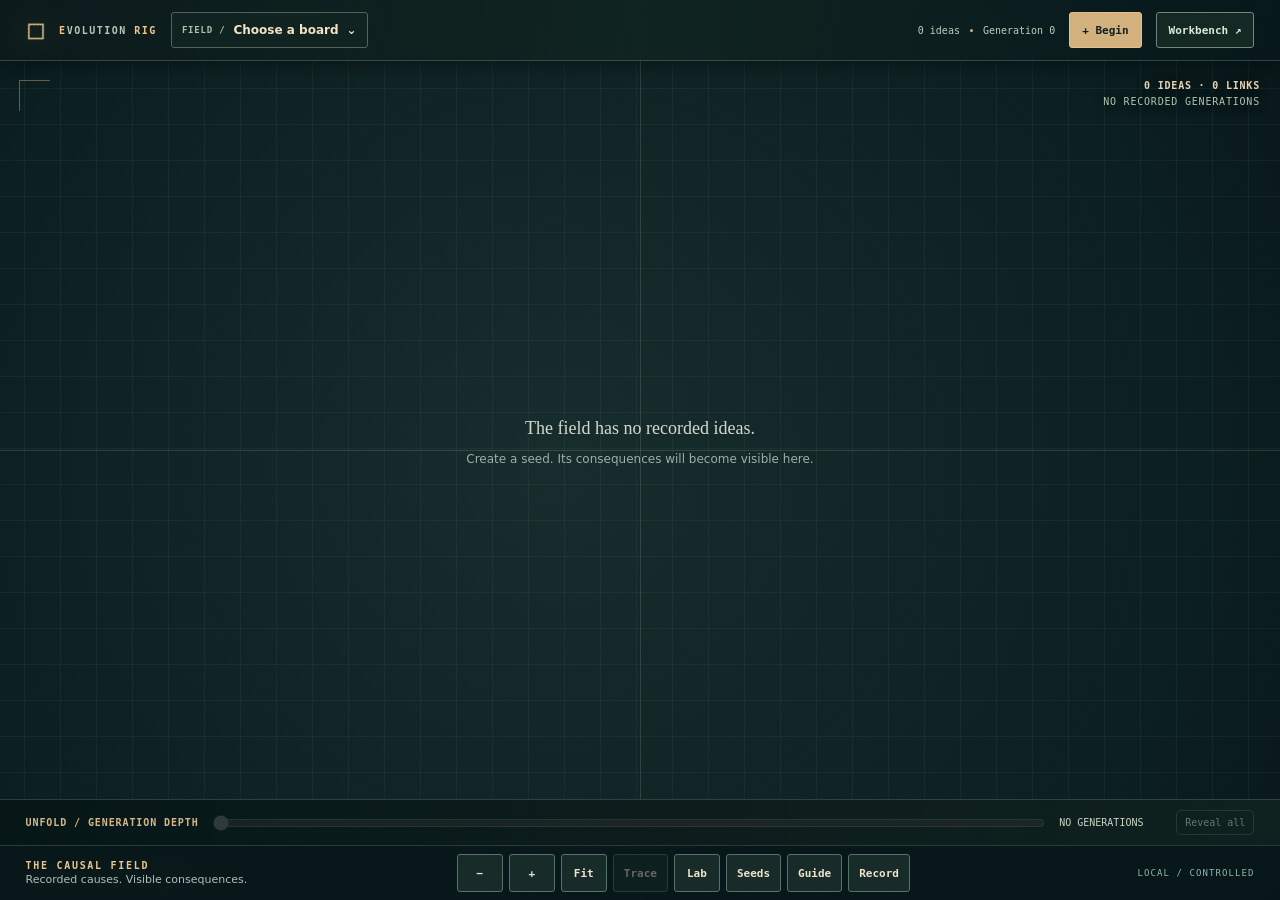
<file: index.html>
<!doctype html>
<html lang="en">
<head>
<meta charset="utf-8"><meta name="viewport" content="width=device-width, initial-scale=1">
<meta name="color-scheme" content="dark"><title>Evolution Rig / Causal Observatory</title>
<style>
:root{--bg:#040915;--bg2:rgba(12,20,39,.82);--panel:rgba(18,29,56,.82);--panel2:rgba(25,37,66,.82);--line:#2c416f;--line2:#4863a1;--ink:#eef3ff;--muted:#aab6d0;--accent:#a8f3dd;--a2:#7fc8ff;--gold:#ffd28b;--red:#f3a3c3;--shadow:0 18px 54px rgba(0,0,0,.34);--round:13px;--mono:ui-monospace,SFMono-Regular,Consolas,monospace;--sans:system-ui,-apple-system,BlinkMacSystemFont,"Segoe UI",sans-serif}
*{box-sizing:border-box}html{scroll-behavior:smooth}body{margin:0;background:linear-gradient(180deg,#030611 0%,#071022 35%,#050a16 100%);color:var(--ink);font-family:var(--sans);font-size:14px;line-height:1.5;position:relative;overflow-x:hidden;isolation:isolate}body::before,body::after{content:"";position:fixed;inset:0;pointer-events:none;z-index:0}body::before{opacity:.92;background:radial-gradient(1px 1px at 4% 8%,rgba(255,255,255,.95) 98%,transparent),radial-gradient(1.2px 1.2px at 16% 74%,rgba(197,233,255,.88) 98%,transparent),radial-gradient(1.3px 1.3px at 26% 22%,rgba(255,255,255,.9) 98%,transparent),radial-gradient(1px 1px at 39% 62%,rgba(199,230,255,.88) 98%,transparent),radial-gradient(1.4px 1.4px at 51% 14%,rgba(255,240,209,.9) 98%,transparent),radial-gradient(1px 1px at 60% 70%,rgba(255,255,255,.88) 98%,transparent),radial-gradient(1.2px 1.2px at 73% 36%,rgba(211,234,255,.92) 98%,transparent),radial-gradient(1px 1px at 84% 19%,rgba(255,255,255,.92) 98%,transparent),radial-gradient(1.25px 1.25px at 92% 77%,rgba(211,234,255,.88) 98%,transparent),radial-gradient(1px 1px at 11% 43%,rgba(255,255,255,.8) 98%,transparent),radial-gradient(1px 1px at 30% 91%,rgba(255,255,255,.75) 98%,transparent),radial-gradient(1px 1px at 48% 46%,rgba(255,255,255,.75) 98%,transparent),radial-gradient(1px 1px at 68% 88%,rgba(255,255,255,.72) 98%,transparent),radial-gradient(1px 1px at 88% 55%,rgba(255,255,255,.7) 98%,transparent),radial-gradient(circle at 18% 16%,rgba(78,116,255,.16),transparent 20%),radial-gradient(circle at 78% 22%,rgba(158,96,255,.14),transparent 22%),radial-gradient(circle at 48% 78%,rgba(72,198,255,.12),transparent 24%);animation:starDrift 90s linear infinite}body::after{background:radial-gradient(circle at 22% 24%,rgba(91,142,255,.16),transparent 20%),radial-gradient(circle at 80% 18%,rgba(196,104,255,.14),transparent 19%),radial-gradient(circle at 62% 74%,rgba(76,192,255,.12),transparent 22%);filter:blur(32px);opacity:.85;animation:nebulaFloat 26s ease-in-out infinite alternate}button,input,textarea,select{font:inherit}button{cursor:pointer}button:disabled{opacity:.4;cursor:not-allowed}button:focus-visible,a:focus-visible,input:focus-visible,select:focus-visible,textarea:focus-visible,[tabindex]:focus-visible{outline:2px solid var(--accent);outline-offset:3px}::selection{background:#284269;color:#fff}a{color:var(--a2)}@keyframes starDrift{from{transform:translate3d(0,0,0)}to{transform:translate3d(-1.4%,1.2%,0)}}@keyframes nebulaFloat{from{transform:translate3d(0,0,0) scale(1)}to{transform:translate3d(1.5%,-1.2%,0) scale(1.05)}}
button{border:1px solid var(--line2);color:var(--ink);background:#22343b;border-radius:9px;padding:9px 12px;transition:background .15s,border-color .15s,transform .15s}button:hover:not(:disabled){background:#30494d;border-color:#759786}button:active:not(:disabled){transform:translateY(1px)}button.primary{background:var(--accent);color:#15221a;border-color:var(--accent);font-weight:800}button.primary:hover:not(:disabled){background:#d5f2b4}button.ghost{background:transparent}button.danger{color:#ffb7b7;border-color:#894950}button.sm{padding:6px 10px;font-size:12px}button.tiny{padding:4px 7px;font-size:11px}
input,textarea,select{background:#0b171c;border:1px solid #466064;border-radius:8px;padding:10px;color:var(--ink);width:100%;max-width:100%}input::placeholder,textarea::placeholder{color:#718b90}textarea{min-height:75px;resize:vertical}select{cursor:pointer}input[type=number]{max-width:110px}input[type=checkbox]{width:auto;accent-color:var(--accent)}label{display:block;font-size:12px;font-weight:700;letter-spacing:.03em;color:#b8d0cb}label input,label textarea,label select{display:block;margin-top:6px;font-weight:400;letter-spacing:0}label.check{display:flex;align-items:center;gap:10px;font-size:13px;letter-spacing:0}small,.muted{color:var(--muted)}p{margin:8px 0 12px}h1,h2,h3{margin:0;line-height:1.2;letter-spacing:-.025em}h1{font-size:clamp(26px,2.8vw,40px)}h2{font-size:21px}h3{font-size:15px}.eyebrow{color:var(--a2);font:700 11px var(--mono);letter-spacing:.14em;text-transform:uppercase}.mono{font-family:var(--mono)}.bar{display:flex;align-items:center;gap:8px;flex-wrap:wrap}.stretch{flex:1}.stack{display:grid;gap:12px}.tiny-note{font-size:12px;color:var(--muted)}.value{font-family:var(--mono);font-weight:800;color:var(--ink)}
.app{display:grid;grid-template-columns:260px minmax(0,1fr);min-height:100vh;position:relative}.rail{background:linear-gradient(180deg,rgba(7,13,28,.92),rgba(9,18,36,.86));backdrop-filter:blur(16px);border-right:1px solid var(--line);padding:23px 16px;display:flex;flex-direction:column;gap:26px;min-width:0;box-shadow:inset -1px 0 0 rgba(255,255,255,.03)}.brand{display:flex;gap:12px;align-items:center}.brand-icon{width:42px;height:42px;border:1px solid var(--accent);border-radius:11px;position:relative;background:radial-gradient(circle at 30% 28%,rgba(124,164,255,.55),transparent 28%),radial-gradient(circle at 72% 30%,rgba(240,194,122,.22),transparent 20%),linear-gradient(180deg,#0a1734,#142447)}.brand-icon:before,.brand-icon:after{content:"";position:absolute;background:var(--accent);width:6px;height:6px;border-radius:50%}.brand-icon:before{left:9px;top:11px;box-shadow:17px 9px 0 var(--accent)}.brand-icon:after{left:13px;bottom:9px}.brand-icon i{position:absolute;inset:0;background:linear-gradient(24deg,transparent 45%,#608779 47%,#608779 50%,transparent 52%),linear-gradient(-33deg,transparent 45%,#608779 47%,#608779 50%,transparent 52%)}.brand strong{display:block;font-size:18px;letter-spacing:-.045em}.brand small{font:700 10px var(--mono);letter-spacing:.15em;color:var(--a2)}.rail-section .eyebrow{margin-bottom:10px}.board-list{display:grid;gap:7px;max-height:36vh;overflow:auto}.board-entry{display:grid;text-align:left;width:100%;gap:4px;border-color:transparent;border-left:3px solid transparent;background:transparent;border-radius:8px}.board-entry:hover{background:#1a2c31}.board-entry.selected{border-left-color:var(--accent);background:#233934}.board-entry span{white-space:nowrap;overflow:hidden;text-overflow:ellipsis}.board-entry small{font:11px var(--mono);color:var(--muted)}.rail-note{margin-top:auto;border-top:1px solid var(--line);padding-top:14px;font-size:12px;color:var(--muted)}.rail-note strong{color:var(--accent)}.rail input,.rail textarea{font-size:12px}
.main{min-width:0;padding:24px clamp(14px,2.8vw,40px) 40px}.masthead{display:flex;align-items:flex-start;justify-content:space-between;gap:14px;margin-bottom:20px}.goal{max-width:900px;font-size:14px;color:#b7c7c3;line-height:1.55}.status-ribbon{display:flex;align-items:center;gap:8px;white-space:nowrap;border:1px solid var(--line);border-radius:99px;padding:8px 12px;font:12px var(--mono);color:var(--muted);background:rgba(7,12,24,.55);backdrop-filter:blur(6px)}.status-dot{height:8px;width:8px;border-radius:50%;background:#6b9794}.status-dot.running{background:var(--accent);box-shadow:0 0 0 3px #b9eb871a}.summary{display:grid;grid-template-columns:repeat(4,minmax(0,1fr));gap:10px;margin-bottom:17px}.summary .stat{background:linear-gradient(180deg,rgba(15,25,47,.88),rgba(10,18,35,.8));border:1px solid var(--line);border-radius:var(--round);padding:14px 16px;backdrop-filter:blur(10px)}.stat strong{font:800 25px var(--mono);letter-spacing:-.06em;display:block}.stat span{font-size:11px;color:var(--muted);text-transform:uppercase;letter-spacing:.07em}.tabs{border-bottom:1px solid var(--line);display:flex;gap:3px;overflow:auto;margin-bottom:20px}.tab{border:0;background:transparent;border-radius:0;border-bottom:2px solid transparent;color:#a6bcb6;padding:11px 16px;white-space:nowrap}.tab[aria-selected=true]{border-color:var(--accent);color:var(--accent);background:#182924}.view[hidden]{display:none!important}.panel{background:linear-gradient(180deg,rgba(14,23,45,.88),rgba(10,17,32,.82));border:1px solid var(--line);border-radius:var(--round);overflow:hidden;min-width:0;backdrop-filter:blur(8px)}.panel-head{padding:16px 18px;border-bottom:1px solid var(--line);display:flex;align-items:center;justify-content:space-between;gap:10px}.panel-body{padding:18px}.grid2{display:grid;grid-template-columns:minmax(0,1.4fr) minmax(290px,.78fr);gap:14px}.workbar{display:flex;gap:10px;flex-wrap:wrap;align-items:center;margin-bottom:14px}.workbar input{width:75px}.workbar .stretch{min-width:200px}.graph-wrap{overflow-x:auto;overflow-y:auto;max-height:70vh;min-height:440px;padding:16px;background:radial-gradient(circle at 16% 14%,rgba(80,126,255,.18) 0%,transparent 25%),radial-gradient(circle at 82% 22%,rgba(169,97,255,.16) 0%,transparent 22%),linear-gradient(180deg,#09111f,#08101d);background-image:radial-gradient(circle at 16% 14%,rgba(80,126,255,.18) 0%,transparent 25%),radial-gradient(circle at 82% 22%,rgba(169,97,255,.16) 0%,transparent 22%),radial-gradient(rgba(174,206,255,.18) .9px,transparent .9px);background-size:auto,auto,26px 26px;border:1px solid rgba(85,110,168,.22)}.graph-layout{position:relative;display:flex;gap:36px;align-items:flex-start;width:max-content;min-width:100%;padding:10px 16px 16px}.graph-edges{position:absolute;inset:0;z-index:0;pointer-events:none;overflow:visible}.generation{position:relative;z-index:1;width:228px;display:flex;flex-direction:column;gap:12px}.generation-head{font:800 11px var(--mono);color:#a0b8ad;letter-spacing:.1em;display:flex;justify-content:space-between;border-bottom:1px solid #35504f;padding:0 0 10px}.idea-card{border:1px solid #39565a;background:#192b30;border-radius:10px;padding:12px;text-align:left;min-height:126px;display:flex;flex-direction:column;gap:7px;cursor:grab;transition:border-color .14s,background .14s,transform .14s;user-select:none}.idea-card:hover{border-color:#82afa0;background:#22383c}.idea-card.selected{border-color:var(--accent);box-shadow:0 0 0 2px #b9eb8720}.idea-card.drag-over{outline:2px dashed var(--a2);outline-offset:2px}.idea-card.dragging{opacity:.45}.idea-card.archived{opacity:.55;border-style:dashed}.card-head{display:flex;justify-content:space-between;gap:8px}.card-title{font-size:13px;font-weight:800;line-height:1.35;word-break:break-word}.badge{font:800 10px var(--mono);border-radius:50px;border:1px solid #4e6961;padding:3px 7px;color:#c4e0d0;white-space:nowrap;height:max-content}.badge.gold{border-color:#b78842;background:#4a3520;color:var(--gold)}.card-desc{font-size:11px;color:var(--muted);line-height:1.45;display:-webkit-box;-webkit-line-clamp:3;-webkit-box-orient:vertical;overflow:hidden}.micro-score{font:11px var(--mono);margin-top:auto;color:#a6c4bf}.micro-score b{color:var(--accent)}.graph-empty{padding:45px 20px;text-align:center;color:var(--muted);max-width:580px;margin:auto}.graph-foot{font:11px var(--mono);color:var(--muted);padding:9px 16px;border-top:1px solid var(--line)}
.inspector-empty{padding:48px 22px;text-align:center;color:var(--muted)}.inspector{padding:18px;max-height:75vh;overflow:auto}.inspector h2{font-size:19px;margin:7px 0 10px;overflow-wrap:anywhere}.inspector p{font-size:13px}.detail-box{border:1px solid #38504f;border-radius:10px;padding:11px 12px;margin:13px 0;background:#17262b}.detail-box .eyebrow{margin-bottom:4px}.metric{display:grid;grid-template-columns:90px 50px minmax(0,1fr);gap:9px;align-items:center;margin:13px 0}.metric .bar-bg{height:7px;border-radius:8px;background:#304244;overflow:hidden}.metric .bar-bg i{display:block;background:var(--accent);height:100%}.metric .bar-bg i.overridden{background:var(--gold)}.metric strong{font:800 13px var(--mono)}.total-display{display:flex;align-items:center;justify-content:space-between;border-bottom:1px solid var(--line);padding:0 0 14px}.total-display strong{font:800 32px var(--mono);color:var(--accent)}.score-override{display:grid;grid-template-columns:1fr 1fr 1fr;gap:8px}.score-override label{font-size:11px}.lineage{display:flex;flex-wrap:wrap;gap:6px}.ancestor{border:1px solid #425b56;padding:5px 8px;border-radius:7px;background:#1e3234;font-size:11px;max-width:100%;text-align:left;word-break:break-word}.code-log{white-space:pre-wrap;overflow-wrap:anywhere;font:11px/1.7 var(--mono);background:#0c181d;border:1px solid #38514c;padding:13px;border-radius:9px;color:#c8d8ce;max-height:320px;overflow:auto}.code-log div+div{margin-top:6px}.hint{color:var(--muted);font-size:12px}
.field-grid{display:grid;grid-template-columns:repeat(2,minmax(0,1fr));gap:12px}.tall-form{display:grid;gap:12px;max-width:840px}.route-grid{display:grid;grid-template-columns:repeat(2,minmax(0,1fr));gap:14px}.option-row{display:flex;align-items:center;flex-wrap:wrap;gap:12px}.option-row label{display:flex;align-items:center;gap:8px}.option-row input[type=number]{margin:0}.juries{overflow:auto}.score-table{width:100%;border-collapse:collapse;font-size:12px}.score-table th{text-align:left;text-transform:uppercase;letter-spacing:.08em;color:var(--muted);font:700 10px var(--mono);padding:12px;border-bottom:1px solid var(--line)}.score-table td{padding:12px;border-bottom:1px solid #284044;vertical-align:top}.score-table tr:hover{background:#1b3034}.score-table td strong{color:var(--accent)}.score-table button{max-width:340px;text-align:left}.cal-grid{display:grid;grid-template-columns:repeat(4,minmax(0,1fr));gap:12px}.cal-card{border:1px solid #3d5553;border-radius:12px;padding:16px;background:#172a2c}.cal-card strong{display:block;font:800 28px var(--mono);margin:6px 0}.cal-card p{font-size:12px;color:var(--muted);margin:0}.runtime-log{max-height:330px;overflow:auto;background:#0d1a1d;padding:10px 14px;border-radius:9px;border:1px solid var(--line);font:12px/1.65 var(--mono);color:var(--muted)}.runtime-log p{margin:6px 0;padding-bottom:6px;border-bottom:1px solid #273d3e;font:inherit}.runtime-log span{color:var(--a2)}.notice{border-left:3px solid var(--a2);background:#183034;padding:11px 14px;color:#c2d5d1;font-size:12px}.notice.warn{border-color:var(--gold);background:#302c23}.two-action{display:grid;grid-template-columns:1fr 1fr;gap:10px}.chip{background:#254039;border-radius:99px;padding:4px 9px;color:var(--accent);font:11px var(--mono)}.empty{border:1px dashed var(--line2);border-radius:12px;padding:24px;color:var(--muted);text-align:center}
.dialog{background:#111f25;color:var(--ink);border:1px solid #58766d;border-radius:16px;width:min(780px,calc(100vw - 28px));max-height:89vh;padding:0;box-shadow:0 24px 120px #0009}.dialog::backdrop{background:#02080bcc;backdrop-filter:blur(3px)}.dialog-header{display:flex;justify-content:space-between;align-items:center;padding:19px 22px;border-bottom:1px solid var(--line)}.dialog-content{padding:22px;overflow-y:auto;max-height:calc(89vh - 140px)}.dialog-footer{display:flex;gap:10px;justify-content:flex-end;padding:14px 22px;border-top:1px solid var(--line)}.dialog form{display:flex;flex-direction:column;max-height:89vh}.toast{position:fixed;bottom:20px;right:20px;z-index:50;max-width:min(450px,calc(100vw - 40px));background:#274039;color:#f6ffec;border:1px solid #7eb59b;border-radius:10px;padding:12px 16px;box-shadow:var(--shadow);font-size:13px}.toast.error{background:#432a2b;border-color:#c77979}.toast[hidden]{display:none}.hide{display:none!important}
@media(max-width:1150px){.grid2{grid-template-columns:1fr}.graph-wrap{min-height:390px;max-height:60vh}.inspector{max-height:none}.rail{padding:18px 12px}.app{grid-template-columns:224px minmax(0,1fr)}}@media(max-width:760px){.app{grid-template-columns:1fr}.rail{border-right:0;border-bottom:1px solid var(--line);gap:12px;padding:15px;display:grid;grid-template-columns:1fr 1fr;align-items:start}.rail .brand{grid-column:1/-1}.rail-note{grid-column:1/-1;margin-top:0}.board-list{max-height:132px}.main{padding:17px 12px 30px}.masthead{flex-direction:column}.status-ribbon{align-self:flex-start}.summary{grid-template-columns:repeat(2,minmax(0,1fr))}.stat strong{font-size:21px}.tabs{margin-left:-12px;margin-right:-12px;padding-left:8px}.tab{padding:12px}.field-grid,.route-grid,.cal-grid{grid-template-columns:1fr}.graph-wrap{max-height:58vh}.generation{width:208px}.workbar .stretch{min-width:100%}.dialog-content{padding:14px}.two-action{grid-template-columns:1fr}}
@media(max-width:520px){.rail{grid-template-columns:1fr}.rail .brand,.rail-note{grid-column:auto}.rail-section{min-width:0}.board-list{max-height:180px}.rail input,.rail textarea{font-size:14px}.workbar label{max-width:100%}}
.evolution-lens{background:#1c2e2e;border-color:#4a766a}.evolution-lens summary{cursor:pointer;font:700 11px var(--mono);letter-spacing:.05em;color:var(--accent);padding:4px 0}.evolution-lens summary:focus-visible{outline:2px solid var(--accent);outline-offset:2px}.evolution-lens strong.gain{color:var(--accent)}.evolution-lens strong.loss{color:var(--gold)}.evolution-lens p{margin:8px 0}.evolution-lens p:last-child{margin-bottom:0}
@media(prefers-reduced-motion:reduce){*,*:before,*:after{scroll-behavior:auto!important;transition:none!important;animation:none!important}}
</style>
<style>
/* Evolution Rig's instrument design system: stateful information, not decorative spectacle. */
:root{
 --bg:#071013;--bg2:#0d1a1d;--panel:#152326;--panel2:#1a2d30;
 --line:#294043;--line2:#48615f;--ink:#f1efe5;--muted:#a4b8b1;
 --accent:#d9ad79;--a2:#9ccec0;--gold:#f1c681;--red:#e8a1a0;
 --shadow:0 18px 58px rgba(0,0,0,.31);--round:8px;
 --serif:Georgia,"Iowan Old Style","Baskerville",serif;
}
html{scroll-behavior:smooth}
body{background:linear-gradient(128deg,#0b1719 0%,#081115 34%,#091116 100%);color:var(--ink);font-size:14px}
h1,h2,h3{letter-spacing:-.03em}h1{font:400 clamp(35px,4.3vw,61px)/1.06 var(--serif);letter-spacing:-.052em;max-width:20ch}
h2{font-weight:650}h3{font-weight:650}
.eyebrow{font-size:10px;letter-spacing:.2em;color:#c1a27c}
button{background:#172b2c;color:#ecefe5;border-color:#47615b;border-radius:5px;padding:9px 12px;transition:background .16s,border-color .16s,color .16s}
button:hover:not(:disabled){background:#294140;border-color:#9bb6a4}
button.primary{background:#dbb884;color:#142522;border-color:#e6c998;font-weight:760}
button.primary:hover:not(:disabled){background:#f1d09e}
button:focus-visible,a:focus-visible,input:focus-visible,textarea:focus-visible,select:focus-visible,[tabindex]:focus-visible{outline:2px solid #f1cb92;outline-offset:3px}
input,textarea,select{border-radius:5px;background:#0b191d;border-color:#45625e}
input::placeholder,textarea::placeholder{color:#92aaa7}
label{font-size:11px;color:#bfd1c8;letter-spacing:.065em}
.app{grid-template-columns:246px minmax(0,1fr)}
.rail{background:linear-gradient(180deg,#0c1b1c 0%,#0d191c 78%,#0b181b 100%);padding:27px 17px;gap:25px;position:sticky;top:0;height:100vh;overflow:auto;border-right:1px solid #36514d}
.brand{padding-bottom:21px;border-bottom:1px solid #314642;gap:11px}
.brand-icon{border-radius:50%;width:46px;height:46px;border:1px solid #b6a783;background:radial-gradient(circle at 50% 50%,#233b34 0%,#112224 53%,#0b181a 54%);box-shadow:0 0 0 4px #bca77e0b}
.brand-icon:before{left:7px;top:11px;background:#e9c18a;box-shadow:19px 9px 0 #88c1b2}
.brand-icon:after{bottom:7px;left:15px;background:#b4dec4}
.brand-icon i{transform:rotate(13deg);opacity:.8}
.brand strong{font-family:var(--serif);font-weight:600;font-size:19px;letter-spacing:-.035em}
.brand small{font-size:9px;color:#a8c3b8;letter-spacing:.12em}
.rail-section .eyebrow{margin-bottom:12px}
.board-entry{border-radius:3px;padding:11px 11px}
.board-entry.selected{background:#20332e;border-left-color:#e9ba78}
.board-entry:hover{background:#20332e}
.board-entry span{font-size:13px;font-weight:600}
.rail-note{line-height:1.6;border-top:1px solid #42554b;padding-top:17px}
.rail-note strong{color:#e5bb84}
.main{padding:27px clamp(18px,3.3vw,52px) 35px}
.masthead{padding:8px 0 22px;border-bottom:1px solid #3a514c;margin-bottom:20px;position:relative;min-height:137px}
.masthead:after{content:"";position:absolute;bottom:-1px;left:0;width:85px;height:2px;background:#d3ab79}
.goal{font-size:14px;color:#b1c4b8;max-width:720px;margin-top:15px;line-height:1.7}
.status-ribbon{color:#d8c6a8;white-space:normal;font-size:11px;border-color:#526255;background:#111e20;padding:8px 12px}
.status-dot{background:#c59a65}
.status-dot.running{background:#a7d1ae;box-shadow:0 0 0 3px #b9eb871c}
.summary{margin-bottom:19px;gap:1px;border:1px solid #354e4b;background:#354e4b;border-radius:5px;overflow:hidden}
.summary .stat{background:#0d1b1e;border:0;border-radius:0;padding:14px 19px;min-height:94px}
.stat strong{font:400 35px/1.1 var(--serif);color:#eac49b;letter-spacing:-.05em}
.stat span{font:700 10px/1.7 var(--mono);color:#9cbab0;letter-spacing:.11em}
.tabs{border-bottom:1px solid #36514a;margin-bottom:19px;gap:8px}
.tab{font:700 11px var(--mono);letter-spacing:.065em;text-transform:uppercase;border:0;border-bottom:2px solid transparent;padding:12px 16px;color:#afc6bd}
.tab[aria-selected=true]{border-bottom-color:#dfb57e;color:#eaca9d;background:#1b2927}
.tab:hover:not(:disabled){background:#1b2927;color:#ecdfc8;border:0;border-bottom:2px solid #b79d7b}
.panel{background:#101f22;border-radius:5px;border:1px solid #39504d}
.panel-head{padding:16px 18px;border-color:#3b514d;gap:13px}
.panel-head h2{font-family:var(--serif);font-size:23px;font-weight:400}
.panel-body{padding:20px}
.graph-wrap{background:radial-gradient(circle at 20% 20%,#1a3732 0%,transparent 36%),radial-gradient(#3e5751 0.7px,transparent .9px),#0b1c20;background-size:auto,24px 24px,auto;padding:17px;min-height:410px}
.generation{width:240px}
.generation-head{color:#c2c9ab;border-bottom-color:#556450}
.idea-card{border-radius:4px;background:linear-gradient(151deg,#1a3032,#142529);border-color:#47625b;min-height:132px;position:relative;box-shadow:0 8px 18px #0002}
.idea-card::before{content:"";position:absolute;top:0;left:0;bottom:0;width:2px;background:#5d958a;opacity:.6}
.idea-card.selected{border-color:#e7ba7a;box-shadow:0 0 0 1px #e7ba7a66,0 12px 23px #0004}
.idea-card.selected::before{background:#e7ba7a;opacity:1}
.idea-card:hover{background:#21383a;border-color:#9cc4b5}
.idea-card.archived{opacity:.71}
.card-title{font:600 14px/1.35 var(--sans)}
.card-desc{font-size:12px;color:#b4c5bf}
.micro-score{font-size:11px;color:#b9d5c9}
.micro-score b{color:#eac38d}
.badge{border-radius:3px;font-size:10px;background:#162626;color:#b1d6c6}
.badge.gold{color:#f8d59e;background:#463423;border-color:#be8d53}
.inspector{max-height:85vh;padding:18px}
.inspector h2{font:400 26px/1.11 var(--serif)}
.detail-box{border-radius:4px;background:#142629;border-color:#3b5952}
.evolution-lens{background:#182e2b;border-color:#628071}
.evolution-lens summary,.evolution-lens strong.gain{color:#edc28a}
.total-display strong{color:#f0c38a;font-family:var(--serif);font-size:38px}
.metric .bar-bg i{background:#a5c4a0}
.metric .bar-bg i.overridden{background:#dfa870}
.ancestor{background:#1a3434;border-color:#55736d;border-radius:3px}
.cal-card{border-radius:4px;background:#14282a;border-color:#42605a}
.cal-card strong{font-family:var(--serif);font-weight:400;font-size:36px;color:#f1c996}
.chip{background:#24362f;color:#d7bb8d}
.notice{background:#183134;border-color:#7bb5a7}
.notice.warn{background:#322a20;border-color:#e0b27c}
.dialog{background:#0c1a1e;border:1px solid #83755d;border-radius:7px}
.toast{background:#233a32;border-color:#a3c6a6;border-radius:4px}
/* The living diagram is a field instrument. Every point is a real idea; every edge is stored ancestry. */
.observatory{margin:3px 0 23px;border:1px solid #576152;background:#09161a;box-shadow:0 20px 65px #0005;position:relative;min-width:0;overflow:hidden}
.observatory::before{content:"";position:absolute;left:14px;top:14px;width:30px;height:30px;border-top:1px solid #c6a87c;border-left:1px solid #c6a87c;pointer-events:none;z-index:1}
.obs-head{padding:23px 26px 20px;display:flex;justify-content:space-between;align-items:flex-end;gap:20px;background:linear-gradient(92deg,#1b2a27,#142321 60%,#102023);border-bottom:1px solid #526254}
.obs-head .eyebrow{margin-bottom:9px}
.obs-head h2{font:400 clamp(27px,2.6vw,40px)/1.14 var(--serif);letter-spacing:-.04em;color:#f7ead6}
.obs-head p{color:#b4c9bd;font-size:12px;max-width:65ch;line-height:1.6;margin:10px 0 0}
.obs-controls{display:flex;flex-wrap:wrap;gap:7px;justify-content:flex-end;align-items:center;max-width:350px}
.obs-controls button{font:700 11px var(--mono);padding:9px 10px;background:#1b2e2d;border-color:#5f7364;color:#e8dbc4}
.obs-controls button:hover:not(:disabled){background:#34483c}
.obs-controls button:disabled{opacity:.33}
.obs-controls .obs-focus{background:#b99b73;color:#142621;border-color:#e7c391}
.obs-controls .obs-focus:hover:not(:disabled){background:#e9c898}
.obs-grid{display:grid;grid-template-columns:minmax(0,1fr) 320px;min-height:424px}
.atlas-field{position:relative;min-width:0;min-height:420px;overflow:hidden;background:#0a1719}
.atlas-field canvas{width:100%;height:420px;display:block;cursor:grab;touch-action:none}
.atlas-field canvas:focus-visible{outline:2px solid #e2be87;outline-offset:-5px}
.atlas-hud{position:absolute;top:18px;left:22px;right:18px;display:flex;align-items:flex-start;justify-content:space-between;gap:14px;pointer-events:none}
.atlas-hud .eyebrow{color:#d5ba90}
.atlas-readout{font:10px/1.6 var(--mono);letter-spacing:.08em;color:#a7c4b4;max-width:210px;text-align:right}
.atlas-readout strong{font-weight:700;color:#ead5b5}
.atlas-key{position:absolute;bottom:17px;right:15px;display:flex;gap:10px;flex-wrap:wrap;background:#091619cc;border:1px solid #344844;padding:8px 9px;max-width:calc(100% - 30px)}
.atlas-key span{display:flex;gap:6px;align-items:center;font:10px var(--mono);color:#c3cec3}
.key-mark{display:inline-block;width:7px;height:7px;border-radius:50%;background:#90c9b9}
.key-mark.gold{background:#ecc389;box-shadow:0 0 0 2px #bca16e65}
.key-mark.archive{background:transparent;border:1px solid #7f9389}
.key-mark.hybrid{background:#9ab9ac;border:2px double #304744;transform:rotate(45deg);border-radius:1px}
.atlas-notebook{border-left:1px solid #596751;background:linear-gradient(155deg,#172824,#0e1e21);padding:23px 19px 18px;display:flex;flex-direction:column;gap:16px;min-width:0;position:relative}
.atlas-notebook::before{content:"OBSERVATION RECORD";position:absolute;right:19px;top:7px;font:8px var(--mono);letter-spacing:.19em;color:#809e90}
.atlas-focus h3{font:400 28px/1.07 var(--serif);color:#f2e4c8;margin:11px 0;overflow-wrap:anywhere}
.atlas-focus p{font-size:12px;color:#bfd0c4;line-height:1.6;margin:0}
.atlas-evidence{display:grid;grid-template-columns:repeat(3,minmax(0,1fr));gap:1px;background:#48584c;border:1px solid #48584c}
.atlas-evidence>div{background:#132523;padding:11px 8px;min-width:0}
.atlas-evidence strong{display:block;font:400 27px var(--serif);color:#e8c28c;font-variant-numeric:tabular-nums}
.atlas-evidence span{font:9px/1.5 var(--mono);text-transform:uppercase;letter-spacing:.07em;color:#b3c7b8;display:block}
.atlas-trace{border-top:1px solid #4f6456;padding-top:13px;font-size:12px;line-height:1.6;color:#c4c9ae}
.atlas-trace .eyebrow{display:block;margin-bottom:6px}
.atlas-recent{margin-top:auto;border-top:1px solid #4f6456;padding-top:12px}
.atlas-index{display:flex;flex-wrap:wrap;gap:6px;margin-top:10px}
.atlas-index button{max-width:100%;white-space:nowrap;overflow:hidden;text-overflow:ellipsis;font:11px var(--mono);color:#d5e3ce;border-color:#557163;background:#1d332d;text-align:left;padding:7px 8px}
.atlas-index button[aria-current=true]{border-color:#e0bd88;color:#f3d6a7;background:#3c382d}
.depth-bar{display:flex;align-items:center;flex-wrap:wrap;gap:15px;padding:12px 20px;background:#14221f;border-top:1px solid #50634f}
.depth-bar label{font:700 10px var(--mono);letter-spacing:.09em;color:#d4bb98;white-space:nowrap}
.depth-bar input[type=range]{flex:1;min-width:130px;width:auto;max-width:none;padding:0;border:0;background:transparent;accent-color:#e8b67a;cursor:pointer}
.depth-bar input[type=range]:disabled{opacity:.35}
.depth-bar output{font:10px var(--mono);color:#c4d7c8;min-width:118px}
.depth-bar button{padding:6px 10px;font:11px var(--mono)}
.obs-foot{padding:11px 20px;border-top:1px solid #485c50;display:flex;flex-wrap:wrap;justify-content:space-between;gap:10px;color:#a7bdac;background:#0c1b1e;font:10px/1.6 var(--mono);letter-spacing:.03em}
.obs-foot strong{color:#e1c28f;font-weight:700}
.workbench-divider{display:flex;justify-content:space-between;align-items:baseline;gap:16px;margin:28px 0 13px;border-top:1px solid #4c6258;padding-top:16px}
.workbench-divider h2{font:400 25px var(--serif);color:#eddfc7}
.workbench-divider p{font-size:12px;color:#b0c3b9;max-width:560px;margin:0}
.workbar{margin-bottom:15px}
.workbar input#nodeSearch{min-width:125px}
.create-board-details{display:block}
.create-board-details>summary{display:none;cursor:pointer;color:#e4c594;font:700 11px var(--mono);letter-spacing:.08em;margin-bottom:12px}
.rail .create-board-details form{margin-top:0}
@media(max-width:1350px){.obs-grid{grid-template-columns:minmax(0,1fr) 290px}.atlas-notebook{padding:19px 15px}.atlas-focus h3{font-size:25px}}
@media(max-width:1150px){.app{grid-template-columns:220px minmax(0,1fr)}.rail{padding:19px 12px}.obs-head{align-items:flex-start;flex-direction:column}.obs-controls{max-width:none;justify-content:flex-start}.obs-grid{grid-template-columns:1fr}.atlas-field,.atlas-field canvas{min-height:390px;height:390px}.atlas-notebook{border-left:0;border-top:1px solid #586955;display:grid;grid-template-columns:1fr 1fr;gap:13px}.atlas-focus{grid-column:1/-1}.atlas-recent{margin-top:0}.atlas-evidence{align-self:start}}
@media(max-width:760px){.app{grid-template-columns:1fr}.rail{height:auto;position:relative;overflow:visible;display:grid;grid-template-columns:1fr 1fr;padding:17px;gap:14px;border-right:0;border-bottom:1px solid #4b5c50}.rail .brand{grid-column:1/-1}.rail-note{grid-column:1/-1}.board-list{max-height:150px}.main{padding:19px 14px 35px}.masthead{min-height:0;padding-bottom:20px}.masthead h1{font-size:clamp(36px,8vw,51px)}.summary .stat{padding:12px 14px;min-height:79px}.stat strong{font-size:30px}.obs-head{padding:21px 18px 18px}.obs-head h2{font-size:32px}.atlas-notebook{grid-template-columns:1fr}.atlas-focus{grid-column:auto}.atlas-field,.atlas-field canvas{min-height:365px;height:365px}.depth-bar{display:flex;align-items:center;flex-wrap:wrap;gap:15px;padding:12px 20px;background:#14221f;border-top:1px solid #50634f}
.depth-bar label{font:700 10px var(--mono);letter-spacing:.09em;color:#d4bb98;white-space:nowrap}
.depth-bar input[type=range]{flex:1;min-width:130px;width:auto;max-width:none;padding:0;border:0;background:transparent;accent-color:#e8b67a;cursor:pointer}
.depth-bar input[type=range]:disabled{opacity:.35}
.depth-bar output{font:10px var(--mono);color:#c4d7c8;min-width:118px}
.depth-bar button{padding:6px 10px;font:11px var(--mono)}
.obs-foot{padding:10px 15px}.workbench-divider{flex-direction:column;gap:3px}.workbench-divider p{margin-top:0}.create-board-details>summary{display:list-item}.rail .create-board-details form{margin-top:12px}}
@media(max-width:520px){.rail{grid-template-columns:1fr}.brand,.rail-note{grid-column:auto}.obs-controls{width:100%;display:grid;grid-template-columns:repeat(4,minmax(0,1fr))}.obs-controls button{padding:10px 5px;min-width:0;font-size:10px}.obs-controls .obs-focus{grid-column:span 2}.obs-controls button[data-atlas-reset]{grid-column:span 2}.atlas-readout{max-width:135px;font-size:9px}.atlas-key{gap:7px}.atlas-key span{font-size:9px}.atlas-field,.atlas-field canvas{height:345px;min-height:345px}.obs-head h2{font-size:28px}.atlas-focus h3{font-size:26px}.stat span{font-size:9px}}
@media(prefers-reduced-motion:reduce){.atlas-field canvas{scroll-behavior:auto}.observatory,.obs-head,.atlas-notebook{animation:none!important;transition:none!important}}

@media(max-width:520px){.depth-bar{padding:11px 15px;gap:9px}.depth-bar label{width:100%}.depth-bar input[type=range]{min-width:120px}.depth-bar output{min-width:75px}}

</style>
<style>
/* Evolution Rig / The Causal Field. Persistent interface <=30% of the viewport
   in default immersive mode; deeper editors open on deliberate request. */
.hud-scrim[hidden]{display:none!important}
.immersion-hud,.hud-dock{display:none}
.resume-immersion{border:1px solid #bbac84;background:#2e382c;color:#efe4c8;font:700 11px var(--mono);letter-spacing:.08em;white-space:nowrap}
#atlasCloseNotebook{display:none}
body.mode-immersive{margin:0;width:100%;height:100dvh;overflow:hidden;background:#061115}
body.mode-immersive .app{display:block;width:100%;height:100dvh;min-height:0}
body.mode-immersive .main{width:100%;height:100dvh;min-height:0;margin:0;padding:0}
body.mode-immersive .main>.masthead,
body.mode-immersive .main>.summary,
body.mode-immersive .main>.tabs,
body.mode-immersive .main>footer,
body.mode-immersive #studio>.workbar,
body.mode-immersive #studio>.workbench-divider,
body.mode-immersive #studio>.grid2{display:none!important}
body.mode-immersive .view#studio{display:block;position:static;margin:0;padding:0}
body.mode-immersive .observatory{position:fixed;inset:0;z-index:1;border:0;box-shadow:none;margin:0;min-height:0;overflow:hidden;background:#061317}
body.mode-immersive .observatory:before{left:19px;top:80px;opacity:.48;z-index:2}
body.mode-immersive .obs-head{display:none}
body.mode-immersive .obs-grid{display:block;position:absolute;inset:0;min-height:0;height:100%;width:100%}
body.mode-immersive .atlas-field{height:100%;width:100%;min-height:0;overflow:hidden}
body.mode-immersive .atlas-field canvas{height:100%;min-height:0;width:100%;cursor:grab}
body.mode-immersive .atlas-hud{z-index:3;left:20px;right:20px;top:78px;pointer-events:none}
body.mode-immersive .atlas-hud .eyebrow{display:none}
body.mode-immersive .atlas-readout{font-size:10px;color:#b1c3ac;text-shadow:0 1px 8px #061317;text-align:right;margin-left:auto;max-width:220px}
body.mode-immersive .atlas-key{display:none}
body.mode-immersive .obs-foot{display:none}
body.mode-immersive .depth-bar{position:fixed;z-index:15;bottom:calc(55px + env(safe-area-inset-bottom,0px));left:0;right:0;height:46px;min-height:0;width:100%;display:flex;align-items:center;gap:12px;padding:7px clamp(14px,2vw,28px);margin:0;border:0;border-top:1px solid #6486785e;background:linear-gradient(90deg,#071718f2,#10221fe9);backdrop-filter:blur(14px)}
body.mode-immersive .depth-bar label{min-width:0;margin:0;color:#d3b78a}
body.mode-immersive .depth-bar input[type=range]{width:auto;min-width:30px;flex:1;height:20px}
body.mode-immersive .depth-bar output{font-size:10px;min-width:105px;margin:0;color:#c8d2c2}
body.mode-immersive .depth-bar button{font-size:10px;white-space:nowrap;padding:6px 8px}
body.mode-immersive .immersion-hud{display:flex;align-items:center;gap:14px;position:fixed;z-index:50;top:0;left:0;right:0;height:61px;padding:0 clamp(14px,2vw,29px);border-bottom:1px solid #7892825e;background:linear-gradient(94deg,#0c1a1ce8,#102420e8 50%,#08181ce8);backdrop-filter:blur(18px);box-shadow:0 2px 22px #0007}
.hud-signature{display:flex;gap:10px;align-items:center;white-space:nowrap;font:700 10px var(--mono);letter-spacing:.15em;color:#efc68a}
.hud-sigil{font:400 29px/1 Georgia,serif;color:#e2c08e;text-shadow:0 0 30px #b3b26e6b;transform:rotate(45deg)}
.hud-wordmark span{color:#b7c8b5}
.hud-board{height:36px;max-width:min(31vw,360px);display:flex;align-items:center;gap:8px;padding:5px 10px;border:1px solid #516457;background:#122622c7;border-radius:3px;color:#f3e2c5;font:600 12px var(--sans)}
.hud-board:hover:not(:disabled){background:#224038}
.hud-board span#hudBoardName{display:block;max-width:210px;overflow:hidden;text-overflow:ellipsis;white-space:nowrap}
.hud-prefix{color:#afc1ac;font:700 9px var(--mono);letter-spacing:.09em}
.hud-flex{flex:1;min-width:6px}
.hud-telemetry{display:flex;align-items:center;gap:10px;white-space:nowrap;font:10px var(--mono);color:#bad0be}
.hud-telemetry i{display:block;width:3px;height:3px;border-radius:50%;background:#cbb38e}
.hud-button{min-height:36px;white-space:nowrap;padding:8px 12px;border-radius:3px;border:1px solid #728779;background:#142923;color:#dceadc;font:700 11px var(--mono)}
.hud-button-primary{border-color:#e7bf86;background:#d2b17f;color:#10211b}
.hud-button-primary:hover:not(:disabled){background:#f0d39b}
body.mode-immersive .hud-dock{display:flex;align-items:center;justify-content:space-between;gap:18px;position:fixed;z-index:40;bottom:0;left:0;right:0;height:calc(55px + env(safe-area-inset-bottom,0px));padding:0 clamp(14px,2vw,29px) env(safe-area-inset-bottom,0px);background:#08171adf;border-top:1px solid #526e606b;backdrop-filter:blur(16px)}
.hud-dock-heading{display:grid;gap:2px;min-width:200px}
.hud-dock-heading b{font:700 10px var(--mono);letter-spacing:.17em;color:#ebc58f}
.hud-dock-heading span{font:11px var(--sans);color:#afc0b6}
.hud-dock-actions{display:flex;align-items:center;justify-content:center;gap:6px}
.hud-dock-actions button{min-width:46px;min-height:38px;border:1px solid #587266;border-radius:3px;background:#172b29;color:#f0e2cc;padding:5px 10px;font:700 11px var(--mono)}
.hud-dock-actions button:hover:not(:disabled){background:#324c40;border-color:#eac88d}
.hud-dock-actions button[aria-expanded=true]{border-color:#dfb67a;background:#524936;color:#ffe7b1}
.hud-dock-end{font:9px var(--mono);letter-spacing:.12em;color:#91b7ad;text-align:right;min-width:135px}
body.mode-immersive .atlas-notebook{display:none;position:fixed;z-index:45;right:16px;top:82px;bottom:auto;left:auto;width:min(380px,29vw);max-height:min(43vh,400px);overflow-y:auto;padding:17px 17px 14px;box-shadow:0 20px 75px #000b;border:1px solid #b6a27875;background:linear-gradient(156deg,#172b28f8,#0b2024f9);border-radius:3px;gap:10px}
body.mode-immersive.ui-notes-open .atlas-notebook{display:flex;flex-direction:column}
body.mode-immersive .atlas-notebook::before{right:17px;top:7px}
body.mode-immersive .atlas-focus h3{font-size:clamp(19px,2vw,27px);margin:7px 0}
body.mode-immersive .atlas-evidence strong{font-size:23px}
body.mode-immersive .atlas-evidence>div{padding:7px}
body.mode-immersive .atlas-recent{margin-top:0}
body.mode-immersive #atlasCloseNotebook{display:flex;align-self:flex-start;gap:5px;align-items:center;border:0;border-bottom:1px solid #9b967553;background:transparent;border-radius:0;padding:4px 0 7px;color:#d9c4a4;font:600 11px var(--mono)}
body.mode-immersive .rail{display:flex;flex-direction:column;gap:21px;position:fixed;z-index:210;inset:0 auto 0 0;width:min(368px,calc(100vw - 22px));height:100dvh;min-width:0;max-width:100%;overflow-y:auto;padding:24px 20px;background:#101f23;box-shadow:25px 0 90px #0009;border-right:1px solid #d0ae7c5e;transform:translateX(-103%);visibility:hidden;pointer-events:none;transition:transform .22s ease,visibility .22s}
body.mode-immersive.ui-boards-open .rail{transform:translateX(0);visibility:visible;pointer-events:auto}
body.mode-immersive .hud-scrim{display:block;position:fixed;inset:0;z-index:190;background:#000b;backdrop-filter:blur(3px)}
body.mode-immersive .hud-scrim[hidden]{display:none!important}
body.mode-immersive .rail .create-board-details>summary{display:list-item}
body.mode-immersive .rail .create-board-details form{margin-top:11px}
body.mode-immersive .rail .board-list{max-height:25vh}
body.mode-immersive .toast{bottom:calc(112px + env(safe-area-inset-bottom,0px));z-index:300}
@media(max-width:1190px){.hud-dock-end{display:none}.hud-dock-heading{min-width:0}body.mode-immersive .atlas-notebook{width:min(350px,31vw)}}
@media(max-width:850px){.hud-signature .hud-wordmark{display:none}.hud-telemetry{display:none}.hud-board{max-width:48vw}.hud-dock-heading span{display:none}.hud-dock-heading{min-width:0}body.mode-immersive .atlas-notebook{width:min(330px,44vw)}}
@media(max-width:600px){
 body.mode-immersive .immersion-hud{height:53px;padding:0 11px;gap:7px}
 .hud-signature{gap:0}.hud-sigil{font-size:22px}.hud-prefix{display:none}
 .hud-board{flex:1;min-width:0;max-width:none;height:35px;gap:4px;padding:4px 7px}
 .hud-board span#hudBoardName{font-size:11px;max-width:100%}
 .hud-flex{display:none}
 .hud-button{min-height:35px;padding:5px 8px;font-size:10px}
 #hudWorkbench{font-size:0;min-width:42px}#hudWorkbench span{font-size:17px}
 .hud-dock-heading{display:none}
 body.mode-immersive .hud-dock{justify-content:center;height:calc(51px + env(safe-area-inset-bottom,0px));padding:0 8px env(safe-area-inset-bottom,0px)}
 .hud-dock-actions{width:100%;gap:5px;justify-content:space-evenly}
 .hud-dock-actions button{flex:1;min-width:0;max-width:100px;height:39px;font-size:11px;padding:5px 7px}
 body.mode-immersive .depth-bar{bottom:calc(51px + env(safe-area-inset-bottom,0px));height:48px;min-height:0;padding:5px 10px;gap:7px;flex-wrap:nowrap}
 body.mode-immersive .depth-bar label{display:none}
 body.mode-immersive .depth-bar output{font-size:9px;min-width:77px}
 body.mode-immersive .depth-bar button{min-width:0;font-size:9px;padding:5px 6px}
 body.mode-immersive .atlas-hud{top:64px;left:14px;right:14px}
 body.mode-immersive .observatory:before{top:70px;left:10px}
 body.mode-immersive .atlas-readout{font-size:9px;max-width:180px}
 body.mode-immersive .atlas-notebook{top:65px;right:9px;width:calc(100vw - 18px);max-height:32vh;min-height:0;padding:12px;gap:8px}
 body.mode-immersive .atlas-evidence strong{font-size:20px}
 body.mode-immersive .atlas-focus h3{font-size:20px}
 body.mode-immersive .rail{width:calc(100vw - 12px);padding:17px}
}
@media(max-width:350px){#hudNewSeed{font-size:0;min-width:36px}#hudNewSeed::before{content:'+';font-size:19px}body.mode-immersive .depth-bar output{min-width:57px;font-size:8px}}
@media(max-height:650px){body.mode-immersive .immersion-hud{height:46px}body.mode-immersive .hud-dock{height:calc(43px + env(safe-area-inset-bottom,0px))}body.mode-immersive .depth-bar{bottom:calc(43px + env(safe-area-inset-bottom,0px));height:39px;padding-top:2px;padding-bottom:2px}body.mode-immersive .atlas-hud{top:55px}body.mode-immersive .observatory:before{top:56px}body.mode-immersive .atlas-notebook{top:55px;max-height:35vh}}
@media(prefers-reduced-motion:reduce){body.mode-immersive .rail{transition:none!important}body.mode-immersive .atlas-notebook{animation:none!important}}
/* The only empty-state annotation: this is a doorway, not manufactured data. */
.field-prologue{display:none}
body.mode-immersive .field-prologue:not([hidden]){display:flex;position:fixed;z-index:10;left:clamp(27px,3vw,52px);bottom:145px;flex-direction:column;gap:11px;width:min(390px,34vw);padding:20px 22px 18px;background:linear-gradient(115deg,#112420ee,#0b1b1ccf);border-left:2px solid #caaa7c;border-top:1px solid #83917b50;box-shadow:14px 16px 55px #0107076e;backdrop-filter:blur(7px);pointer-events:auto}
.field-prologue-label{color:#d6b988;font:700 10px var(--mono);letter-spacing:.16em}
.field-prologue h2{font:400 clamp(24px,2.6vw,37px)/1.08 var(--serif);letter-spacing:-.04em;color:#f2e2c6}
.field-prologue p{font-size:12px;line-height:1.55;color:#a9c1b4;max-width:33ch;margin:0}
.field-prologue button{align-self:flex-start;color:#e9c58f;background:transparent;border:1px solid #ac926d;padding:8px 11px;font:700 10px var(--mono);border-radius:2px}
@media(max-width:1299px),(max-height:849px){body.mode-immersive .field-prologue:not([hidden]){display:none}}
/* Short landscape: retain actual actions instead of converting field into toolbars. */
@media(max-height:530px){
 body.mode-immersive .immersion-hud{height:38px}
 body.mode-immersive .hud-dock{height:33px;padding-bottom:0}
 body.mode-immersive .depth-bar{height:28px;bottom:33px;padding:2px 12px;gap:5px}
 body.mode-immersive .atlas-readout{display:none}
 body.mode-immersive .observatory:before{top:45px}
 body.mode-immersive .atlas-notebook{top:45px;max-height:35vh}
 .hud-button{min-height:29px;padding-top:3px;padding-bottom:3px}
 .hud-board{height:29px}
 .hud-dock-actions button{height:29px;min-height:29px}
 body.mode-immersive .depth-bar input[type=range]{height:14px}
 body.mode-immersive .depth-bar button{padding:3px 6px}
}
@media(max-height:330px){body.mode-immersive .depth-bar{display:none}}

</style>
</head>
<body class="mode-immersive">
<div class="app">
<aside class="rail" id="workspaceRail" aria-label="Boards and workspace controls">
  <div class="brand"><div class="brand-icon" aria-hidden="true"><i></i></div><div><strong>EVOLUTION RIG</strong><small>AN INSTRUMENT FOR POSSIBILITIES</small></div></div>
  <section class="rail-section"><div class="eyebrow">01 / Boards</div><div id="boardList" class="board-list" role="list" aria-label="Available boards"></div></section>
  <section class="rail-section"><div class="eyebrow">New independent board</div><details class="create-board-details" id="boardComposer" open><summary>Create a board</summary>
    <form id="boardForm" class="stack"><label>Board title<input name="title" required maxlength="120" placeholder="e.g. Better offline workflows"></label><label>Goal / directive<textarea name="objective" required maxlength="1600" rows="3" placeholder="What should this board optimize for?"></textarea></label><button class="primary" type="submit">+ Create board</button></form></details>
  </section>
  <section class="rail-section"><div class="eyebrow">The Seed Vault / 20 origins</div><p class="tiny-note">Twenty fully specified ideas you can plant as a new board or add to the one you have.</p><div class="stack"><button type="button" class="ghost" id="boardStarters">Explore twenty starters ↗</button><button type="button" class="ghost" id="boardLab" aria-haspopup="dialog" aria-controls="rigLab">Open Evolution Lab</button><button type="button" class="ghost" id="boardGuide" aria-haspopup="dialog" aria-controls="guideDialog">How this works ↗</button></div></section>
  <section class="rail-section"><div class="eyebrow">Workspace portability</div><div class="stack"><button class="ghost" id="downloadWorkspace" type="button">Export workspace JSON</button><button class="ghost" id="importWorkspace" type="button">Import workspace JSON</button><input hidden id="workspaceFile" type="file" accept=".json,application/json"></div></section>
  <div class="rail-note"><strong>Private by default.</strong> Boards and ideas stay in this browser storage. There is no service or account. Export JSON periodically; browser storage can be cleared. Model calls leave the device only if you explicitly choose a remote provider. <div id="storageNotice" class="tiny-note" style="margin-top:9px"></div></div>
</aside>
<main class="main" id="main">
  <div class="immersion-hud" id="immersionHud" role="toolbar" aria-label="Causal field operations">
    <div class="hud-signature" aria-hidden="true"><span class="hud-sigil">◇</span><span class="hud-wordmark">E<span>VOLUTION</span> RIG</span></div>
    <button type="button" id="hudBoards" class="hud-board" aria-label="Open board switcher and workspace controls" aria-controls="workspaceRail" aria-expanded="false"><span class="hud-prefix">FIELD /</span><span id="hudBoardName">No board selected</span><span aria-hidden="true">⌄</span></button>
    <span class="hud-flex"></span>
    <div class="hud-telemetry" aria-label="Current field statistics"><span id="hudIdeaCount">0 ideas</span><i aria-hidden="true"></i><span id="hudGeneration">Generation 0</span></div>
    <button type="button" id="hudNewSeed" class="hud-button hud-button-primary">+ Seed</button>
    <button type="button" id="hudWorkbench" class="hud-button" aria-label="Open complete Evolution Rig workbench">Workbench <span aria-hidden="true">↗</span></button>
  </div>
  <div class="hud-dock" id="immersionDock" role="toolbar" aria-label="Causal field navigation">
    <div class="hud-dock-heading"><b>THE CAUSAL FIELD</b><span>Recorded causes. Visible consequences.</span></div>
    <div class="hud-dock-actions">
      <button id="hudZoomOut" type="button" aria-label="Zoom out" title="Zoom out">−</button>
      <button id="hudZoomIn" type="button" aria-label="Zoom in" title="Zoom in">+</button>
      <button id="hudFit" type="button" aria-label="Fit complete field" title="Fit field">Fit</button>
      <button id="hudTrace" type="button" aria-label="Center on selected idea" title="Trace selected idea">Trace</button>
      <button id="hudLab" type="button" aria-haspopup="dialog" aria-controls="rigLab" title="Open Evolution Lab">Lab</button><button id="hudStarters" type="button" aria-haspopup="dialog" aria-controls="starterDialog" aria-label="Explore twenty starter ideas">Seeds</button>
      <button id="hudGuide" type="button" aria-haspopup="dialog" aria-controls="guideDialog" aria-label="Open the field manual">Guide</button>
      <button id="hudInfo" type="button" aria-expanded="false" aria-controls="atlasNotebook" aria-label="Show selected idea field report">Record</button>
    </div>
    <span class="hud-dock-end" id="hudRoute">LOCAL / OFFLINE</span>
  </div>

  <header class="masthead"><div><div class="eyebrow" id="boardKicker">BOARD / NONE</div><h1 id="boardTitle">Create a board to begin.</h1><p id="boardObjective" class="goal">Define a goal, grow candidate ideas, compare them with an inspectable jury and export a strong candidate as a project.</p></div><button type="button" id="resumeImmersion" class="resume-immersion">◈ Return to field</button><div class="status-ribbon" id="autoStatus"><span class="status-dot" id="autoDot"></span><span id="autoStatusLabel">AUTOPILOT / IDLE</span></div></header>
  <section class="summary" aria-label="Board statistics"><div class="stat"><strong id="statTotal">0</strong><span>Total ideas</span></div><div class="stat"><strong id="statActive">0</strong><span>Active candidates</span></div><div class="stat"><strong id="statGold">0</strong><span>Gold shortlisted</span></div><div class="stat"><strong id="statGenerations">0</strong><span>Deepest generation</span></div></section>
  <nav class="tabs" id="viewTabs" role="tablist" aria-label="Workspace areas"><button class="tab" data-view="studio" role="tab" aria-selected="true">01 / Studio</button><button class="tab" data-view="jury" role="tab" aria-selected="false">02 / Jury</button><button class="tab" data-view="autopilot" role="tab" aria-selected="false">03 / Autopilot</button><button class="tab" data-view="models" role="tab" aria-selected="false">04 / Models</button></nav>
  <section class="view" id="studio" role="tabpanel" aria-label="Idea studio">
    <div class="workbar"><button class="primary" id="newSeed">+ New seed</button><button class="ghost" id="workbenchStarters" aria-haspopup="dialog" aria-controls="starterDialog">Seed Vault / 20</button><button class="ghost" id="workbenchLab" type="button" aria-haspopup="dialog" aria-controls="rigLab">Evolution Lab</button><button class="ghost" id="workbenchGuide" aria-haspopup="dialog" aria-controls="guideDialog">How it works</button><button id="branchSelected">Branch selected</button><label class="bar" style="gap:6px">N <input type="number" id="branchCount" min="1" max="8" step="1" value="3" aria-label="Number of branch children"></label><button id="crossPicked">Crossbreed picked pair</button><span class="stretch"></span><label>Filter <select id="nodeFilter"><option value="active">Active</option><option value="all">All, including archived</option><option value="gold">Gold only</option></select></label><label>Search <input id="nodeSearch" placeholder="Title or mechanism" aria-label="Search ideas"></label></div>
    <section class="observatory" id="observatory" aria-labelledby="atlasTitle">
    <header class="obs-head"><div><div class="eyebrow">THE OBSERVATORY / CAUSAL SURVEY</div><h2 id="atlasTitle">Every possibility leaves a trace.</h2><p>The map is evidence, not a prediction. Every point is a recorded idea. Every thread is a real parent relationship. Even discarded paths remain.</p></div><div class="obs-controls" aria-label="Observatory navigation"><button id="atlasZoomOut" aria-label="Zoom out" title="Zoom out">− Zoom</button><button id="atlasZoomIn" aria-label="Zoom in" title="Zoom in">+ Zoom</button><button data-atlas-reset id="atlasReset" title="Fit full field (Home)">Fit field</button><button class="obs-focus" id="atlasFocus" title="Center and magnify selected idea">Trace selected</button></div></header>
    <div class="obs-grid"><div class="atlas-field"><div class="atlas-hud"><div class="eyebrow">FIELD / <span id="atlasModeLabel">UNPOPULATED</span></div><div class="atlas-readout" id="atlasReadout">0 IDEAS · 0 LINKS<br>NO SURVEY DATA</div></div><aside class="field-prologue" id="fieldPrologue" aria-labelledby="fieldPrologueTitle" hidden><span class="field-prologue-label">FIELD NOTE / ORIGIN ZERO</span><h2 id="fieldPrologueTitle">Everything begins with a choice.</h2><p id="fieldPrologueText">The field will record every lineage you create. No invented paths. No erased ancestors.</p><button id="fieldPrologueStart" type="button">Open a board <span aria-hidden="true">↗</span></button><button id="fieldPrologueStarters" type="button" aria-haspopup="dialog" aria-controls="starterDialog">Browse 20 starter ideas <span aria-hidden="true">↗</span></button><button id="fieldPrologueGuide" type="button" aria-haspopup="dialog" aria-controls="guideDialog">Read the field manual <span aria-hidden="true">↗</span></button></aside><canvas id="atlasCanvas" tabindex="0" role="img" aria-label="Interactive causal field. Every point corresponds to an idea; links show recorded ancestry. Click or tap a point to select. Drag to pan, scroll to zoom. Use the adjacent list, family tree, or jury table for keyboard and screen-reader access.">Your ideas and ancestry are also available in the accessible family tree and jury table below.</canvas><div class="atlas-key" aria-label="Diagram legend"><span><i class="key-mark"></i>Active</span><span><i class="key-mark gold"></i>Gold</span><span><i class="key-mark archive"></i>Archived</span><span><i class="key-mark hybrid"></i>Two parents</span></div></div>
    <aside class="atlas-notebook" id="atlasNotebook" aria-label="Selected idea and survey findings"><button id="atlasCloseNotebook" type="button" aria-label="Close field report">× <span>Close record</span></button><div class="atlas-focus" aria-live="polite" aria-atomic="true"><div class="eyebrow" id="atlasFocusKicker">FIELD REPORT / AWAITING INPUT</div><h3 id="atlasFocusTitle">No idea selected.</h3><p id="atlasNarrative">Create a board and place a seed. The field will show the lineages you actually construct.</p></div><div class="atlas-evidence" aria-label="Trace counts"><div><strong id="atlasAncestorCount">0</strong><span>Ancestors</span></div><div><strong id="atlasDescendantCount">0</strong><span>Descendants</span></div><div><strong id="atlasArchiveCount">0</strong><span>Archived trails</span></div></div><div class="atlas-trace"><span class="eyebrow">EVIDENCE / NOT ORACLE</span><span id="atlasTraceText">The jury measures textual structure. No rating proves originality, feasibility or real-world impact.</span></div><div class="atlas-recent"><div class="eyebrow">SIGNALS / SELECT A RECORD</div><div class="atlas-index" id="atlasIndex" role="group" aria-label="Notable ideas in the current board"></div></div></aside></div>
    <div class="depth-bar" aria-label="Timeline depth exploration"><label for="atlasDepth">UNFOLD / GENERATION DEPTH</label><input id="atlasDepth" type="range" min="0" max="0" value="0" step="1" aria-label="Show ideas through generation" disabled><output id="atlasDepthLabel" for="atlasDepth">NO GENERATIONS</output><button id="atlasUnfoldAll" class="sm ghost" disabled>Reveal all</button></div>
    <div class="obs-foot"><span><strong id="atlasFootSummary">No generations recorded</strong> · click a node to follow its ancestry</span><span>Pointer: select / drag / zoom · Keyboard: use signal buttons below or focus the canvas for arrows / ± / Home</span></div>
  </section>
  <div class="workbench-divider"><h2>Work with the evidence</h2><p>Generate, combine and scrutinize candidates. The original family tree remains an accessible, editable record below.</p></div>
    <div class="grid2"><section class="panel"><div class="panel-head"><div><h2>Family tree</h2><small>Drag one idea onto another to crossbreed. Select any card to inspect it.</small></div><button class="sm ghost" id="clearPick">Clear parents</button></div><div class="graph-wrap" id="graphWrap"><div class="graph-layout" id="graphLayout"><svg class="graph-edges" id="graphEdges" aria-hidden="true"></svg><div id="graphEmpty" class="graph-empty">Your first seed becomes generation zero.</div></div></div><div class="graph-foot"><span id="pickedLabel">PARENTS / none</span> <span style="float:right">Lines show ancestry, including archived ancestors.</span></div></section>
    <aside class="panel" aria-label="Selected idea inspector"><div class="panel-head"><h2>Idea inspector</h2><span class="eyebrow" id="inspectId">NO SELECTION</span></div><div id="inspector" class="inspector-empty">Select an idea node to see its fields, scores, overrides, history and lineage.</div></aside></div>
  </section>
  <section class="view" id="jury" role="tabpanel" aria-label="Jury and calibration" hidden>
    <div class="panel" style="margin-bottom:15px"><div class="panel-head"><div><h2>Reference anchor calibration</h2><small>Fixed weak / medium / strong fixtures; computed in JavaScript, never awarded by a language model.</small></div><span class="chip" id="calibrationBadge">CALIBRATING</span></div><div class="panel-body"><div id="anchorCards" class="cal-grid"></div><p class="tiny-note">Metric normalization uses the weak and strong fixtures. The medium fixture must land between them. Gold is blocked if anchor checks fail. This is a structural rubric, not external validation of market novelty or technical correctness.</p><button id="rerunAnchors" class="sm">Re-run reference jury</button></div></div>
    <div class="panel"><div class="panel-head"><div><h2>Candidate jury ledger</h2><small>Every verdict is recalculable and every override is logged in the node inspector.</small></div></div><div class="juries"><table class="score-table"><thead><tr><th>Candidate</th><th>Origin</th><th>Originality</th><th>Feasibility</th><th>Impact</th><th>Total</th><th>Decision</th></tr></thead><tbody id="juryRows"></tbody></table></div></div>
  </section>
  <section class="view" id="autopilot" role="tabpanel" aria-label="Autonomous evolution">
    <div class="grid2"><section class="panel"><div class="panel-head"><h2>Evolution autopilot</h2><span class="eyebrow">OPERATOR CONTROLLED</span></div><div class="panel-body stack">
      <div class="notice warn">Runs only while this page remains open. Browsers may throttle timers in background tabs; closing the page stops evolution. No persistent service or hidden agent is installed.</div>
      <div class="field-grid"><label>Maximum steps / hour<input id="stepsPerHour" type="number" min="1" max="120" value="12"></label><label>Minimum seconds between steps<input id="secondsBetween" type="number" min="5" max="3600" value="30"></label><label>Active population cap<input id="populationCap" type="number" min="4" max="250" value="24"></label><label>Prune threshold (out of 15)<input id="pruneThreshold" type="number" min="3" max="12" value="7"></label></div>
      <p class="hint" id="effectiveCadence">Effective interval: 300 seconds per step (bounded by both controls).</p>
      <div class="bar"><button class="primary" id="startAuto">Start autopilot</button><button id="stopAuto" disabled>Stop</button><button id="stepOnce">Run one step</button></div>
      <div class="notice">Selection favors strong active candidates while occasionally exploring alternatives. Pruning means <strong>archiving</strong> the lowest-scoring low-value leaves, not deleting their ancestry.</div>
    </div></section><section class="panel"><div class="panel-head"><h2>Execution log</h2><button class="sm" id="clearRuntimeLog">Clear view</button></div><div class="panel-body"><div id="runtimeLog" class="runtime-log" aria-live="polite"></div><p class="tiny-note">Logs include generation source, selected parents, child IDs and pruning decisions. Never includes API keys.</p></div></section></div>
  </section>
  <section class="view" id="models" role="tabpanel" aria-label="Model and network configuration">
    <div class="grid2"><section class="panel"><div class="panel-head"><div><h2>Generation router</h2><small>All model output is treated as candidate text. Code owns all scores and gates.</small></div></div><div class="panel-body tall-form">
      <label>Route<select id="provider"><option value="offline">Offline / procedural (no model)</option><option value="ollama">Ollama / local</option><option value="lmstudio">LM Studio / local</option><option value="mlx">MLX / OpenAI-compatible</option><option value="openrouter">OpenRouter / API</option><option value="anthropic">Anthropic / API</option><option value="openai">OpenAI / API</option><option value="azure">Azure OpenAI / API</option></select></label>
      <label>Endpoint (exact chat URL)<input id="endpoint" type="url" spellcheck="false" placeholder="No endpoint for offline mode"></label><label>Model or deployment ID<input id="modelId" spellcheck="false" placeholder="Required for model routes"></label>
      <label>API key / local access token<input id="apiKey" type="password" autocomplete="off" spellcheck="false" placeholder="Optional for local; required for hosted API"></label>
      <label class="check"><input type="checkbox" id="persistKey"> Save this key in this browser's localStorage (otherwise session only)</label>
      <div class="bar"><button class="primary" id="saveRouter">Save routing configuration</button><button id="probeRouter">Test connection (may use tokens)</button><button class="ghost" id="forgetKey">Forget key</button></div>
      <div class="notice" id="routerWarning">Offline mode generates deterministic recombinations and needs no network access.</div>
      <div class="code-log" id="routerState" role="status" aria-live="polite"></div>
    </div></section><section class="panel"><div class="panel-head"><h2>Trust boundaries</h2></div><div class="panel-body stack"><div class="detail-box"><div class="eyebrow">LOCAL</div><p>Seed creation, scoring, calibration, pruning, lineage, saving and exports work entirely in the browser.</p></div><div class="detail-box"><div class="eyebrow">MODEL ROUTES</div><p>Only user-triggered generations and connection tests contact the configured endpoint. Model payloads include the current board directive and selected parent fields.</p></div><div class="detail-box"><div class="eyebrow">CREDENTIALS</div><p>Keys live in sessionStorage by default or localStorage on explicit opt-in. They are not included in project ZIPs or workspace JSON. Browser storage is not a security vault; do not use high-privilege keys on shared computers.</p></div><div class="detail-box"><div class="eyebrow">CORS + BROWSER LIMITS</div><p>Some APIs block cross-origin browser requests. Ollama may need permitted origins; local HTTP endpoints should be bound to loopback. For strict offline guarantees, choose Offline. No secret-holding server proxy is bundled.</p></div><div class="detail-box"><div class="eyebrow">EXPORT</div><p>Gold project exports are standard ZIP folders. On browsers supporting directory write access, you can also choose an output folder without uploading data.</p></div></div></section></div>
  </section>
  <footer style="margin-top:25px;color:#708a89;font:11px var(--mono)">EVOLUTION RIG / LOCAL INSTRUMENT / NO EXTERNAL LIBRARIES / NOTHING RUNS WHEN CLOSED</footer>
</main></div>
<dialog id="rigLab" aria-labelledby="rigLabTitle">
 <div class="rig-lab-shell">
  <header class="rig-lab-head"><div><span class="lab-overline">EVOLUTION RIG / MISSION CONTROL</span><h2 id="rigLabTitle">The Evolution Lab</h2><p>Real experiments. Inspectable trade-offs. Your universe, under your control.</p></div><button type="button" id="labClose" class="ghost">Close ×</button></header>
  <nav id="rigLabNav" class="rig-lab-nav" aria-label="Lab sections"></nav>
  <main id="rigLabBody" class="rig-lab-body" tabindex="-1"></main>
  <footer class="rig-lab-foot"><span id="labContext">LOCAL / NOTHING CHANGES UNTIL YOU ACT</span><span id="labStatus" role="status" aria-live="polite"></span></footer>
 </div>
</dialog>
<div class="hud-scrim" id="hudScrim" hidden aria-hidden="true"></div>
<dialog id="starterDialog" aria-labelledby="starterHeading" aria-describedby="starterIntro">
  <div class="starter-shell">
    <header class="starter-head"><div><div class="starter-kicker">EVOLUTION RIG / ORIGIN LIBRARY · 20</div><h2 id="starterHeading">The Seed Vault<span aria-hidden="true">.</span></h2><p id="starterIntro">Twenty possible beginnings. Every one has a mechanism, a first experiment and a way to fail. Choose one; the future is yours to grow.</p></div><button type="button" class="starter-close" id="starterClose" aria-label="Close starter ideas">✕ <span>Close</span></button></header>
    <div class="starter-filterbar"><label class="starter-search-label" for="starterSearch">FIND A BEGINNING<input id="starterSearch" type="search" placeholder="Search ideas, problems, mechanisms…" autocomplete="off"></label><div class="starter-filter-buttons" id="starterFilters" role="group" aria-label="Starter idea themes"></div></div>
    <div class="starter-catalog">
      <section class="starter-list-panel" aria-label="Starter idea choices"><div class="starter-section-title"><span>SELECT AN ORIGIN</span><output id="starterCount" aria-live="polite">20 ideas</output></div><div class="starter-list" id="starterList"></div></section>
      <section class="starter-detail-panel" id="starterDetailPanel" aria-labelledby="starterName"><div class="starter-detail-intro"><span class="starter-current-index" id="starterCurrentIndex">ORIGIN 01 / 20</span><span class="starter-category-tag" id="starterCurrentCategory">SYSTEMS</span><h3 id="starterName" aria-live="polite">Select a beginning</h3><p class="starter-promise" id="starterPromise"></p></div><div class="starter-detail-chapters"><div><b>THE TENSION</b><p id="starterProblem"></p></div><div><b>THE MECHANISM</b><p id="starterMechanism"></p></div><div><b>FIRST CONTACT WITH REALITY</b><p id="starterPlan"></p></div><div><b>WHAT WOULD PROVE IT?</b><p id="starterValidation"></p></div><div><b>THE COST OF GETTING IT WRONG</b><p id="starterRisks"></p></div></div></section>
    </div>
    <footer class="starter-foot"><span id="starterBoardContext">No board selected. Make a new one to begin.</span><div class="starter-actions"><button type="button" id="starterEdit" class="ghost" disabled>Edit first</button><button type="button" id="starterIntoBoard" class="ghost" disabled>Add to current board</button><button type="button" id="starterNewBoard" class="primary">Plant as new board ↗</button></div></footer>
  </div>
</dialog>
<dialog id="guideDialog" aria-labelledby="guideHeading" aria-describedby="guideIntro">
  <div class="guide-shell">
    <header class="guide-head"><div><div class="guide-kicker">EVOLUTION RIG / FIELD MANUAL</div><h2 id="guideHeading">How the rig works<span aria-hidden="true">.</span></h2><p id="guideIntro">This is a local-first idea greenhouse. You define a board, plant seeds, branch or crossbreed them, inspect the results with a visible jury, and keep the ancestry. Nothing runs when the page is closed.</p></div><button type="button" class="guide-close" id="guideClose" aria-label="Close field manual">✕ <span>Close</span></button></header>
    <div class="guide-grid">
      <section class="guide-card"><span>01 / BOARDS</span><h3>Boards are mission containers.</h3><p>Each board has one title and one objective. A board is the universe where related ideas live, evolve, and get judged together.</p></section>
      <section class="guide-card"><span>02 / SEEDS</span><h3>Seeds are structured idea records.</h3><p>Every seed keeps the same evidence fields: problem, audience, mechanism, difference, plan, validation, benefit, constraints, and risks.</p></section>
      <section class="guide-card"><span>03 / EVOLUTION</span><h3>Branching explores nearby futures.</h3><p><strong>Branch selected</strong> spawns children from one parent. <strong>Crossbreed picked pair</strong> combines two chosen parents. Archived ideas keep their ancestry instead of disappearing.</p></section>
      <section class="guide-card"><span>04 / THE JURY</span><h3>Scores are structural, not prophetic.</h3><p>The jury compares originality, feasibility, and impact using local rules. Gold is a shortlist flag, not proof that an idea will succeed in the real world.</p></section>
      <section class="guide-card"><span>05 / THE FIELD</span><h3>The observatory shows the causal map.</h3><p>Every point is a real idea. Every line is a recorded parent relationship. The field is evidence of what you actually created, not a fantasy prediction engine.</p></section>
      <section class="guide-card"><span>06 / THE SEED VAULT</span><h3>Starter ideas are curated launch vectors.</h3><p>Open <strong>Seed Vault / 20</strong> to browse authored beginnings. Plant one as a new board, add it to the current board, or edit it first.</p></section>
      <section class="guide-card"><span>07 / AUTOPILOT</span><h3>Autopilot is explicit and temporary.</h3><p>Autopilot only runs while this page stays open. The browser can throttle timers in background tabs. Closing the page stops the system.</p></section>
      <section class="guide-card"><span>08 / EXPORT + SAFETY</span><h3>Your data stays with you.</h3><p>Workspaces, projects, and model settings stay in the browser unless you export them. Hosted model routes are optional. Offline mode requires no network at all.</p></section>
    </div>
    <footer class="guide-foot"><p><strong>Quick start:</strong> create a board, plant one seed or open the Seed Vault, branch a few candidates, inspect the jury ledger, then export the strongest path.</p><button type="button" class="primary" id="guideCloseAction">Return to the field</button></footer>
  </div>
</dialog>
<dialog class="dialog" id="ideaDialog" aria-labelledby="dialogTitle"><form id="ideaForm" novalidate><div class="dialog-header"><div><div class="eyebrow" id="dialogKicker">NEW / SEED</div><h2 id="dialogTitle">Create idea</h2></div><button type="button" class="ghost sm" id="closeDialog" aria-label="Close">Close</button></div><div class="dialog-content"><div class="field-grid" id="ideaFields"><label style="grid-column:1/-1">Title *<input name="title" required maxlength="160" placeholder="A concrete idea title"></label><label style="grid-column:1/-1">Problem to solve<textarea name="problem" maxlength="2000" rows="2"></textarea></label><label>Target audience<textarea name="audience" maxlength="2000" rows="2"></textarea></label><label>Mechanism / how it works<textarea name="mechanism" maxlength="2000" rows="3"></textarea></label><label>Differentiation / original angle<textarea name="difference" maxlength="2000" rows="3"></textarea></label><label>First execution plan<textarea name="plan" maxlength="2000" rows="3"></textarea></label><label>Validation method<textarea name="validation" maxlength="2000" rows="3"></textarea></label><label>Expected impact / benefit<textarea name="benefit" maxlength="2000" rows="3"></textarea></label><label>Constraints<textarea name="constraints" maxlength="2000" rows="3"></textarea></label><label style="grid-column:1/-1">Risks / unknowns<textarea name="risks" maxlength="2000" rows="2"></textarea></label></div></div><div class="dialog-footer"><button id="cancelIdea" type="button">Cancel</button><button class="primary" id="submitIdea" type="submit">Save idea</button></div></form></dialog>
<div class="toast" id="toast" hidden role="status" aria-live="polite"></div>
<script>
/* Evolution Rig core: deterministic, dependency-free, and shared by browser and Node tests. */
(function (root, factory) {
  const lib = factory();
  if (typeof module !== 'undefined' && module.exports) module.exports = lib;
  if (root) root.RigCore = lib;
})(typeof globalThis !== 'undefined' ? globalThis : this, function () {
  'use strict';
  const SCHEMA_VERSION = 1;
  const FIELDS = ['title','problem','audience','mechanism','difference','plan','validation','benefit','constraints','risks'];
  const METRICS = ['originality', 'feasibility', 'impact'];
  const stopwords = new Set('a an the and or but for to of in on at with from this that is are be by as it we our their will could should would into can when then using use make an app tool idea system solution which where who one each through rather than'.split(' '));
  const TEST_IDEAS = {
    weak: {
      title: 'An app that changes everything', problem: 'Problems', audience: 'Everyone',
      mechanism: 'Magic technology', difference: '', plan: 'Build it',
      validation: '', benefit: 'Amazing results', constraints: '', risks: ''
    },
    medium: {
      title: 'Simple household task organizer',
      problem: 'Roommates sometimes lose track of recurring chores and reminders.',
      audience: 'Small households sharing ordinary tasks.',
      mechanism: 'A browser checklist lets housemates mark tasks complete and filter by person.',
      difference: 'Works without an account and allows a local download of tasks.',
      plan: 'Build one list, then add local storage and export.',
      validation: 'Try it for a week and count missed tasks.',
      benefit: 'Fewer forgotten recurring tasks and less confusion.',
      constraints: 'No server or new services.', risks: 'Browser data can be deleted.'
    },
    strong: {
      title: 'Offline repair triage cards with field-proven recovery paths',
      problem: 'Technicians without connectivity waste repeat visits repeating uncertain troubleshooting and lose the evidence behind decisions.',
      audience: 'Small municipal maintenance teams working in basements and remote mechanical rooms with unreliable connectivity.',
      mechanism: 'A fully local browser decision tree stores concise symptom cards, measured evidence, reversible checks, and next-step recovery instructions; it links every decision to its predecessor.',
      difference: 'Unlike static checklists, each offline symptom card records the reason for its branch, unresolved alternatives, provenance and a one-click rollback path.',
      plan: 'Build one HTML page with three known fault scenarios, local persistence and JSON export in two afternoons; run a field simulation with five technicians.',
      validation: 'Measure median diagnosis time in minutes, incorrect branches and number of recovered decisions across 15 blinded scenarios before and after.',
      benefit: 'Cut repeat troubleshooting time by 25 percent while keeping an auditable record and reducing unnecessary site visits for 5 technicians.',
      constraints: 'No external server, no paid dependencies, no user identity collection and only three initial scenarios.',
      risks: 'An incorrect decision card could mislead users; label uncertainty and require expert signoff before field use.'
    },
    padding: Object.fromEntries(FIELDS.map(field => [field,field==='title' ? 'Generic repetitive claim' : 'test pilot measure one local specific solution process '.repeat(15)]))
  };
  const MUTATIONS = [
    {name:'Narrow the audience',prefix:'Focused', angle:'Start with one high-friction subgroup and optimize the first measurable outcome.',constraint:'Limit the pilot to one defined user segment and document excluded use cases.'},
    {name:'Manual-first proof',prefix:'Field-tested',angle:'Replace the first automation with a manual test and measure the failure modes.',constraint:'Use paper or a small offline checklist before building complex software.'},
    {name:'Reverse the workflow',prefix:'Reverse-flow',angle:'Start from the desired outcome and trace decisions backward to the minimum input.',constraint:'Show the complete decision path and allow the user to undo every step.'},
    {name:'Audit trail',prefix:'Traceable',angle:'Attach evidence, uncertainty and source decisions to every consequential output.',constraint:'Keep a small local event log that exports with the project.'},
    {name:'Constraint-led redesign',prefix:'Resilient',angle:'Design for no network, no account and graceful recovery from interruptions.',constraint:'No external dependency is necessary for the first useful increment.'},
    {name:'Measure before scaling',prefix:'Measured',angle:'Add an explicit benchmark and reject versions that fail the baseline.',constraint:'Test against five examples before increasing scope.'},
    {name:'Human veto',prefix:'Operator-led',angle:'Provide a reversible review gate before any consequential suggestion is acted on.',constraint:'No automatic destructive actions; the user can inspect and reject each step.'},
    {name:'Smallest useful slice',prefix:'One-slice',angle:'Reduce the experience to one end-to-end task that can be completed in an afternoon.',constraint:'Build exactly one representative workflow before expanding.'},
    {name:'Adversarial contrast',prefix:'Counterexample-driven',angle:'Design around a deliberately hard counterexample instead of a happy path.',constraint:'Document one known failure and a clear stop condition.'},
    {name:'Portable handoff',prefix:'Portable',angle:'Turn every decision into a portable brief so another person can reproduce it.',constraint:'Export plain text and JSON without a proprietary format.'}
  ];
  const clamp = (v, a = 0, b = 1) => Math.min(b, Math.max(a, v));
  function words(str) { return String(str || '').trim().split(/\s+/).filter(Boolean); }
  // Text length alone is gameable: 100 repetitions of the same phrase are not
  // 100 independent pieces of evidence. Reward informative vocabulary coverage.
  function lengthSignal(str, needed) {
    const count=words(str).length;
    const distinct=terms(str).size;
    return Math.min(clamp(count / needed),clamp(distinct / Math.max(3, needed*.58)));
  }
  function terms(text) {
    return new Set(String(text || '').toLowerCase().match(/[a-z0-9]{3,}/g)?.filter(s=> !stopwords.has(s)) || []);
  }
  function similarity(a, b) {
    const aa = terms(a), bb = terms(b);
    if (!aa.size || !bb.size) return 0;
    let common = 0; for (const s of aa) if (bb.has(s)) common++;
    return common / (aa.size + bb.size - common);
  }
  function ideaText(i) {return [i.title,i.problem,i.mechanism,i.difference].join(' ');}
  function hasMatch(text, re) {return re.test(String(text || '').toLowerCase()) ? 1 : 0;}
  function feature(name, value, weight, reason) { return {name, value: +clamp(value).toFixed(4), weight, points: +(clamp(value)*weight).toFixed(4), reason}; }
  function rawMetrics(idea, peers = []) {
    const safePeers = peers.filter(p=>p.id !== idea.id && p.status !== 'archived');
    let maxSim = 0;
    for (const p of safePeers) maxSim = Math.max(maxSim, similarity(ideaText(idea), ideaText(p)));
    const novelty = safePeers.length ? 1 - maxSim : 0.8;
    const all = [idea.title,idea.problem,idea.mechanism,idea.difference,idea.plan,idea.validation,idea.benefit,idea.constraints].join(' ');
    const of = [
      feature('Explicit differentiation', lengthSignal(idea.difference,16), .25, 'A concrete distinction from ordinary alternatives.'),
      feature('Described mechanism', lengthSignal(idea.mechanism,22), .22, 'How this would actually work.'),
      feature('Novelty relative to board', novelty, .20, 'Maximum Jaccard token overlap with peer ideas, inverted.'),
      feature('Specific problem framing', lengthSignal(idea.problem,17), .18, 'The problem is concrete rather than vague.'),
      feature('Meaningful constraints', lengthSignal(idea.constraints,14), .15, 'Constraints force design choices rather than slogans.')
    ];
    const ff = [
      feature('Execution plan',lengthSignal(idea.plan,25),.30,'A bounded build sequence exists.'),
      feature('Test and validation',lengthSignal(idea.validation,22),.28,'A trial can falsify the proposal.'),
      feature('Practical constraints',lengthSignal(idea.constraints,16),.16,'Scope and available resources are constrained.'),
      feature('Named risks',lengthSignal(idea.risks,15),.13,'Failure modes have been acknowledged.'),
      feature('Pilot/boundary signals',hasMatch(all,/\b(pilot|prototype|first|one|week|days|hour|local|offline|manual|limited|three|five|test)\b/),.13,'The text suggests a smaller testable increment.')
    ];
    const im = [
      feature('Defined audience',lengthSignal(idea.audience,12),.20,'A real group is identified.'),
      feature('Concrete pain point',lengthSignal(idea.problem,20),.24,'A relevant issue is described.'),
      feature('Outcome statement',lengthSignal(idea.benefit,22),.26,'The benefit is understandable and specific.'),
      feature('Measurable outcome',lengthSignal(idea.validation,22),.20,'A measurable proof of impact is proposed.'),
      feature('Numeric or observational target',hasMatch(idea.benefit+' '+idea.validation,/\b\d+(?:\.\d+)?\b|\b(measure|count|rate|reduce|increase|compare|fewer|median|percentage)\b/),.10,'A target or observable change is specified.')
    ];
    const fantasy = hasMatch(all,/\b(magic|magical|infinite|instantaneously|teleport|solve everything|everyone will|guaranteed cure)\b/);
    const weighted = fs => +(fs.reduce((s,f)=>s+f.points,0)).toFixed(4);
    return { originality:weighted(of), feasibility:+clamp(weighted(ff)-fantasy*.2).toFixed(4), impact:weighted(im),
      features:{originality:of,feasibility:ff,impact:im}, overlap:+maxSim.toFixed(4), fantasyPenalty: fantasy ? .2 : 0 };
  }
  function anchors() {
    const names = ['weak','medium','strong'];
    const computed = Object.fromEntries(names.map(n=>[n,rawMetrics(TEST_IDEAS[n],[])]));
    const separated = METRICS.every(metric=>computed.strong[metric] - computed.weak[metric] >= .45);
    const scores = Object.fromEntries(names.map(n=>[n,Object.fromEntries(METRICS.map(metric=>[metric,scoreRaw(computed[n][metric],computed.weak[metric],computed.strong[metric])]))]));
    const totals=Object.fromEntries(names.map(n=>[n,METRICS.reduce((a,m)=>a+scores[n][m],0)]));
    // Negative control: fluent repetition is not equivalent to evidence-rich reasoning.
    const padded=rawMetrics(TEST_IDEAS.padding,[]);
    const paddingTotal=METRICS.reduce((sum,m)=>sum+scoreRaw(padded[m],computed.weak[m],computed.strong[m]),0);
    const passes=separated && totals.weak<=6 && totals.strong>=12 && totals.medium>=5 && totals.medium<=12 && paddingTotal<=11;
    return {computed,scores,totals,passes,separated,paddingTotal,version:'reference-fixtures-v2'};
  }
  function scoreRaw(raw, weak, strong) {
    if (strong-weak < .01) return 1;
    return 1 + Math.round(4*clamp((raw-weak)/(strong-weak)));
  }
  function judge(idea, peers=[], benchmark=anchors()) {
    const raw = rawMetrics(idea, peers);
    const computed = Object.fromEntries(METRICS.map(m=>[m,scoreRaw(raw[m],benchmark.computed.weak[m],benchmark.computed.strong[m])]));
    const overrides = {};
    for (const m of METRICS) {
      const v=idea?.overrides?.[m];
      if (Number.isInteger(v) && v>=1 && v<=5) overrides[m]=v;
    }
    const effective=Object.fromEntries(METRICS.map(m=>[m,overrides[m] || computed[m]]));
    const total=METRICS.reduce((sum,m)=>sum+effective[m],0);
    const notes=[];
    for (const m of METRICS) {
      const f=raw.features[m];
      notes.push(`${m}: raw ${raw[m].toFixed(2)}; weak anchor ${benchmark.computed.weak[m].toFixed(2)}; strong anchor ${benchmark.computed.strong[m].toFixed(2)}; computed ${computed[m]}/5${overrides[m]?' => overridden '+overrides[m]+'/5':''}.`);
      notes.push('Signals: '+f.map(x=>`${x.name} ${(x.points*100).toFixed(1)}/${(x.weight*100).toFixed(0)} pts`).join('; '));
    }
    if (raw.fantasyPenalty) notes.push('Feasibility penalty applied to unsupported extraordinary claims.');
    notes.push(`Reference gate ${benchmark.passes ? 'PASS':'FAIL'}; gold requires 13/15, all metrics >=4, no later non-improving near-duplicate and a top-decile slot.`);
    return {raw,computed,overrides,effective,total,notes,benchmarkVersion:benchmark.version,calibrationPass:benchmark.passes,at:new Date().toISOString()};
  }
  function goldIds(ideas, benchmark=anchors(), verdicts=null) {
    if (!benchmark.passes) return new Set();
    const active=ideas.filter(i=>i.status!=='archived');
    const assessed=active.map(i=>({idea:i,verdict:verdicts?.get(i.id)||judge(i,active,benchmark)}));
    const earlier=(a,b)=>a.generation<b.generation || (a.generation===b.generation && (a.createdAt<b.createdAt || (a.createdAt===b.createdAt && a.id<b.id)));
    const redundant=x=>assessed.some(y=>y.idea.id!==x.idea.id && earlier(y.idea,x.idea) && y.verdict.total>=x.verdict.total && similarity(ideaText(y.idea),ideaText(x.idea))>=.85);
    // A strong source remains eligible when it spawns similar descendants. Only
    // later near-copies that cannot beat their earlier peer are disqualified.
    const qualified=assessed.filter(x=>x.verdict.total>=13 && METRICS.every(m=>x.verdict.effective[m]>=4) && !redundant(x))
      .sort((a,b)=>b.verdict.total-a.verdict.total || b.verdict.effective.originality-a.verdict.effective.originality || a.idea.createdAt.localeCompare(b.idea.createdAt));
    const slots=Math.max(1,Math.floor(active.length*.1));
    return new Set(qualified.slice(0,slots).map(x=>x.idea.id));
  }
  function uid(prefix='n') { return prefix+'-'+(typeof crypto!=='undefined' && crypto.randomUUID ? crypto.randomUUID() : `${Date.now().toString(36)}-${Math.random().toString(36).slice(2,11)}`); }
  function board(title, objective) {return {id:uid('b'),title:String(title).trim().slice(0,120),objective:String(objective).trim().slice(0,1600),createdAt:new Date().toISOString(),rules:[],generationStyle:'refine'};}
  function normalizeIdea(payload,boardId,parents=[],generation=0,source='manual') {
    const item={id:uid('i'),boardId,parents:[...new Set(parents)],generation,createdAt:new Date().toISOString(),status:'active',source,overrides:{},history:[],experiments:[],reviews:[],editSnapshots:[],sourceLink:null};
    for(const k of FIELDS) item[k]=String(payload[k] || '').trim().slice(0,k==='title'?160:2000);
    return item;
  }
  // Never silently truncate an idea's audit trail. Storage pressure is surfaced
  // by the browser persist() warning and the operator can export an archive.
  function record(item,kind,details) {item.history.push({time:new Date().toISOString(),kind,details:JSON.parse(JSON.stringify(details))});}
  function localIdeas(parent,partner,objective,n=3,seq=0) {
    const ideas=[];
    const parents=partner?[parent,partner]:[parent];
    for(let i=0;i<n;i++) {
      const m=MUTATIONS[(seq+i+Number.parseInt(String(parent.id).replace(/[^0-9a-z]/gi,'').slice(-2),36)||0)%MUTATIONS.length];
      const pick=v=>parents.map(p=>String(p[v]||'').trim()).filter(Boolean);
      const join=v=>[...new Set(pick(v))].join(' / ');
      const shortTitle=String(parent.title||'Untitled').replace(/^(Focused|Resilient|Measured|Traceable|Portable|Field-tested|One-slice|Operator-led|Reverse-flow|Counterexample-driven)\s+/,'');
      const hybrid=partner ? ` + ${String(partner.title||'').slice(0,35)}` : '';
      const title=`${m.prefix} ${shortTitle}${hybrid}`.slice(0,150);
      ideas.push({
        title,
        problem:join('problem') || `Address the board goal: ${objective.slice(0,180)}`,
        audience:join('audience') || 'People directly affected by the stated board goal.',
        mechanism:`${join('mechanism')||'A deliberately small, inspectable workflow.'} ${m.angle}${partner?' Integrate both parent mechanisms with explicit checks at the seam.':''}`,
        difference:`${join('difference')||'Differentiate with a testable operating constraint.'} ${m.angle}`,
        plan:`${join('plan')||'Draft a minimum viable trial.'} Start with one test case, build the narrowest working slice, observe actual use, then decide whether to expand.`,
        validation:`${join('validation')||'Record baseline and post-test outcomes.'} Compare five examples to the original idea and count measurable improvement and failure rates.`,
        benefit:join('benefit')||'Reduce uncertainty and make the core outcome more reliable for a defined group.',
        constraints:`${join('constraints')} ${m.constraint}`.trim(),
        risks:`${join('risks')||'Unverified assumptions may undermine the expected benefit.'} Keep a rollback path and reject the idea if pilot evidence disagrees.`
      });
    }
    return ideas;
  }
  // A lexical change receipt, not a semantic novelty judgment. Helps the
  // operator inspect what a child inherited and which fields genuinely changed.
  function lineageDelta(item, parents) {
    const fields=['problem','audience','mechanism','difference','plan','validation','benefit','constraints','risks'];
    if (!parents.length)return {changedFields:[],newMechanismTerms:[],parentCount:0};
    const changedFields=fields.filter(field=>parents.every(p=>similarity(item[field],p[field])<.85));
    const parentTerms=new Set(parents.flatMap(p=>[...terms(p.mechanism+' '+p.difference)]));
    const newMechanismTerms=[...terms(item.mechanism+' '+item.difference)].filter(t=>!parentTerms.has(t)).slice(0,9);
    return {changedFields,newMechanismTerms,parentCount:parents.length};
  }
  function familyTree(item,byId) {
    // Iterative post-order walk: protects deep imported DAGs from stack limits
    // and preserves every ancestor, not merely the first 500 generations.
    const completed=new Set(),inProgress=new Set(),chain=[];
    const stack=[{id:item.id,expanded:false}];
    while(stack.length){
      const frame=stack.pop(),cur=byId[frame.id];if(!cur||completed.has(frame.id))continue;
      if(frame.expanded){
        inProgress.delete(frame.id);completed.add(frame.id);
        chain.push({id:cur.id,title:cur.title,generation:cur.generation,parents:cur.parents,source:cur.source,status:cur.status,createdAt:cur.createdAt});
        continue;
      }
      if(inProgress.has(frame.id))continue; // malformed caller graph cycle
      inProgress.add(frame.id);stack.push({id:frame.id,expanded:true});
      for(let i=cur.parents.length-1;i>=0;i--){const id=cur.parents[i];if(!completed.has(id)&&!inProgress.has(id))stack.push({id,expanded:false});}
    }
    return chain;
  }
  function slug(s) {return String(s).toLowerCase().normalize('NFKD').replace(/[^a-z0-9]+/g,'-').replace(/^-|-$/g,'').slice(0,65)||'idea';}
  function cleanText(s) {return String(s||'').replace(/\r/g,'').replace(/\u0000/g,'');}
  function md(s) {return cleanText(s).replace(/^#/gm,'\\#').trim() || '_Not specified_';}
  function projectFiles(idea,boardInfo,allIdeas,benchmark=anchors()) {
    const byId=Object.fromEntries(allIdeas.map(i=>[i.id,i]));
    const chain=familyTree(idea,byId);
    const verdict=judge(idea,allIdeas,benchmark);
    const path=slug(idea.title);
    const verdictExplain=verdict.notes.map(t=>'- '+t).join('\n');
    const parents=chain.map(c=>`- Gen ${c.generation}: ${c.title} (${c.id}; ${c.status})`).join('\n');
    const first=idea.plan||'Build one working representation of the central mechanism; test with one real example.';
    const files={};
    files[path+'/claude.md']=`# ${md(idea.title)}\n\n## Goal / board directive\n${md(boardInfo.objective)}\n\n## Core brief\nProblem: ${md(idea.problem)}\n\nAudience: ${md(idea.audience)}\n\nMechanism: ${md(idea.mechanism)}\n\nDifference: ${md(idea.difference)}\n\nExpected impact: ${md(idea.benefit)}\n\n## Smallest testable build increment\n${md(first)}\n\n**Validation:** ${md(idea.validation)}\n\n## Constraints and risks\nConstraints: ${md(idea.constraints)}\n\nRisks: ${md(idea.risks)}\n\n## Open questions\n- Which assumption is most likely to be wrong in a first trial?\n- What result would stop further work?\n- Who will validate the result and by what measure?\n\n## Historical lineage\n${parents}\n\n## Jury verdict\nOriginality ${verdict.effective.originality}/5; Feasibility ${verdict.effective.feasibility}/5; Impact ${verdict.effective.impact}/5; Total ${verdict.total}/15.\n\n${verdictExplain}\n\nThe jury is a transparent text-structure heuristic, not proof of real-world novelty, feasibility or impact. Independently validate before committing resources.\n`;
    files[path+'/README.md']=`# ${md(idea.title)}\n\nPortable handoff generated by Evolution Rig. Begin with **claude.md**, then inspect the jury evidence and lineage JSON. No API keys are included.\n\n## First step\n${md(first)}\n\n## Structure\n- claude.md - agent-ready project directive\n- brief/first-increment.md - bounded first experiment\n- jury/verdict.json - score details, overrides and evidence\n- lineage/family-tree.json - ancestors and parent edges\n- source/idea.json - selected structured idea\n`;
    files[path+'/brief/first-increment.md']=`# First increment\n\n${md(first)}\n\n## Evidence to collect\n${md(idea.validation)}\n\n## Stop rule\nDo not expand beyond this increment until measured outcomes and user review support the next step.\n`;
    files[path+'/jury/verdict.json']=JSON.stringify({ideaId:idea.id,benchmark:{version:benchmark.version,passes:benchmark.passes,totals:benchmark.totals},verdict,history:idea.history},null,2);
    files[path+'/lineage/family-tree.json']=JSON.stringify({currentIdeaId:idea.id,nodes:chain},null,2);
    files[path+'/source/idea.json']=JSON.stringify({board:boardInfo,idea},null,2);
    return {path,files,verdict};
  }
  const crcTable=(()=>{let t=[];for(let i=0;i<256;i++){let c=i;for(let j=0;j<8;j++)c=c&1?0xedb88320^(c>>>1):c>>>1;t[i]=c>>>0;}return t;})();
  function crc32(bytes){let c=0xffffffff;for(const x of bytes)c=crcTable[(c^x)&255]^(c>>>8);return (c^0xffffffff)>>>0;}
  function zipFiles(files){
    const encoder=new TextEncoder();const local=[],central=[];let offset=0;const now=new Date();
    const time=((now.getHours()&31)<<11)|((now.getMinutes()&63)<<5)|((Math.floor(now.getSeconds()/2))&31);
    const date=(((Math.max(1980,now.getFullYear())-1980)&127)<<9)|(((now.getMonth()+1)&15)<<5)|(now.getDate()&31);
    function header(len){const b=new Uint8Array(len);return {b,v:new DataView(b.buffer)};}
    for(const [name,str] of Object.entries(files)){
      const filename=encoder.encode(name),data=encoder.encode(str),crc=crc32(data);
      if(filename.length>65535||data.length>0xffffffff)throw Error('File too large for portable ZIP');
      const l=header(30+filename.length);
      l.v.setUint32(0,0x04034b50,true);l.v.setUint16(4,20,true);l.v.setUint16(6,0x0800,true);l.v.setUint16(8,0,true);
      l.v.setUint16(10,time,true);l.v.setUint16(12,date,true);l.v.setUint32(14,crc,true);l.v.setUint32(18,data.length,true);l.v.setUint32(22,data.length,true);l.v.setUint16(26,filename.length,true);l.b.set(filename,30);
      local.push(l.b,data);
      const c=header(46+filename.length);
      c.v.setUint32(0,0x02014b50,true);c.v.setUint16(4,20,true);c.v.setUint16(6,20,true);c.v.setUint16(8,0x0800,true);c.v.setUint16(10,0,true);
      c.v.setUint16(12,time,true);c.v.setUint16(14,date,true);c.v.setUint32(16,crc,true);c.v.setUint32(20,data.length,true);c.v.setUint32(24,data.length,true);
      c.v.setUint16(28,filename.length,true);c.v.setUint32(42,offset,true);c.b.set(filename,46);central.push(c.b);
      offset+=l.b.length+data.length;
    }
    const centralSize=central.reduce((s,x)=>s+x.length,0);
    const end=header(22);end.v.setUint32(0,0x06054b50,true);end.v.setUint16(8,central.length,true);end.v.setUint16(10,central.length,true);end.v.setUint32(12,centralSize,true);end.v.setUint32(16,offset,true);
    return new Blob([...local,...central,end.b],{type:'application/zip'});
  }
  function validateImport(raw) {
    if(!raw || raw.schema!==SCHEMA_VERSION || !Array.isArray(raw.boards) || !Array.isArray(raw.ideas))throw Error('Unsupported or malformed workspace JSON');
    if(raw.boards.length>200||raw.ideas.length>4000)throw Error('Import exceeds safe size limit');
    if(raw.boards.some(b=>typeof b.id==='string'&&b.id.length>90)||raw.ideas.some(i=>typeof i.id==='string'&&i.id.length>100))throw Error('Import contains overlong identity strings; no changes applied');
    const boards=raw.boards.filter(b=>typeof b.id==='string'&&typeof b.title==='string'&&typeof b.objective==='string').map(b=>({id:b.id,title:b.title.slice(0,120),objective:b.objective.slice(0,1600),createdAt:String(b.createdAt||new Date().toISOString()).slice(0,40),generationStyle:b.generationStyle==='explore'?'explore':'refine',rules:Array.isArray(b.rules)?b.rules.slice(0,25).filter(x=>x&&['include','exclude'].includes(x.kind)&&typeof x.phrase==='string').map(x=>({id:String(x.id||'').slice(0,80),kind:x.kind,phrase:x.phrase.trim().slice(0,120)})).filter(x=>x.phrase):[]}));
    const ids=new Set(boards.map(b=>b.id)),used=new Set();
    if(ids.size!==boards.length)throw Error('Import contains duplicate board IDs; no changes applied');
    const ideas=raw.ideas.filter(i=>typeof i.id==='string' && !used.has(i.id) && ids.has(i.boardId) && Array.isArray(i.parents))
      .map(i=>{used.add(i.id);const o={id:i.id.slice(0,100),boardId:i.boardId,parents:i.parents.filter(x=>typeof x==='string').slice(0,2),generation:Math.max(0,Math.min(10000,Number(i.generation)||0)),createdAt:String(i.createdAt||new Date().toISOString()).slice(0,40),status:i.status==='archived'?'archived':'active',source:String(i.source||'import').slice(0,60),overrides:{},history:Array.isArray(i.history)?i.history.map(h=>({time:String(h?.time||'').slice(0,40),kind:String(h?.kind||'').slice(0,100),details:h?.details&&typeof h.details==='object' ? h.details : {}})):[]};for(const f of FIELDS)o[f]=String(i[f]||'').slice(0,f==='title'?160:2000);for(const m of METRICS)if(Number.isInteger(i.overrides?.[m])&&i.overrides[m]>=1&&i.overrides[m]<=5)o.overrides[m]=i.overrides[m];
      // Additive v2 metadata lives inside schema-1-compatible optional fields.
      o.experiments=Array.isArray(i.experiments)?i.experiments.slice(-100).filter(x=>x&&typeof x==='object').map(x=>({id:String(x.id||'').slice(0,80),status:['planned','observed','inconclusive','contradicted'].includes(x.status)?x.status:'planned',hypothesis:String(x.hypothesis||'').slice(0,1000),method:String(x.method||'').slice(0,1000),baseline:String(x.baseline||'').slice(0,1000),result:String(x.result||'').slice(0,1800),source:String(x.source||'').slice(0,800),at:String(x.at||'').slice(0,40)})):[];
      o.reviews=Array.isArray(i.reviews)?i.reviews.slice(-100).filter(x=>x&&typeof x==='object').map(x=>({id:String(x.id||'').slice(0,80),at:String(x.at||'').slice(0,40),originality:Math.max(1,Math.min(5,Number(x.originality)||1)),feasibility:Math.max(1,Math.min(5,Number(x.feasibility)||1)),impact:Math.max(1,Math.min(5,Number(x.impact)||1)),note:String(x.note||'').slice(0,1000)})):[];
      o.editSnapshots=Array.isArray(i.editSnapshots)?i.editSnapshots.slice(-30).filter(x=>x&&typeof x==='object').map(x=>({at:String(x.at||'').slice(0,40),fields:Object.fromEntries(FIELDS.map(k=>[k,String(x.fields?.[k]||'').slice(0,k==='title'?160:2000)]))})):[];
      o.sourceLink=i.sourceLink&&typeof i.sourceLink==='object'?{boardId:String(i.sourceLink.boardId||'').slice(0,100),ideaId:String(i.sourceLink.ideaId||'').slice(0,100),title:String(i.sourceLink.title||'').slice(0,160),at:String(i.sourceLink.at||'').slice(0,40)}:null;
      return o;});
    const byId=new Map(ideas.map(i=>[i.id,i]));
    for(const i of ideas)i.parents=[...new Set(i.parents)].filter(p=>p!==i.id && byId.has(p) && byId.get(p).boardId===i.boardId);
    const complete=new Map(),visiting=new Set();
    function getGen(item){
      if(complete.has(item.id))return complete.get(item.id);
      if(visiting.has(item.id))throw Error('Import contains cyclic ancestry; no changes applied');
      visiting.add(item.id);const gen=item.parents.length?1+Math.max(...item.parents.map(p=>getGen(byId.get(p)))):0;visiting.delete(item.id);complete.set(item.id,gen);return gen;
    }
    for(const item of ideas)item.generation=getGen(item);
    return {schema:SCHEMA_VERSION,boards,ideas,selectedBoardId:ids.has(raw.selectedBoardId)?raw.selectedBoardId:boards[0]?.id||null,selectedIdeaId:byId.has(raw.selectedIdeaId)?raw.selectedIdeaId:null,preferences:raw.preferences&&typeof raw.preferences==='object'?{...raw.preferences}: {}};
  }
  return {SCHEMA_VERSION,FIELDS,METRICS,TEST_IDEAS,MUTATIONS,rawMetrics,anchors,judge,goldIds,board,normalizeIdea,record,localIdeas,lineageDelta,familyTree,slug,projectFiles,zipFiles,validateImport,similarity};
});

</script>
<script>
/* Twenty authored, offline launch vectors. These are proposals, never workspace
   state or claimed solutions. The app plants them through its normal seed path. */
(function(root){
 'use strict';
 const ideas=[
  {
   id:'offline-handoff',category:'Systems',title:'The Offline Handoff Engine',
   tagline:'A half-finished project should survive the person who remembers it.',
   objective:'Evolve a private, inspectable way to resume abandoned technical and creative projects without relying on conversation memory.',
   problem:'Long projects become impossible to resume when decisions, evidence, and unresolved failures are scattered across chats and folders.',
   audience:'Solo makers, small creative studios, collaborators inheriting stalled work.',
   mechanism:'A portable handoff packet connects current files, verified decisions, test receipts, open risks, and one exact next action.',
   difference:'Treats claims and test evidence as different objects; cold-start resumption is the primary success test.',
   plan:'Pick one paused project. Export a compact source map, evidence ledger, and executable next-step checklist into a single offline folder.',
   validation:'Give the packet to a collaborator with no chat history; measure correct recovery, time spent asking questions, and missing artifacts.',
   benefit:'Preserves continuity and reduces costly rediscovery without handing the entire project to a cloud service.',
   constraints:'Works offline; no tokens, API keys, hidden account dependencies, or forced central database.',
   risks:'A polished but stale packet can mislead. Stamp facts with source and freshness, and surface unknowns explicitly.'
  },
  {
   id:'proof-before-automation',category:'Systems',title:'Proof Before Automation',
   tagline:'A machine should earn the right to repeat a task.',
   objective:'Develop an evidence-gated workflow that safely graduates manual procedures into local automation.',
   problem:'Small automations silently repeat bad assumptions at scale, sometimes damaging durable state.',
   audience:'Developers, personal automation users, operations teams.',
   mechanism:'A rehearsal ledger records manual outcomes, boundary cases, rollback ability, and trigger evidence before enabling unattended execution.',
   difference:'Automation begins disabled and must pass the same adversarial replay that justified its design.',
   plan:'Select one harmless daily task and manually record ten runs. Prototype a dry-run simulator that compares expected and actual results.',
   validation:'Inject incorrect inputs and duplicate triggers; count false-positive actions, missed exceptions, and successful reversals.',
   benefit:'Fewer runaway jobs and a clear record of why an automation was trusted.',
   constraints:'No privileged commands in the first prototype; every mutation requires a bounded scope and visible stop switch.',
   risks:'Tests may miss rare events; a passing rehearsal is not proof of safety at larger scale.'
  },
  {
   id:'repair-passport',category:'Systems',title:'The Repair Passport',
   tagline:'Every repaired object has a history worth keeping.',
   objective:'Create a local-first evidence passport for repairs, maintenance decisions, and the real life of everyday objects.',
   problem:'Owners lose service history, part provenance, and the reasons behind earlier fixes.',
   audience:'Households, hobby repairers, repair cafes, independent technicians.',
   mechanism:'Attach photos, part identifiers, observed symptoms, interventions, and outcome checks to an offline object record with exportable receipts.',
   difference:'A repair is an evidence trail with explicit uncertainty, not a vague list of completed chores.',
   plan:'Prototype three object passports and one printable QR link to a locally stored record.',
   validation:'Ask another person to diagnose a recurring issue from the passport alone; count missing facts and duplicate purchases avoided.',
   benefit:'More repairable goods and less repeated diagnostic work.',
   constraints:'No mandatory accounts, no unverified repair claims, and no unsafe advice for high-voltage or life-critical equipment.',
   risks:'False history could cause unsafe decisions; clearly mark user observations versus verified professional work.'
  },
  {
   id:'signal-switchboard',category:'Systems',title:'The Consentful Signal Switchboard',
   tagline:'Notifications should answer to the person receiving them.',
   objective:'Prototype a transparent, user-owned notification system that prioritizes human control over engagement.',
   problem:'Useful reminders and low-value interruptions compete for the same attention and obscure real urgency.',
   audience:'People coordinating care, shared homes, creative focus, and frequent reminders.',
   mechanism:'Route incoming events by declared urgency, quiet hours, temporary context, and the recipient\'s own acknowledgment rules.',
   difference:'Every notification explains why it appeared and offers a reversible mute or escalation policy.',
   plan:'Build a local simulation with fifteen realistic reminders and a visible rules editor.',
   validation:'Have testers sort simulated events; compare missed-critical alerts and unwanted interruptions with default chronological ordering.',
   benefit:'More predictable attention without hiding genuinely urgent information.',
   constraints:'No secret tracking, no inference of private medical states, and no silent suppression of emergency messages.',
   risks:'Incorrect classifications can delay important information; provide a visible unfiltered fallback.'
  },
  {
   id:'unbuilt-futures',category:'Worlds',title:'Museum of Futures That Never Arrived',
   tagline:'Exhibit the inventions history almost made.',
   objective:'Build an interactive exhibition about plausible alternate futures, their constraints, and the reasons they did not happen.',
   problem:'Speculative histories often show spectacle without the economic, technical, and human decisions that would cause it.',
   audience:'Museums, educators, speculative fiction readers, design students.',
   mechanism:'Each exhibit starts with one altered decision, tracks a branching consequence graph, and distinguishes sourced history from fiction.',
   difference:'Visitors can trace which assumption makes an alternate future possible and where the scenario breaks.',
   plan:'Create three self-contained exhibits with an explicit point of divergence, dated consequence cards, and a falsification panel.',
   validation:'Ask visitors to identify the original decision and one trade-off after exploration; compare against static story cards.',
   benefit:'Makes systems thinking tangible through narrative discovery.',
   constraints:'Clearly label fictional counterfactuals; avoid passing invented events off as established history.',
   risks:'A seductive presentation may make speculation feel factual; keep provenance and uncertainty in view.'
  },
  {
   id:'myth-with-consequences',category:'Worlds',title:'Myth With Consequences',
   tagline:'What if a legend had to obey its own laws?',
   objective:'Create a small interactive mythology that generates surprising consequences from a consistent rule system.',
   problem:'Large fictional worlds lose their sense of reality when magic, history, and characters change rules between scenes.',
   audience:'Worldbuilders, writers, tabletop creators, narrative designers.',
   mechanism:'Represent a few cosmological laws, places, actors, costs, and obligations as inspectable constraints; events update a persistent consequence ledger.',
   difference:'Interesting outcomes come from rules colliding, not random spectacle or unrestricted generation.',
   plan:'Define five immutable rules and three actors; build a twelve-event scenario with visible causes and irreversible costs.',
   validation:'Give the rules to a second writer; measure whether they can predict or explain new events without contradictions.',
   benefit:'Deeper narrative coherence and reusable storytelling machinery.',
   constraints:'No silent retcons; keep metaphors distinct from literal bodies, places, and events.',
   risks:'Over-formalization can suppress imagination; preserve room for ambiguity without breaking locked facts.'
  },
  {
   id:'single-object-civilization',category:'Worlds',title:'A Civilization From One Object',
   tagline:'An ordinary artifact becomes an archaeological universe.',
   objective:'Construct an explorable fictional society by deriving its economy, rituals, technology, and conflicts from one designed object.',
   problem:'Invented civilizations often feel like lists of unrelated aesthetics rather than connected consequences.',
   audience:'Illustrators, fiction writers, game designers, exhibition visitors.',
   mechanism:'Start with the material, wear, markings, manufacturing process, ownership, and repair scars of a single artifact; infer competing cultural explanations.',
   difference:'Every world detail must point back to inspectable evidence or admit that it is a hypothesis.',
   plan:'Sketch one object from three angles, write ten physical clues, and make three mutually inconsistent but plausible histories.',
   validation:'Show the object without a description; ask viewers to infer uses and social context, then compare with the recorded clue chain.',
   benefit:'A dense fictional world that rewards close inspection.',
   constraints:'Use original designs and distinguish observed object features from invented social interpretation.',
   risks:'Decorative lore can outrun material evidence; prune unsupported conclusions.'
  },
  {
   id:'sound-memory-atlas',category:'Worlds',title:'Atlas of Vanishing Sounds',
   tagline:'Map a place by the noises that are disappearing.',
   objective:'Develop an ethical, accessible archive of place-based sound memories and environmental change.',
   problem:'The lived texture of places disappears without leaving a searchable, contextual trace.',
   audience:'Community historians, sound artists, librarians, local residents.',
   mechanism:'Pair consented recordings with short descriptions, time windows, maps, context tags, and optional recollections.',
   difference:'Captures meaning and uncertainty alongside audio instead of presenting isolated atmospheric clips.',
   plan:'Record five non-sensitive public soundscapes, note weather and location context, and publish an offline narrated mini-atlas.',
   validation:'Check if listeners can identify what changed over time and distinguish recording facts from memories.',
   benefit:'A richer public record of environmental and cultural transitions.',
   constraints:'Obtain permission where necessary; do not record private conversations or expose vulnerable locations.',
   risks:'Precise geotags or accidental speech could expose people; minimize and review metadata before sharing.'
  },
  {
   id:'shared-home-weather',category:'People',title:'Shared Home Weather Map',
   tagline:'Make expectations visible before they become arguments.',
   objective:'Create a consensual planning surface that makes a shared home more predictable without monitoring its people.',
   problem:'Small uncertainties about schedules, visitors, and energy levels generate disproportionate friction.',
   audience:'Housemates, partners, families, collaborative living groups.',
   mechanism:'Each person posts an optional short forecast of plans, capacity, boundaries, and requests; shared changes carry visible acknowledgments.',
   difference:'Treats the home as negotiated territory, not a surveillance dashboard or obligation tracker.',
   plan:'Make a two-person offline prototype with next-day plan cards, change notices, and explicit opt-out.',
   validation:'Run a one-week voluntary trial; compare surprise conflicts and perceived autonomy against ordinary texting.',
   benefit:'Fewer avoidable misunderstandings while preserving personal independence.',
   constraints:'No passive location tracking, no public profiles, no hidden authority over another person\'s plans.',
   risks:'A planning tool can become a control mechanism; make consent, omission, and private space first-class.'
  },
  {
   id:'mutual-aid-without-profiles',category:'People',title:'Mutual Aid Without Profiles',
   tagline:'Help should not require a permanent identity ledger.',
   objective:'Explore privacy-preserving ways to match voluntary offers and requests in a local community.',
   problem:'Centralized help directories can expose needs, stigmatize participants, and outlive the original request.',
   audience:'Neighborhood groups, mutual-aid organizers, informal care networks.',
   mechanism:'Use time-limited request cards, consent-based introductions, a minimal matching vocabulary, and automatic local expiration.',
   difference:'Success is a completed voluntary exchange, not engagement metrics or a growing user database.',
   plan:'Prototype ten fictional request cards and run a tabletop matching exercise with privacy constraints.',
   validation:'Measure successful matches, irrelevant disclosures, unresolved requests, and whether participants can withdraw cleanly.',
   benefit:'More useful coordination with less durable personal exposure.',
   constraints:'Do not expose addresses, vulnerable people, or sensitive request details without explicit consent.',
   risks:'Anonymity can attract misuse; design bounded contact and community moderation without coercive identity capture.'
  },
  {
   id:'conversation-rehearsal',category:'People',title:'The Conversation Rehearsal Lab',
   tagline:'Practice difficult words without scripting a human being.',
   objective:'Develop a private rehearsal tool for negotiating boundaries, clarifying needs, and recognizing misunderstandings.',
   problem:'People enter consequential conversations with unsorted assumptions and no way to test alternate phrasing.',
   audience:'Individuals, couples, mediators, mentors, support groups.',
   mechanism:'Offer role-neutral scenario prompts, intent-versus-impact comparisons, multiple readings, and user-controlled rewrites.',
   difference:'The tool never predicts how a particular person will respond or declares one participant correct.',
   plan:'Build five fictional scenarios; let participants author three phrasings and annotate risks in each.',
   validation:'Ask independent readers to paraphrase each version; measure clarity and unintended implied demands.',
   benefit:'More precise, less coercive communication under stress.',
   constraints:'No diagnosis, mind-reading, hidden transcript collection, or automated pressure to contact anyone.',
   risks:'Rehearsed scripts can become manipulative; surface uncertainty and invite genuine listening.'
  },
  {
   id:'skills-that-travel',category:'People',title:'Skills That Travel',
   tagline:'Teach one useful thing without building another platform.',
   objective:'Create exchangeable offline lessons that transfer practical skills between people with limited connectivity.',
   problem:'Valuable community knowledge remains trapped in long videos, private chats, or inaccessible accounts.',
   audience:'Volunteers, community workshops, families, first-time repairers.',
   mechanism:'Package one task as an illustrated checklist, common failures, a self-check, and a printable emergency fallback.',
   difference:'Lesson quality is verified by independent task completion, not views or instructor popularity.',
   plan:'Convert one ordinary low-risk skill into a phone-friendly local HTML lesson and a one-page printout.',
   validation:'Have three novices attempt the skill without coaching; record completion, confusion points, and correction time.',
   benefit:'Practical knowledge that survives device, connectivity, and teacher turnover.',
   constraints:'Start with low-risk tasks; require qualified oversight for electrical, medical, or other hazardous instruction.',
   risks:'Ambiguous steps can cause damage; test with genuine beginners and include stop conditions.'
  },
  {
   id:'heat-refuge-guide',category:'Planet',title:'The Heat Refuge Field Guide',
   tagline:'Turn extreme-weather uncertainty into visible choices.',
   objective:'Prototype a neighborhood heat-resilience resource that communicates real options without pretending to predict emergencies.',
   problem:'People may not know where to find shaded routes, water, cooling resources, or reliable local updates during hot weather.',
   audience:'Neighborhood volunteers, walkers, libraries, local preparedness groups.',
   mechanism:'Combine verified public resource entries, offline map notes, accessibility details, and prominently dated update receipts.',
   difference:'Missing, old, and unverified information is visibly marked rather than silently filled with plausible guesses.',
   plan:'Map a small fictional district first, then verify a handful of real publicly listed resources with permission.',
   validation:'Time how long a test user takes to find one accessible verified option; deliberately insert stale data to test warnings.',
   benefit:'A clearer decision surface for community preparedness.',
   constraints:'Not an emergency service; must never invent availability, operational status, travel time, or safety.',
   risks:'Outdated resource data could mislead; require freshness checks and defer to official emergency guidance.'
  },
  {
   id:'pollinator-steps',category:'Planet',title:'Pollinator Stepping Stones',
   tagline:'What if a city garden were part of a larger route?',
   objective:'Explore small-scale habitat connectivity through evidence-aware gardening and visual mapping.',
   problem:'Isolated habitat improvements can fail to connect into meaningful ecological corridors.',
   audience:'Gardeners, schools, conservation volunteers, local planners.',
   mechanism:'Map known planting patches, blooming periods, distances, and observed visits; propose candidate links with explicit uncertainty.',
   difference:'Separates measured species visits from aesthetic green-space assumptions.',
   plan:'Build a paper-scale map of a small area and propose three planting bridges with season and maintenance constraints.',
   validation:'Track repeat pollinator observations using a consistent simple counting protocol; compare baseline and later seasons.',
   benefit:'Better-grounded local habitat decisions and participatory nature observation.',
   constraints:'Prioritize locally appropriate plants and verified site permissions; do not invent ecological outcomes.',
   risks:'Species identification errors and pesticide exposure can distort results; involve local expertise.'
  },
  {
   id:'rainfall-commons',category:'Planet',title:'Rainfall Commons Notebook',
   tagline:'Let a neighborhood remember where the water went.',
   objective:'Build an offline participatory notebook for observing runoff, standing water, and drainage patterns.',
   problem:'Small recurring water problems are documented inconsistently and lose their history between weather events.',
   audience:'Residents, property stewards, volunteer watershed groups.',
   mechanism:'Timestamp repeatable observations, simple sketches, rain gauge readings, and photo positions without claiming hydrological causality.',
   difference:'Makes repeated observations comparable while leaving diagnosis to qualified experts.',
   plan:'Create a privacy-aware log for one safe observation point and capture five distinct weather events.',
   validation:'Compare observer consistency and whether later records help identify patterns missed in single-event reports.',
   benefit:'A clearer community evidence base for maintenance and environmental questions.',
   constraints:'No unsafe storm visits, no exposure of private homes, no substituted flood-risk advice.',
   risks:'Correlations may be mistaken for causes; attach conditions and uncertainties to every observation.'
  },
  {
   id:'material-afterlife',category:'Planet',title:'The Material Afterlife Exchange',
   tagline:'Give surplus parts a second possible use.',
   objective:'Prototype a lightweight local inventory of reusable materials with honest condition and fit constraints.',
   problem:'Usable offcuts, spare parts, and repair materials are discarded while others repurchase the same items.',
   audience:'Makerspaces, repair groups, small workshops, neighbors.',
   mechanism:'Catalog an item\'s dimensions, defects, material, handling rules, and time-limited availability with printable labels.',
   difference:'Fit and safety evidence matter more than marketing photos or estimated resale value.',
   plan:'Inventory twenty safe surplus objects and run a hypothetical exchange before introducing real contacts.',
   validation:'Record successful matches, unsuitable matches caught, and time to find a compatible part.',
   benefit:'Less needless purchasing and better use of existing materials.',
   constraints:'Exclude hazardous materials and safety-critical salvaged components until qualified review exists.',
   risks:'Unknown material provenance can cause failures; label uncertain condition rather than guessing.'
  },
  {
   id:'failure-garden',category:'Strange',title:'The Garden of Useful Failures',
   tagline:'What if the discarded branch taught more than the winner?',
   objective:'Turn failed experiments into an explorable system of constraints, surprises, and reusable negative evidence.',
   problem:'Creative and technical projects archive final successes while losing the tests that ruled out attractive but false ideas.',
   audience:'Artists, scientists, makers, product teams, students.',
   mechanism:'Each failed experiment becomes a plant-like record: hypothesis, conditions, failure signal, salvageable mechanism, and descendants.',
   difference:'A failure can germinate a new experiment without being retroactively recast as success.',
   plan:'Collect five non-sensitive failed experiments and draw a causal map of what each disproved and what it made possible.',
   validation:'Give new participants a problem from the archive; measure whether they avoid one repeated false lead.',
   benefit:'A body of learning that grows even when outcomes disappoint.',
   constraints:'Use real negative evidence and do not expose confidential postmortems without permission.',
   risks:'Romanticizing failure can erase harm or cost; keep consequences attached to the record.'
  },
  {
   id:'ordinary-museum',category:'Strange',title:'The Reverse Museum of Ordinary Things',
   tagline:'The visitor is the strange civilization being studied.',
   objective:'Build an interactive exhibit that makes familiar daily objects feel historically contingent and mysterious.',
   problem:'People rarely notice the power structures, infrastructure, and assumptions packed into routine objects.',
   audience:'Museum visitors, design students, curious readers, artists.',
   mechanism:'Describe an everyday object from an unfamiliar observer\'s perspective, then reveal one evidence-backed layer at a time.',
   difference:'The final revelation concerns the visitor\'s own habits rather than a fictional monster or twist ending.',
   plan:'Choose three mundane objects, draft alien field notes, and pair each with a sourced systems diagram.',
   validation:'Ask visitors to name a newly noticed dependency and distinguish the imagined viewpoint from sourced facts.',
   benefit:'More careful attention to invisible systems and everyday design.',
   constraints:'Keep satire clearly fictional; avoid false historical or technical claims.',
   risks:'An overly clever frame can obscure the actual object; test comprehension without the reveal text.'
  },
  {
   id:'night-city',category:'Strange',title:'The Night City for Other Species',
   tagline:'Redraw a street from the perspective of creatures it ignores.',
   objective:'Create a speculative design atlas that examines how urban infrastructure affects nonhuman movement.',
   problem:'City plans usually privilege daytime human travel and omit the needs and hazards of other animals.',
   audience:'Urban designers, ecology educators, speculative artists.',
   mechanism:'Reinterpret lights, roads, heat islands, barriers, and habitat through species-specific observation cards and alternative route overlays.',
   difference:'The worldbuilding is constrained by known species behavior while designs remain clearly hypothetical.',
   plan:'Pick one real common urban species and draw two route diagrams with alternate lighting or shelter assumptions.',
   validation:'Ask a local expert to check behavioral assumptions; compare comprehension before and after the alternative map.',
   benefit:'Empathy that can lead to more considered spatial design.',
   constraints:'No invented species biology presented as fact; do not encourage entering restricted or hazardous places.',
   risks:'Anthropomorphism may misrepresent animal needs; attach evidence and leave uncertain behavior open.'
  },
  {
   id:'dissenting-time-capsule',category:'Strange',title:'The Time Capsule That Disagrees',
   tagline:'An archive should remember what its makers got wrong.',
   objective:'Design a future-facing archive that preserves predictions, dissent, and later evidence without rewriting the past.',
   problem:'Time capsules preserve confident narratives but rarely preserve how contested or uncertain they were at creation.',
   audience:'Families, classrooms, museums, research groups, community archives.',
   mechanism:'Seal dated claims beside competing interpretations, missing evidence, confidence markers, and rules for append-only future responses.',
   difference:'The capsule cannot silently update an old belief; a later reader can see the disagreement and what changed.',
   plan:'Create five dated fictional predictions with dissent notes and add a simulated later evidence packet.',
   validation:'Ask readers to reconstruct original disagreement from both views and identify whether later corrections are distinguishable.',
   benefit:'A more honest memory system that rewards learning rather than hindsight certainty.',
   constraints:'Privacy-first, reversible local export, and no rewriting of preserved original records.',
   risks:'Future readers may treat simulations as history; mark fictional trials and provenance unambiguously.'
  }
 ];
 const frozen=Object.freeze(ideas.map(item=>Object.freeze(item)));
 root.RigStarterIdeas=frozen;
 if(typeof module!=='undefined'&&module.exports)module.exports=frozen;
})(globalThis);

</script>
<script>
/* Evolution Lab — deterministic browser + Node helpers. No network, DOM, storage or synthetic evidence. */
(function(root,factory){const o=factory();if(typeof module!=='undefined'&&module.exports)module.exports=o;if(root)root.RigUplift=o;})(typeof globalThis!=='undefined'?globalThis:this,function(){
'use strict';
const fields=['title','problem','audience','mechanism','difference','plan','validation','benefit','constraints','risks'];
const metrics=['originality','feasibility','impact'];
const plain=s=>String(s??'');
const text=i=>fields.map(k=>plain(i?.[k])).join(' ').toLowerCase();
const terms=s=>new Set(plain(s).toLowerCase().match(/[a-z0-9]{3,}/g)||[]);
const intersect=(a,b)=>[...a].filter(x=>b.has(x));
const id=()=>typeof crypto!=='undefined'&&crypto.randomUUID?crypto.randomUUID():'r-'+Date.now()+'-'+Math.random().toString(36).slice(2);
const safe=(s,n=1200)=>plain(s).trim().slice(0,n);
function ruleReport(rules,idea){const t=text(idea),violations=[];for(const r of rules||[]){const phrase=safe(r.phrase,120).toLowerCase();if(!phrase)continue;const present=t.includes(phrase);if(r.kind==='include'&&!present)violations.push({rule:r,reason:'Required literal absent'});if(r.kind==='exclude'&&present)violations.push({rule:r,reason:'Forbidden literal present'});}return{pass:violations.length===0,violations,checked:(rules||[]).length,disclaimer:'Literal text checks only; cannot establish semantic compliance.'};}
function exploreIdeas(parent,partner,objective,n=3,seq=0){
 const mechanisms=[
  ['Material-first','Make a printable physical protocol with evidence cards, human review stamps, and a short manual experiment that can be carried out without software.','Test with three paper prototypes; measure completion and errors.'],
  ['Peer-exchange','Use a local shared-folder exchange where each participant passes a portable record to another; record handoffs, conflicts, and independently observed outcomes.','Test exchange across two devices with no shared cloud account.'],
  ['Observation-first','Operate an offline field notebook that captures comparable observations before proposing interventions, then traces every hypothesis to its measurements.','Collect five manual observations and challenge one tempting false conclusion.'],
  ['Role-inversion','Transfer the first decision back to the affected participant with a reversible choice card, separating human consent from automated recommendations.','Run a scripted trial where the person rejects the suggested action.'],
  ['Micro-simulation','Prototype a local adversarial rehearsal in which the same starting case is run through competing plans; expose all assumptions and falsification criteria.','Test one known hard counterexample and show what diverged.'],
  ['Minimum-service','Deliver the main benefit as an explicit human service or teachable procedure before any software, with written handoff and a small repeatable checklist.','Run one facilitated session and measure whether a second facilitator can repeat it.']
 ];const out=[];
 for(let i=0;i<n;i++){const [prefix,mechanism,plan]=mechanisms[(seq+i)%mechanisms.length];const other=partner?' / '+partner.title:'';out.push({
 title:(prefix+' '+parent.title+other).slice(0,155),
 problem:parent.problem||'The board objective has not yet been validated.',
 audience:parent.audience||'Participants affected by the board objective.',
 mechanism:mechanism+' Target the stated problem without assuming the parent mechanism is necessary. '+(partner?'Validate a distinct contribution from the second parent. ':''),
 difference:'The delivery mechanism changes from the parent approach to '+prefix.toLowerCase()+'. The operator must still assess whether this is materially different in practice.',
 plan:plan+' Record actual costs and compare against the parent before scaling.',
 validation:'Compare task outcomes, failure rates, and human comprehension against the recorded parent over at least five cases.',
 benefit:parent.benefit||'Reduce uncertainty in a repeatable test.',
 constraints:[parent.constraints,partner?.constraints,'Remain within the board objective; do not claim any result without testing.'].filter(Boolean).join(' '),
 risks:'Changing delivery mechanisms may introduce new failure paths. Review all inherited risks. '+(parent.risks||'')
 });}
 return out;
}
function compareIdeas(ideas){return{fields,ideas:ideas.slice(0,3).map(i=>({id:i.id,title:i.title,fields:Object.fromEntries(fields.slice(1).map(k=>[k,plain(i[k])]))}))};}
function dominates(a,b){return metrics.every(k=>a[k]>=b[k])&&metrics.some(k=>a[k]>b[k]);}
function pareto(ideas,score){const records=ideas.map(i=>({idea:i,metrics:score(i).effective,total:score(i).total}));return records.map(a=>({...a,frontier:!records.some(b=>b.idea.id!==a.idea.id&&dominates(b.metrics,a.metrics))}));}
function search(boards,ideas,query){const q=safe(query,160).toLowerCase();if(!q)return[];const b=new Map(boards.map(x=>[x.id,x]));return ideas.filter(i=>text(i).includes(q)||plain(b.get(i.boardId)?.title).toLowerCase().includes(q)).slice(0,100).map(i=>({idea:i,board:b.get(i.boardId)}));}
function semanticEdges(ideas,limit=120){
 // Index only actual terms; common boilerplate is excluded to avoid falsely
 // connecting every idea. A bounded posting list avoids N^2 graph comparison.
 const stop=new Set('the and with this from that into your when use using can will for are not one first more than only such each some other then also their been have make which while'.split(' '));
 const termMaps=ideas.map(i=>terms(i.mechanism+' '+i.constraints+' '+i.problem));
 const postings=new Map();termMaps.forEach((set,n)=>{for(const term of set){if(stop.has(term))continue;if(!postings.has(term))postings.set(term,[]);postings.get(term).push(n);}});
 const related=new Map(),maxPosting=Math.min(80,Math.max(8,Math.ceil(ideas.length*.28)));
 for(const [term,ids] of postings){if(ids.length<2||ids.length>maxPosting||(ideas.length>2&&ids.length/ideas.length>=.85))continue;
  for(let a=0;a<ids.length;a++)for(let b=a+1;b<ids.length;b++){
    const x=ids[a],y=ids[b],key=x+'|'+y;let record=related.get(key);
    if(!record){record={x,y,shared:[]};related.set(key,record);}record.shared.push(term);
  }
 }
 const edges=[];for(const pair of related.values()){
  if(pair.shared.length<3)continue;const left=ideas[pair.x],right=ideas[pair.y];if(left.parents?.includes(right.id)||right.parents?.includes(left.id))continue;
  const union=new Set([...termMaps[pair.x],...termMaps[pair.y]]);const strength=union.size?pair.shared.length/union.size:0;
  if(strength>=.08)edges.push({a:left.id,b:right.id,shared:pair.shared.slice(0,9),strength:+strength.toFixed(4)});
 }
 return edges.sort((a,b)=>b.strength-a.strength).slice(0,limit);
}
function novelty(idea,parents,similarity){if(!parents.length)return{lexicalSimilarity:0,addedMechanismTerms:[],warning:false};const parentText=parents.map(p=>p.mechanism+' '+p.difference).join(' ');const a=terms(idea.mechanism+' '+idea.difference),b=terms(parentText);const added=[...a].filter(t=>!b.has(t));const lexicalSimilarity=Math.max(...parents.map(p=>similarity(idea.title+' '+idea.mechanism+' '+idea.difference,p.title+' '+p.mechanism+' '+p.difference)));return{lexicalSimilarity:+lexicalSimilarity.toFixed(3),addedMechanismTerms:added.slice(0,12),warning:lexicalSimilarity>=.72||added.length<2};}
function brief(idea,board,score,gold){const e=Array.isArray(idea.experiments)?idea.experiments:[];const sec=(label,value)=>'## '+label+'\n'+(plain(value).trim()||'_Not specified_')+'\n';return[
 '# '+safe(idea.title,160),'', 'Status: '+(idea.status==='archived'?'ARCHIVED':'ACTIVE')+' / '+(gold?'GOLD SHORTLIST':'UNQUALIFIED CANDIDATE'), 'Board: '+safe(board?.title), 'Generation: '+idea.generation, 'Structural jury: '+score.total+'/15. **This is not proof of real-world merit.**', '',...fields.slice(1).map(k=>sec(k[0].toUpperCase()+k.slice(1),idea[k])),
 '## Experimental evidence',e.length?e.map(x=>'- '+x.status+': '+x.hypothesis+' | observation: '+(x.result||'not yet recorded')+' | source: '+(x.source||'not supplied')).join('\n'):'No observed experimental outcomes recorded.', '',
 '## Provenance','Idea ID: '+idea.id,'Parent IDs: '+(idea.parents.join(', ')||'none'),'Source: '+idea.source,'',
 'Not a qualified project handoff. Verify assumptions before using this idea.'
 ].join('\n');}
function trace(idea,ideas){const byId=Object.fromEntries(ideas.map(i=>[i.id,i]));if(!idea)return[];const stack=[idea.id],visited=new Set(),chain=[];while(stack.length){const id=stack.pop();if(visited.has(id))continue;visited.add(id);const item=byId[id];if(!item)continue;chain.push({id:item.id,title:item.title,generation:item.generation,parents:item.parents,status:item.status,source:item.source});for(const p of item.parents||[])stack.push(p);}return chain.sort((a,b)=>a.generation-b.generation||a.title.localeCompare(b.title));}
function reviewComparison(ideas,score){const ratings=ideas.flatMap(i=>(i.reviews||[]).map(r=>({ideaId:i.id,review:r,computed:score(i).computed})));if(!ratings.length)return{count:0,meanAbsoluteError:null};let error=0;for(const r of ratings)for(const m of metrics)error+=Math.abs(r.review[m]-r.computed[m]);return{count:ratings.length,meanAbsoluteError:+(error/(ratings.length*3)).toFixed(3)};}
function autopilotPreview(ideas,score,step,prefs){const active=ideas.filter(i=>i.status!=='archived').sort((a,b)=>score(b).total-score(a).total||a.createdAt.localeCompare(b.createdAt));if(!active.length)return null;const top=active.slice(0,Math.min(5,active.length));const first=top[step%top.length];let second=null;if(active.length>=2&&step%3===2){second=active[(step+1)%active.length];if(second.id===first.id)second=active.find(i=>i.id!==first.id)||null;}const leaves=active.filter(i=>i.parents.length&&!active.some(k=>k.parents.includes(i.id))).sort((a,b)=>score(a).total-score(b).total);const possible=leaves[0]||null;return{first:first.id,firstTitle:first.title,second:second?.id||null,secondTitle:second?.title||null,possibleArchive:possible?.id||null,possibleArchiveTitle:possible?.title||null,cap:Math.max(4,Number(prefs.populationCap)||24),threshold:Math.max(3,Number(prefs.pruneThreshold)||7),disclaimer:'Preview of parent choice before generation. Future offspring, provider replies, and pruning outcomes are not known or promised.'};}
return{fields,metrics,id,safe,exploreIdeas,ruleReport,compareIdeas,dominates,pareto,search,semanticEdges,novelty,brief,trace,reviewComparison,autopilotPreview};
});

</script>
<script>
/* Causal Observatory. A read-only view of real board ideas and recorded parent edges.
   No synthetic nodes, scores, telemetry, clocks, external assets or data mutation. */
(function (root) {
'use strict';
function createObservatory(canvas, onSelect) {
  const ctx = canvas.getContext('2d', {alpha:false});
  let data=[], byId=new Map(), verdicts=new Map(), gold=new Set(), selectedId=null;
  let positions=new Map(), ancestors=new Set(), descendants=new Set();
  let width=1,height=1,dpr=1,baseScale=1,worldRadius=100;
  let pan={x:0,y:0}, zoom=1, focused=false, hoverId=null, activePointer=null;
  let frame=0, visible=true, depthCap=null, semanticEdges=[], semanticMode=false;
  const clamp=(n,a,b)=>Math.min(b,Math.max(a,n));
  const hash=str=>{let x=2166136261;for(let i=0;i<str.length;i++){x^=str.charCodeAt(i);x=Math.imul(x,16777619);}return x>>>0;};
  function layout() {
    byId=new Map(data.map(n=>[n.id,n]));positions=new Map();
    const groups=new Map();
    for(const n of data){const g=Number.isFinite(n.generation)?n.generation:0;if(!groups.has(g))groups.set(g,[]);groups.get(g).push(n);}
    const generations=[...groups.keys()].sort((a,b)=>a-b);
    const maxGen=generations.at(-1)||0;
    worldRadius=Math.max(110,78+maxGen*144);
    for(const generation of generations){
      const group=groups.get(generation).sort((a,b)=>String(a.createdAt).localeCompare(String(b.createdAt))||a.id.localeCompare(b.id));
      const count=group.length;
      group.forEach((n,i)=>{
        const radius=78+generation*144;
        const a=-Math.PI/2+(2*Math.PI*(i+.5))/(Math.max(1,count));
        const drift=(hash(n.id)%1000/1000-.5)*Math.min(.12,1/Math.max(count,1));
        positions.set(n.id,{x:Math.cos(a+drift)*radius,y:Math.sin(a+drift)*radius,generation});
      });
    }
    const ancestorWalk=[selectedId];ancestors=new Set();
    while(ancestorWalk.length){const id=ancestorWalk.pop();const n=byId.get(id);if(!n)continue;for(const p of n.parents||[]){if(!ancestors.has(p)){ancestors.add(p);ancestorWalk.push(p);}}}
    const children=new Map();for(const n of data)for(const p of n.parents||[]){if(!children.has(p))children.set(p,[]);children.get(p).push(n.id);}
    descendants=new Set();const queue=[selectedId];while(queue.length){const id=queue.pop();for(const c of children.get(id)||[]){if(!descendants.has(c)){descendants.add(c);queue.push(c);}}}
    ancestors.delete(selectedId);descendants.delete(selectedId);
    if(focused && positions.has(selectedId)){const n=positions.get(selectedId);pan={x:-n.x,y:-n.y};}
  }
  function size(){
    const rect=canvas.getBoundingClientRect();if(!rect.width||!rect.height)return false;
    width=rect.width;height=rect.height;dpr=clamp(window.devicePixelRatio||1,1,2);
    const pxw=Math.round(width*dpr),pxh=Math.round(height*dpr);
    if(canvas.width!==pxw||canvas.height!==pxh){canvas.width=pxw;canvas.height=pxh;}
    ctx.setTransform(dpr,0,0,dpr,0,0);
    baseScale=clamp(Math.min((width-108)/(worldRadius*2+120),(height-84)/(worldRadius*2+120)),.055,1.5);
    return true;
  }
  const worldToScreen=p=>({x:width/2+(p.x+pan.x)*baseScale*zoom,y:height/2+(p.y+pan.y)*baseScale*zoom});
  const screenToWorld=p=>({x:(p.x-width/2)/(baseScale*zoom)-pan.x,y:(p.y-height/2)/(baseScale*zoom)-pan.y});
  function ring(x,y,r,color,lw=1){ctx.strokeStyle=color;ctx.lineWidth=lw;ctx.beginPath();ctx.arc(x,y,r,0,Math.PI*2);ctx.stroke();}
  function draw(){
    frame=0;if(!visible||!size())return;
    ctx.fillStyle='#091216';ctx.fillRect(0,0,width,height);
    const bg=ctx.createRadialGradient(width*.43,height*.51,20,width*.45,height*.52,Math.max(width,height)*.8);
    bg.addColorStop(0,'#172c2c');bg.addColorStop(.58,'#0c2022');bg.addColorStop(1,'#071013');ctx.fillStyle=bg;ctx.fillRect(0,0,width,height);
    // Fixed drafting grid: a coordinate aid, never a simulated star field.
    ctx.strokeStyle='rgba(139,181,169,.065)';ctx.lineWidth=1;
    for(let x=24.5;x<width;x+=36){ctx.beginPath();ctx.moveTo(x,0);ctx.lineTo(x,height);ctx.stroke();}
    for(let y=16.5;y<height;y+=36){ctx.beginPath();ctx.moveTo(0,y);ctx.lineTo(width,y);ctx.stroke();}
    const origin=worldToScreen({x:0,y:0});
    ctx.strokeStyle='rgba(201,205,184,.17)';ctx.beginPath();ctx.moveTo(0,origin.y+.5);ctx.lineTo(width,origin.y+.5);ctx.moveTo(origin.x+.5,0);ctx.lineTo(origin.x+.5,height);ctx.stroke();
    const drawn=data.filter(n=>depthCap===null||n.generation<=depthCap);
    const drawnIds=new Set(drawn.map(n=>n.id));
    const gs=new Set(drawn.map(n=>n.generation));
    if(!gs.size && !document.body.classList.contains('mode-immersive'))gs.add(0);
    for(const g of [...gs].sort((a,b)=>a-b)){
      const r=(78+g*144)*baseScale*zoom;
      if(r>Math.max(width,height)*2.2)continue;
      ring(origin.x,origin.y,r,'rgba(189,195,174,.18)',1);
      ctx.fillStyle='rgba(201,214,201,.58)';ctx.font='10px ui-monospace,SFMono-Regular,monospace';
      const tx=origin.x+r+11,ty=origin.y-8;if(tx>18&&tx<width-80&&ty>12&&ty<height-14)ctx.fillText('GEN '+String(g).padStart(2,'0'),tx,ty);
    }
    // Optional shared-term overlay: each edge is supported by explicit fields and
    // inspected in the Lab. It is never presented as an actual parent relation.
    if(semanticMode){
      for(const edge of semanticEdges){if(!drawnIds.has(edge.a)||!drawnIds.has(edge.b))continue;
        const pa=positions.get(edge.a),pb=positions.get(edge.b);if(!pa||!pb)continue;
        const a=worldToScreen(pa),b=worldToScreen(pb);
        if((a.x<-40&&b.x<-40)||(a.x>width+40&&b.x>width+40)||(a.y<-40&&b.y<-40)||(a.y>height+40&&b.y>height+40))continue;
        ctx.beginPath();ctx.moveTo(a.x,a.y);ctx.lineTo(b.x,b.y);ctx.lineWidth=1;
        ctx.setLineDash([3,7]);ctx.strokeStyle='rgba(168,155,255,.55)';ctx.stroke();ctx.setLineDash([]);
      }
    }
    // Connections are actual parent IDs. Archived ancestry is still drawn.
    for(const n of drawn){const dst=positions.get(n.id);if(!dst)continue;
      for(const pid of n.parents||[]){if(!drawnIds.has(pid))continue;const src=positions.get(pid);if(!src)continue;
        const a=worldToScreen(src),b=worldToScreen(dst);
        if((a.x<-40&&b.x<-40)||(a.x>width+40&&b.x>width+40)||(a.y<-40&&b.y<-40)||(a.y>height+40&&b.y>height+40))continue;
        const inTrace=selectedId && ((n.id===selectedId&&ancestors.has(pid))||(ancestors.has(n.id)&&ancestors.has(pid))||(descendants.has(n.id)&&(pid===selectedId||descendants.has(pid))));
        ctx.beginPath();ctx.moveTo(a.x,a.y);
        const mx=(a.x+b.x)/2,my=(a.y+b.y)/2;
        ctx.quadraticCurveTo(mx+(b.y-a.y)*.075,my-(b.x-a.x)*.075,b.x,b.y);
        ctx.lineWidth=inTrace?2.25:1;
        ctx.strokeStyle=inTrace?'rgba(242,191,116,.9)':selectedId?'rgba(112,167,160,.17)':'rgba(123,166,161,.35)';
        ctx.stroke();
      }
    }
    // Draw quiet nodes first, selected last, keeping the selected trace legible.
    const nodes=[...drawn].sort((a,b)=>Number(a.id===selectedId)-Number(b.id===selectedId));
    for(const n of nodes){const p=positions.get(n.id);if(!p)continue;const s=worldToScreen(p);if(s.x<-26||s.x>width+26||s.y<-26||s.y>height+26)continue;
      const focus=n.id===selectedId,related=ancestors.has(n.id)||descendants.has(n.id),isGold=gold.has(n.id),archived=n.status==='archived';
      const score=verdicts.get(n.id)?.total??3;
      const r=clamp((2.8+score*.25)*Math.sqrt(clamp(zoom,.65,2.8)),3.5,13);
      const faded=selectedId&&!focus&&!related;
      if(focus){ring(s.x,s.y,r+13,'rgba(242,191,116,.25)',2);ring(s.x,s.y,r+7,'rgba(242,191,116,.9)',1.3);}
      else if(isGold){ring(s.x,s.y,r+5,faded?'rgba(232,175,104,.3)':'rgba(232,175,104,.8)',1.3);}
      ctx.beginPath();ctx.arc(s.x,s.y,r,0,Math.PI*2);
      ctx.fillStyle=archived?(faded?'#293738':'#556764'):isGold?(faded?'#775e44':'#eabd77'):faded?'#29474a':'#85c7b5';ctx.fill();
      if(archived){ring(s.x,s.y,r,'rgba(191,201,184,.7)',1.1);ring(s.x,s.y,Math.max(1,r-2),'#0b1b20',1.5);}
      if(n.parents?.length===2){ctx.fillStyle=isGold?'#1b1c18':'#071719';ctx.fillRect(s.x-1.15,s.y-1.15,2.3,2.3);}
      const label=focus||n.id===hoverId||(!selectedId&&isGold&&data.length<=180);
      if(label){const short=n.title.length>30?n.title.slice(0,28)+'…':n.title;
        ctx.font=focus?'600 12px system-ui,sans-serif':'11px system-ui,sans-serif';
        const textw=ctx.measureText(short).width;const bx=clamp(s.x-textw/2-9,6,width-textw-20);const by=s.y-r-36;
        if(by>5&&by<height-22){ctx.fillStyle='rgba(5,16,19,.9)';ctx.fillRect(bx,by,textw+18,24);ctx.strokeStyle='rgba(178,189,170,.3)';ctx.strokeRect(bx+.5,by+.5,textw+17,23);ctx.fillStyle=focus?'#f6d7aa':'#f2eee2';ctx.fillText(short,bx+9,by+16);}
      }
    }
    // The magnified ledger translates a sprawling genealogy into a concrete
    // generational score trajectory. Values are jury heuristics, not outcomes.
    if(selectedId && width>=610 && ancestors.size){
      const trail=data.filter(n=>n.id===selectedId||ancestors.has(n.id));
      const peaks=new Map();
      for(const node of trail){const v=verdicts.get(node.id)?.total??3;peaks.set(node.generation,Math.max(v,peaks.get(node.generation)??3));}
      const records=[...peaks].sort((a,b)=>a[0]-b[0]);
      if(records.length>=2){
        const bx=18,by=height-164,bw=234,bh=125;
        ctx.fillStyle='rgba(7,22,24,.94)';ctx.fillRect(bx,by,bw,bh);
        ctx.strokeStyle='rgba(198,173,129,.52)';ctx.strokeRect(bx+.5,by+.5,bw-1,bh-1);
        ctx.fillStyle='#e8c28e';ctx.font='700 10px ui-monospace,monospace';ctx.fillText('ANCESTRAL SCORE / GENERATIONS',bx+12,by+19);
        ctx.fillStyle='#a5beb2';ctx.font='9px ui-monospace,monospace';ctx.fillText('BEST JURY TOTAL AT EACH ANCESTRAL LEVEL',bx+12,by+35);
        const minGen=records[0][0],maxGen=records.at(-1)[0];const px=g=>bx+18+(g-minGen)/(maxGen-minGen)*(bw-36);const py=v=>by+96-(v-3)/12*48;
        for(const tick of [3,9,15]){const yy=py(tick);ctx.strokeStyle='rgba(160,187,164,.12)';ctx.beginPath();ctx.moveTo(bx+18,yy);ctx.lineTo(bx+bw-18,yy);ctx.stroke();}
        ctx.lineWidth=2;ctx.strokeStyle='#e0ae77';ctx.beginPath();records.forEach(([g,v],i)=>{const x=px(g),y=py(v);if(i)ctx.lineTo(x,y);else ctx.moveTo(x,y);});ctx.stroke();
        records.forEach(([g,v])=>{const x=px(g),y=py(v);ctx.fillStyle='#f0cc91';ctx.beginPath();ctx.arc(x,y,3.3,0,Math.PI*2);ctx.fill();});
        ctx.font='10px ui-monospace,monospace';ctx.fillStyle='#cbd7c3';ctx.fillText('G'+minGen+' / '+records[0][1],bx+12,by+115);
        ctx.textAlign='right';ctx.fillText('G'+maxGen+' / '+records.at(-1)[1],bx+bw-12,by+115);ctx.textAlign='left';
      }
    }
    // Physical scale legend derived from zoom; no invented time, distance or counts.
    ctx.fillStyle='rgba(180,199,186,.69)';ctx.font='10px ui-monospace,SFMono-Regular,monospace';ctx.fillText('CAUSAL DISTANCE / GENERATIONS',20,height-20);
    if(!data.length && (!document.body.classList.contains('mode-immersive') || !matchMedia('(min-width:1300px) and (min-height:850px)').matches)){ctx.textAlign='center';ctx.fillStyle='#d4d9cd';ctx.font='18px Georgia,serif';ctx.fillText('The field has no recorded ideas.',width/2,height/2-16);ctx.font='12px system-ui,sans-serif';ctx.fillStyle='#9eafa8';ctx.fillText('Create a seed. Its consequences will become visible here.',width/2,height/2+13);ctx.textAlign='left';}
  }
  function schedule(){if(frame||!visible)return;frame=requestAnimationFrame(draw);}
  function localPoint(e){const r=canvas.getBoundingClientRect();return{x:e.clientX-r.left,y:e.clientY-r.top};}
  function near(point){let best=null,dist=Infinity;for(const n of data){const p=positions.get(n.id);if(!p||(depthCap!==null&&n.generation>depthCap))continue;const q=worldToScreen(p);const d=Math.hypot(q.x-point.x,q.y-point.y);if(d<dist){dist=d;best=n;}}return dist<Math.max(14,10*zoom)?best:null;}
  function pointerDown(e){if(e.button!==0&&e.pointerType==='mouse')return;activePointer={id:e.pointerId,start:localPoint(e),previous:localPoint(e),moved:false};canvas.setPointerCapture?.(e.pointerId);}
  function pointerMove(e){const p=localPoint(e);
    if(activePointer?.id===e.pointerId){const d=Math.hypot(p.x-activePointer.start.x,p.y-activePointer.start.y);if(d>5)activePointer.moved=true;
      if(activePointer.moved){pan.x+=(p.x-activePointer.previous.x)/(baseScale*zoom);pan.y+=(p.y-activePointer.previous.y)/(baseScale*zoom);activePointer.previous=p;focused=false;canvas.style.cursor='grabbing';schedule();}return;
    }
    const next=near(p)?.id||null;if(next!==hoverId){hoverId=next;canvas.style.cursor=hoverId?'pointer':'grab';schedule();}
  }
  function pointerUp(e){if(!activePointer||activePointer.id!==e.pointerId)return;const p=localPoint(e);if(!activePointer.moved){const hit=near(p);if(hit)onSelect(hit.id);}activePointer=null;canvas.style.cursor=hoverId?'pointer':'grab';schedule();}
  function wheel(e){e.preventDefault();const at=localPoint(e),before=screenToWorld(at);zoom=clamp(zoom*Math.exp(-e.deltaY*.0014),.36,5);const after=screenToWorld(at);pan.x+=after.x-before.x;pan.y+=after.y-before.y;focused=false;schedule();}
  function key(e){if(e.key==='+'||e.key==='='){e.preventDefault();api.zoom(1.25);}else if(e.key==='-'||e.key==='_'){e.preventDefault();api.zoom(.8);}else if(e.key==='Home'){e.preventDefault();api.reset();}else if(['ArrowLeft','ArrowRight'].includes(e.key)&&data.length){e.preventDefault();const ordered=[...data].sort((a,b)=>a.generation-b.generation||String(a.createdAt).localeCompare(String(b.createdAt)));let index=ordered.findIndex(n=>n.id===selectedId);index=clamp(index+(e.key==='ArrowRight'?1:-1),0,ordered.length-1);onSelect(ordered[index].id);}}
  canvas.addEventListener('pointerdown',pointerDown);canvas.addEventListener('pointermove',pointerMove);canvas.addEventListener('pointerup',pointerUp);canvas.addEventListener('pointercancel',pointerUp);canvas.addEventListener('pointerleave',()=>{hoverId=null;schedule();});canvas.addEventListener('wheel',wheel,{passive:false});canvas.addEventListener('keydown',key);
  const api={
    update(ideas,id,scores,goldIds){const boardChanged=data[0]?.boardId!==ideas[0]?.boardId;data=ideas;verdicts=scores;gold=goldIds;selectedId=id;
      if(boardChanged){pan={x:0,y:0};zoom=1;focused=false;depthCap=null;}layout();schedule();},
    reset(){pan={x:0,y:0};zoom=1;focused=false;depthCap=null;schedule();},
    setDepth(n){depthCap=n===null?null:Math.max(0,Math.floor(n));schedule();},
    setSemanticEdges(edges,enabled){semanticEdges=Array.isArray(edges)?edges.slice(0,120):[];semanticMode=!!enabled;schedule();},
    zoom(factor){zoom=clamp(zoom*factor,.36,5);focused=false;schedule();},
    focus(){const p=positions.get(selectedId);if(!p)return false;pan={x:-p.x,y:-p.y};zoom=clamp(1.65/Math.max(baseScale,.12),1.2,5);focused=true;schedule();return true;},
    resize:schedule,
    show(flag){visible=flag;if(flag)schedule();},
    diagnostics(){return{nodeCount:data.length,edgeCount:data.reduce((a,n)=>a+(n.parents?.length||0),0),semanticEdgeCount:semanticMode?semanticEdges.length:0,selectedId,ancestors:[...ancestors],descendants:[...descendants],zoom,depthCap,displayed:depthCap===null?data.length:data.filter(n=>n.generation<=depthCap).length,points:data.map(n=>{const s=worldToScreen(positions.get(n.id));return{id:n.id,generation:n.generation,x:s.x,y:s.y};})};},
    destroy(){canvas.removeEventListener('pointerdown',pointerDown);canvas.removeEventListener('pointermove',pointerMove);canvas.removeEventListener('pointerup',pointerUp);canvas.removeEventListener('pointercancel',pointerUp);canvas.removeEventListener('wheel',wheel);canvas.removeEventListener('keydown',key);cancelAnimationFrame(frame);}
  };
  schedule();return api;
}
root.RigObservatory={createObservatory};
})(globalThis);

</script>
<script>
/* Evolution Lab: opt-in workbench for bounded, inspectable extensions.
   All mutations delegate to the authoritative app state and existing persistence.
   No new provider, tracking, CDN, continuous frame loop or automatic project creation. */
(function(root){'use strict';
function createLab(api){
 const U=root.RigUplift,C=root.RigCore,$=id=>document.getElementById(id);
 const e=s=>String(s??'').replace(/[&<>"']/g,c=>({'&':'&amp;','<':'&lt;','>':'&gt;','"':'&quot;',"'":'&#39;'}[c]));
 const dialog=$('rigLab'),nav=$('rigLabNav'),body=$('rigLabBody');
 const sections=[['flight','First flight'],['rules','Mission locks'],['evidence','Experiments'],['diversity','Diversity'],['compare','Compare'],['compass','Compass'],['search','Search'],['sky','Connections'],['review','Blind review'],['lineage','Lineage'],['history','Revisions'],['reuse','Reuse'],['recovery','Recovery'],['autopilot','Rehearsal'],['usage','Usage'],['export','Briefs'],['scale','Scale']];
 let section='flight',opener=null,searchQuery='',comparison=[],semantic=false,firstFlight=0;
 let preview=null,remoteAllowed=false,requestCap=5,requestUsed=0;
 let receipts=[],checkpointDb=null,checkpointStatus='Snapshots not yet checked.',checkpointRows=[],checkpointTimer=0,crossTabConflict=false;
 let benchmarkInfo='Not measured on this device.';
 const state=()=>api.getState(),board=()=>api.currentBoard(),idea=()=>api.selected(),current=()=>api.currentIdeas(),scores=i=>api.score(i);
 const p=(s)=>`<p>${e(s)}</p>`;
 const tag=(s)=>`<span class="lab-tag">${e(s)}</span>`;
 const intro=(title,desc)=>`<h3>${e(title)}</h3><p>${e(desc)}</p>`;
 const note=s=>`<div class="lab-note">${e(s)}</div>`;
 const ready=()=>board()?true:false;
 const pickIdea=()=>idea()?true:false;
 const optionList=(values,selected)=>values.map(([value,label])=>`<option value="${e(value)}"${String(value)===String(selected)?' selected':''}>${e(label)}</option>`).join('');
 const button=(title,action,extra='')=>`<button type="button" data-lab-action="${e(action)}" ${extra}>${e(title)}</button>`;
 function publish(msg,error=false){$('labStatus').textContent=msg;$('labStatus').style.color=error?'#ffb6bd':'#a8f3dd';}
 const rules=()=>board()?.rules||[];
 function reportSelection(){const i=idea();return i?`SELECTED / ${i.title}`:'NO IDEA SELECTED';}
 function labFlight(){let phase=0;if(state().boards.length)phase=1;if(current().length)phase=2;if(current().some(x=>x.parents.length))phase=3;firstFlight=phase;
 const acts=[['01','Select a beginning','Open Seeds and plant one curated idea as a new board or write your own. No data is created until you confirm.'],['02','Create a descendant','Select a root, use Branch, and see a new real parent relationship recorded.'],['03','Trace the evidence','Choose a descendant and use Trace to inspect its recorded ancestry.']];
 return intro('First flight','A three-step invitation, not an automatic demo. The app never invents sample projects in your workspace.')+
 `<div class="lab-grid three">${acts.map(([n,h,d],ix)=>`<div class="lab-card">${tag(n+(phase>ix?' / READY':' / NEXT'))}<h4>${e(h)}</h4>${p(d)}</div>`).join('')}</div>`+
 `<div class="lab-actions">${button('Open Seed Vault','seeds')}${button('Open selected idea','selected')}${button('Trace selected','trace')}${button('Return to field','close')}</div>`+note('The steps reflect current board contents; completion is not saved as invented activity.');}
 function labRules(){const b=board();if(!b)return intro('Mission locks','Create or select a board before defining hard constraints.');
 return intro('Mission locks','Literal, operator-authored include/exclude guards. Generation rejects a proposal that violates a lock; these checks do not establish semantic compliance.')+
 `<div class="lab-grid"><div class="lab-card"><h4>${e(b.title)}</h4>${rules().length?rules().map(r=>`<div class="lab-row">${tag(r.kind)} ${e(r.phrase)} ${button('Remove','rule-remove',`data-id="${e(r.id)}"`)}</div>`).join(''):p('No hard rules. Existing prose constraints remain unchanged.')}</div>`+
 `<div class="lab-card"><h4>Add exact-text rule</h4><form class="lab-form" data-lab-form="rule"><label>Rule type<select name="kind"><option value="include">Required phrase in generated fields</option><option value="exclude">Forbidden phrase in generated fields</option></select></label><label>Literal phrase<input name="phrase" required maxlength="120" placeholder="e.g. offline"></label><button class="primary" type="submit">Add mission lock</button></form></div></div>`+note('Rules apply to new generated descendants, not retrospectively to existing user records. Rejected model output may still consume provider quota.');}
 function labEvidence(){const i=idea();if(!i)return intro('Experiment evidence','Select an idea first. The Lab records actual user observations separately from textual jury scores.');const entries=i.experiments||[];
 return intro('Experiment evidence',`For ${i.title}. Observations must be supplied by a person; plans alone are not experimental results.`)+
 `<div class="lab-grid"><div class="lab-card"><h4>Record a test</h4><form class="lab-form" data-lab-form="evidence"><label>Status<select name="status"><option value="planned">Planned / no result</option><option value="observed">Observed result</option><option value="inconclusive">Inconclusive</option><option value="contradicted">Contradicts hypothesis</option></select></label><label>Falsifiable hypothesis<textarea name="hypothesis" required maxlength="1000"></textarea></label><label>Method / protocol<textarea name="method" maxlength="1000"></textarea></label><label>Baseline or control<textarea name="baseline" maxlength="1000"></textarea></label><label>Observed result / discrepancy<textarea name="result" maxlength="1800"></textarea></label><label>Source, notebook or receipt reference<input name="source" maxlength="800"></label><button class="primary" type="submit">Save evidence record</button></form></div>`+
 `<div class="lab-card"><h4>Evidence ledger / ${entries.length}</h4>${entries.slice().reverse().map(x=>`<div class="lab-row">${tag(x.status)}<strong>${e(x.hypothesis)}</strong><p>Method: ${e(x.method||'Not recorded')} · Baseline: ${e(x.baseline||'Not recorded')}</p><p>Result: ${e(x.result||'No observation recorded')}</p><p>Source: ${e(x.source||'Not supplied')}</p><small>${e(x.at||'')}</small></div>`).join('')||p('No experiments yet.')}</div></div>`+note('The jury remains a prose-structure heuristic. Evidence here is operator-provided and not externally verified by this application.');}
 function labDiversity(){const b=board();if(!b)return intro('Diversity controls','Select a board to choose its offline generation strategy.');const descendants=current().filter(i=>i.parents.length);const recent=descendants.slice(-16);return intro('Exploration or refinement','Refine uses the original procedural mutation templates. Explore deliberately changes the proposed delivery mechanism among a bounded set of six alternative operating models. Neither mode proves semantic novelty.')+
 `<div class="lab-card"><form class="lab-form" data-lab-form="diversity"><label>Offline generation mode<select name="style"><option value="refine" ${b.generationStyle!=='explore'?'selected':''}>Refine / original incremental templates</option><option value="explore" ${b.generationStyle==='explore'?'selected':''}>Explore / shift delivery mechanism</option></select></label><button type="submit" class="primary">Save mode for this board</button></form></div>`+
 `<div class="lab-card"><h4>Recent lineage change receipts</h4>${recent.length?recent.map(i=>{const r=(i.history||[]).findLast(h=>h.kind==='diversity.lexical');return `<div class="lab-row"><b>${e(i.title)}</b>${r?`<p>Lexical overlap ${e(r.details.lexicalSimilarity)} · ${r.details.warning?'REVIEW: possible paraphrase':'Different vocabulary recorded'}</p><p>New mechanism terms: ${e((r.details.addedMechanismTerms||[]).join(', ')||'None')}</p>`:p('No recorded lexical delta.')}</div>`;}).join(''):p('No branches yet.')}</div>`+note('A different vocabulary is not evidence of a better solution. Test the actual mechanism and outcome.');}
 function labCompare(){const b=board();if(!b)return intro('Comparison Chamber','Choose a board to compare its ideas.');let choices=current(),ids=comparison.filter(id=>choices.some(i=>i.id===id));if(!ids.length&&idea())ids=[idea().id];const chosen=ids.slice(0,3).map(id=>choices.find(i=>i.id===id)).filter(Boolean);
 return intro('Comparison Chamber','Select up to three distinct ideas. Compare independent branches by actual recorded fields, not just their jury totals.')+
 `<div class="lab-card"><form class="lab-form" data-lab-form="compare"><div class="lab-grid three">${[0,1,2].map((_,n)=>`<label>Candidate ${n+1}<select name="pick${n}"><option value="">None</option>${optionList(choices.map(i=>[i.id,i.title]),ids[n])}</select></label>`).join('')}</div><button type="submit" class="primary">Compare these candidates</button></form></div>`+
 (chosen.length>=2?`<div class="lab-table-wrap"><table><thead><tr><th>Field</th>${chosen.map(i=>`<th>${e(i.title)}</th>`).join('')}</tr></thead><tbody>${U.fields.slice(1).map(f=>`<tr><th>${e(f)}</th>${chosen.map(i=>`<td>${e(i[f]||'Not specified')}</td>`).join('')}</tr>`).join('')}<tr><th>Jury total (heuristic)</th>${chosen.map(i=>`<td>${scores(i).total}/15</td>`).join('')}</tr></tbody></table></div>`:note('Choose at least two candidates and press Compare.'));
 }
 function labCompass(){const items=U.pareto(current(),scores);if(!items.length)return intro('Pareto Compass','Create candidates first.');const x=v=>((v-1)/4*84+8),y=v=>((v-1)/4*80+9);
 return intro('Pareto Compass','A visible trade-off map using the current jury values. Frontier means no other candidate is at least as strong in all three jury dimensions with one strict improvement; it is not an objective real-world winner.')+
 `<div class="lab-plot" role="group" aria-label="Feasibility increases to the right; impact increases upward. Each button selects its recorded idea.">${items.slice(0,180).map((r,n)=>`<button class="lab-point ${r.frontier?'frontier':''}" style="left:${x(r.metrics.feasibility)}%;bottom:${y(r.metrics.impact)}%" data-lab-action="select" data-id="${e(r.idea.id)}" title="${e(r.idea.title)}: feasibility ${r.metrics.feasibility}, impact ${r.metrics.impact}, originality ${r.metrics.originality}">${n<9?'·':''}</button>`).join('')}</div><div class="lab-axis">FEASIBILITY → · IMPACT ↑ · GOLD POINTS = NON-DOMINATED ON ALL THREE METRICS</div>`+
 `<div class="lab-table-wrap"><table><thead><tr><th>Candidate</th><th>O</th><th>F</th><th>I</th><th>Frontier</th></tr></thead><tbody>${items.slice(0,180).map(r=>`<tr><td><button data-lab-action="select" data-id="${e(r.idea.id)}">${e(r.idea.title)}</button></td><td>${r.metrics.originality}</td><td>${r.metrics.feasibility}</td><td>${r.metrics.impact}</td><td>${r.frontier?'Yes':'No'}</td></tr>`).join('')}</tbody></table></div>`;
 }
 function labSearch(){const matches=U.search(state().boards,state().ideas,searchQuery);
 return intro('Universe search','Search across every board and inspect proposals without sending anything to a server.')+
 `<form data-lab-form="search" class="lab-actions"><input type="search" name="query" aria-label="Search all boards" placeholder="Problem, constraint, mechanism…" value="${e(searchQuery)}" style="max-width:480px"><button class="primary" type="submit">Search all boards</button></form>`+
 `<div class="lab-rows">${matches.length?matches.map(m=>`<div class="lab-row"><b>${e(m.idea.title)}</b><p>${e(m.board?.title||'Unknown board')} / generation ${m.idea.generation} / ${m.idea.status}</p>${button('Open idea','select',`data-id="${e(m.idea.id)}"`)}</div>`).join(''):p(searchQuery?'No matches in the local workspace.':'Enter a query. Nothing is indexed remotely.')}</div>`;
 }
 function labSky(){const edges=U.semanticEdges(current());return intro('Semantic connections','An optional evidence-backed overlay. Shared words in mechanisms, constraints, and problems form candidate connections; these are lexical similarities, not semantic proofs.')+
 `<div class="lab-actions">${button(semantic?'Turn overlay off':'Show shared-term overlay','semantic')}${tag(edges.length+' source-backed candidate links')}</div>`+
 `<div class="lab-rows">${edges.slice(0,35).map(x=>{const a=current().find(i=>i.id===x.a),b=current().find(i=>i.id===x.b);return `<div class="lab-row"><strong>${e(a?.title)} ↔ ${e(b?.title)}</strong><p>Shared terms: ${e(x.shared.join(' · '))}. Lexical Jaccard ${x.strength}. </p>${button('Select first','select',`data-id="${e(x.a)}"`)} ${button('Select second','select',`data-id="${e(x.b)}"`)}</div>`;}).join('')||p('No eligible shared-term links. Empty results are valid; the system invents no links.')}</div>`;
 }
 function labReview(){const i=idea();if(!i)return intro('Blind review','Select an idea before recording a human judgment.');const human=U.reviewComparison(current(),scores);
 return intro('Blind review',`Rate ${i.title} from its proposal, not from the jury numbers. The deterministic ratings are deliberately hidden in this panel until submission.`)+
 `<div class="lab-card"><h4>${e(i.title)}</h4><p>${e(i.problem)}</p><p><strong>Mechanism:</strong> ${e(i.mechanism)}</p><p><strong>Validation:</strong> ${e(i.validation)}</p><form data-lab-form="review" class="lab-form">${U.metrics.map(m=>`<label>${e(m)} / human estimate<select name="${m}">${[1,2,3,4,5].map(n=>`<option value="${n}">${n} / 5</option>`).join('')}</select></label>`).join('')}<label>Optional reason / source of judgment<textarea name="note" maxlength="1000"></textarea></label><button type="submit" class="primary">Record this review</button></form></div>`+
 `<div class="lab-card"><h4>Comparison after submission</h4><p>${human.count} user-entered reviews in this board; ${human.count?'mean absolute deviation from computed dimensions: '+human.meanAbsoluteError+'/5':'none yet'}. This is not inter-rater agreement or an external scientific calibration.</p></div>`;
 }
 function labLineage(){const i=idea();if(!i)return intro('Lineage navigator','Select an idea to traverse its parent chain.');const chain=U.trace(i,current());return intro('Lineage navigator','A nonvisual, ordered alternative to the spatial causal map. Every row is derived from an actual recorded idea and parent ID.')+
 `<div class="lab-rows">${chain.map(x=>`<div class="lab-row">${tag('GEN '+x.generation)} ${tag(x.status)}<strong>${e(x.title)}</strong><p>Parent IDs: ${e(x.parents.join(', ')||'none')} · source ${e(x.source)}</p>${button('Inspect record','select',`data-id="${e(x.id)}"`)}</div>`).join('')}</div>`;
 }
 function labHistory(){const i=idea();if(!i)return intro('Revision history','Select an idea to see saved field snapshots.');const snaps=i.editSnapshots||[];return intro('Revision history',`Reversible field revisions for ${i.title}. Restoring a snapshot changes only that idea's text fields, not its ancestry or descendants.`)+
 `<div class="lab-rows">${snaps.length?snaps.slice().reverse().map((x,idx)=>`<div class="lab-row"><strong>${e(x.fields.title)}</strong><p>${e(x.at)} · prior mechanism: ${e(x.fields.mechanism.slice(0,180))}</p>${button('Restore these fields','undo',`data-index="${snaps.length-1-idx}"`)}</div>`).join(''):p('No earlier field edits saved yet. Future edits will retain up to 30 revisions per idea.')}</div>`;
 }
 function labReuse(){const i=idea();if(!i)return intro('Cross-board reuse','Select an idea and create a separate destination board first.');const destinations=state().boards.filter(b=>b.id!==i.boardId);
 return intro('Cross-board reuse','Copy as an independent new root in another board. The original stays unchanged; a source-link receipt remembers the relationship without breaking ancestry isolation.')+
 (destinations.length?`<form data-lab-form="copy" class="lab-form"><label>Destination board<select name="boardId">${optionList(destinations.map(b=>[b.id,b.title]),destinations[0].id)}</select></label><button type="submit" class="primary">Copy selected idea as a new root</button></form>`:note('Create another board to enable cross-board reuse.'));
 }
 function labRecovery(){return intro('Recovery & checkpoints','Manual and bounded automatic snapshots are stored locally in IndexedDB when available. Restore requires a preview and confirmation; existing workspace JSON export remains available.')+
 `<div class="lab-actions">${button('Save checkpoint now','checkpoint')}${button('Refresh local checkpoints','refresh-checkpoints')}${button('Export workspace JSON','workspace-export')}</div>`+
 note(checkpointStatus+(crossTabConflict?' Another tab changed this workspace. Export your current page before reloading; further writes are blocked.':''))+
 `<div class="lab-rows">${checkpointRows.map(row=>`<div class="lab-row"><strong>${e(row.at)}</strong>${tag(row.reason)}<p>${row.boards} boards · ${row.ideas} ideas · ${row.bytes} bytes</p>${button('Preview & restore','restore',`data-id="${e(row.id)}"`)}</div>`).join('')||p('No local snapshots found. IndexedDB may be unavailable in this context.')}</div>`;
 }
 function labAuto(){const value=U.autopilotPreview(current(),scores,api.autoStep(),state().preferences);return intro('Autopilot rehearsal','Preview the next deterministic parent choice before allowing a real generation step. This is a dry run: no ideas, logs, or storage are changed by pressing Preview.')+
 (value?`<div class="lab-card"><h4>Next deterministic selection</h4>${p('First parent: '+value.firstTitle)}${p('Second parent: '+(value.secondTitle||'None'))}${p('Current lowest-scoring leaf: '+(value.possibleArchiveTitle||'None'))}${p('Population cap: '+value.cap+' · pruning threshold: '+value.threshold)}${note(value.disclaimer)}</div>`:note('Create an active seed to rehearse generation.'))+
 `<div class="lab-actions">${button('Open autopilot controls','autopilot-settings')}</div>`;
 }
 function labUsage(){return intro('Provider usage governor','Hosted model calls are blocked until you explicitly enable them for this browser session. Hard request limits can stop new calls; estimated token counts are not authoritative billing information.')+
 `<div class="lab-grid"><div class="lab-card"><h4>Session allowance</h4><form data-lab-form="usage" class="lab-form"><label class="check"><input name="allow" type="checkbox" ${remoteAllowed?'checked':''}> Allow this session to send configured hosted model requests</label><label>Maximum total requests this page session<input type="number" name="cap" min="1" max="100" value="${requestCap}"></label><button class="primary" type="submit">Apply usage controls</button></form><p>Requests used: ${requestUsed} / ${requestCap}. Local offline generation remains unrestricted.</p></div><div class="lab-card"><h4>Request receipts</h4>${receipts.slice().reverse().map(r=>`<div class="lab-row">${tag(r.provider)} ${tag(r.status)} ${e(r.at)}<p>Input estimate ${r.inputEstimate} characters; output ${r.outputChars} characters. Actual provider billing is unknown.</p></div>`).join('')||p('No model requests in this page session.')}</div></div>`;
 }
 function labExport(){const i=idea();return intro('Portable candidate briefs','A human-readable Markdown brief can be exported for any selected idea, including non-gold and archived ones. Qualified project ZIP rules remain unchanged.')+
 (i?`<div class="lab-card"><h4>${e(i.title)}</h4><p>${e(i.status)} · Jury ${scores(i).total}/15 · Gold: ${api.isGold(i)?'yes':'no'}</p>${button('Download candidate brief (.md)','brief')}</div>`:note('Select an idea to export its candidate brief.'));
 }
 function labScale(){const n=current().length;return intro('Large-board runtime','The observatory culls offscreen geometry and limits labels. Use a local measurement; no claimed speed gain is inferred from a code change.')+
 `<div class="lab-grid"><div class="lab-card"><h4>Current board</h4>${tag(n+' ideas')}${tag(current().reduce((s,i)=>s+i.parents.length,0)+' ancestry links')}<p id="labBenchmark">${e(benchmarkInfo)}</p>${button('Measure one render','benchmark')}</div><div class="lab-card"><h4>Render controls</h4><p>Semantic links are derived from shared terms, capped in memory, and opt-in. Labels remain visible for focus and hover.</p><p>No remote telemetry or continuous animation loop is installed.</p></div></div>`;
 }
 const renderers={flight:labFlight,rules:labRules,evidence:labEvidence,diversity:labDiversity,compare:labCompare,compass:labCompass,search:labSearch,sky:labSky,review:labReview,lineage:labLineage,history:labHistory,reuse:labReuse,recovery:labRecovery,autopilot:labAuto,usage:labUsage,export:labExport,scale:labScale};
 function render(){if(!dialog.open)return;nav.replaceChildren();for(const [k,label] of sections){const b=document.createElement('button');b.type='button';b.dataset.labSection=k;b.textContent=label;b.setAttribute('aria-current',String(k===section));nav.append(b);}body.innerHTML=renderers[section]();$('labContext').textContent='LOCAL / '+(board()?board().title:'NO BOARD')+' / '+reportSelection();}
 function open(k='flight',origin=null){opener=origin||document.activeElement;section=renderers[k]?k:'flight';if(!dialog.open)dialog.showModal();render();$('labClose').focus({preventScroll:true});if(k==='recovery')refreshCheckpoints();}
 function close(){if(dialog.open)dialog.close();}
 nav.addEventListener('click',ev=>{const b=ev.target.closest('[data-lab-section]');if(!b)return;section=b.dataset.labSection;render();body.scrollTop=0;if(section==='recovery')refreshCheckpoints();});
 for(const id of ['hudLab','workbenchLab','boardLab'])$(id).addEventListener('click',ev=>open('flight',ev.currentTarget));
 $('labClose').addEventListener('click',close);
 dialog.addEventListener('close',()=>{if(opener?.isConnected&&!opener.closest('[inert]'))opener.focus({preventScroll:true});opener=null;});
 function mutate(fn,description){if(crossTabConflict)throw Error('Another tab changed workspace storage. Export this page and reload before making further writes.');fn();api.invalidate();if(!api.persist())throw Error('Storage failed; export workspace JSON.');api.render();publish(description);render();}
 async function createDb(){if(!('indexedDB' in root)){checkpointStatus='IndexedDB is not available in this browser.';return null;}return new Promise(resolve=>{let req;try{req=indexedDB.open('evolution-rig-checkpoints',1);}catch(e){checkpointStatus='IndexedDB blocked: '+e.message;return resolve(null);}req.onupgradeneeded=()=>{if(!req.result.objectStoreNames.contains('snapshots'))req.result.createObjectStore('snapshots',{keyPath:'id'});};req.onsuccess=()=>resolve(req.result);req.onerror=()=>{checkpointStatus='IndexedDB could not open; export workspace JSON manually.';resolve(null);};});}
 const dbPromise=createDb();dbPromise.then(db=>{checkpointDb=db;if(db)refreshCheckpoints();});
 async function saveCheckpoint(reason='manual'){const db=checkpointDb||await dbPromise;if(!db)throw Error('Local IndexedDB is unavailable. Export workspace JSON instead.');const data=JSON.stringify(state());const snap={id:U.id(),at:new Date().toISOString(),reason,bytes:data.length,boards:state().boards.length,ideas:state().ideas.length,data};
 await new Promise((resolve,reject)=>{const tx=db.transaction('snapshots','readwrite');tx.objectStore('snapshots').put(snap);tx.oncomplete=resolve;tx.onerror=()=>reject(tx.error||new Error('Snapshot transaction failed'));});
 const all=await listSnapshots();for(const stale of all.slice(8)){await new Promise(resolve=>{const tx=db.transaction('snapshots','readwrite');tx.objectStore('snapshots').delete(stale.id);tx.oncomplete=resolve;tx.onerror=resolve;});}
 checkpointStatus='Local checkpoint saved '+snap.at+' ('+reason+').';await refreshCheckpoints();return snap;}
 async function listSnapshots(){const db=checkpointDb||await dbPromise;if(!db)return[];return new Promise(resolve=>{const tx=db.transaction('snapshots','readonly');const req=tx.objectStore('snapshots').getAll();req.onsuccess=()=>resolve((req.result||[]).sort((a,b)=>b.at.localeCompare(a.at)));req.onerror=()=>resolve([]);});}
 async function refreshCheckpoints(){checkpointRows=(await listSnapshots()).map(({id,at,reason,boards,ideas,bytes})=>({id,at,reason,boards,ideas,bytes}));if(dialog.open&&section==='recovery')render();}
 function scheduleCheckpoint(){if(crossTabConflict)return;clearTimeout(checkpointTimer);checkpointTimer=setTimeout(()=>saveCheckpoint('automatic').catch(err=>{checkpointStatus='Automatic snapshot unavailable: '+err.message;}),4000);}
 async function restoreCheckpoint(id){const all=await listSnapshots(),snap=all.find(x=>x.id===id);if(!snap)return publish('Snapshot not found.',true);let data;try{data=C.validateImport(JSON.parse(snap.data));}catch(err){return publish('Snapshot invalid: '+err.message,true);}const yes=confirm(`Restore checkpoint ${snap.at}?\n${data.boards.length} boards, ${data.ideas.length} ideas.\nThe current workspace will be replaced after preserving a safety checkpoint.`);if(!yes)return;try{await saveCheckpoint('before restore');api.restoreWorkspace(data);publish('Checkpoint restored.');render();}catch(err){publish('Restore blocked: '+err.message,true);}}
 body.addEventListener('submit',async ev=>{const form=ev.target.closest('[data-lab-form]');if(!form)return;ev.preventDefault();const name=form.dataset.labForm,d=Object.fromEntries(new FormData(form).entries());try{
  if(name==='rule'){if(!board())throw Error('Select a board.');const phrase=U.safe(d.phrase,120);if(!phrase)throw Error('Provide a rule phrase.');mutate(()=>{board().rules.push({id:U.id(),kind:d.kind==='exclude'?'exclude':'include',phrase});},'Mission lock saved.');}
  if(name==='evidence'){if(!idea())throw Error('Select an idea.');if(!String(d.hypothesis||'').trim())throw Error('A hypothesis is required.');mutate(()=>{idea().experiments=idea().experiments||[];idea().experiments.push({id:U.id(),at:new Date().toISOString(),status:d.status,hypothesis:U.safe(d.hypothesis,1000),method:U.safe(d.method,1000),baseline:U.safe(d.baseline,1000),result:U.safe(d.result,1800),source:U.safe(d.source,800)});C.record(idea(),'experiment.recorded',{status:d.status});},'Experiment record saved; jury score unchanged.');}
  if(name==='diversity'){if(!board())throw Error('Select a board.');mutate(()=>{board().generationStyle=d.style==='explore'?'explore':'refine';},'Board generation style updated.');}
  if(name==='compare'){comparison=['pick0','pick1','pick2'].map(k=>d[k]).filter(Boolean).filter((x,n,a)=>a.indexOf(x)===n);if(comparison.length<2)throw Error('Select two different ideas.');render();publish('Comparison updated.');}
  if(name==='search'){searchQuery=U.safe(d.query,160);render();publish('Search complete.');}
  if(name==='review'){if(!idea())throw Error('Select an idea.');mutate(()=>{idea().reviews=idea().reviews||[];idea().reviews.push({id:U.id(),at:new Date().toISOString(),originality:Number(d.originality),feasibility:Number(d.feasibility),impact:Number(d.impact),note:U.safe(d.note,1000)});C.record(idea(),'human.review',{count:idea().reviews.length});},'Human review saved separately from jury metrics.');}
  if(name==='copy'){const origin=idea(),target=state().boards.find(x=>x.id===d.boardId);if(!origin||!target||target.id===origin.boardId)throw Error('Choose a different destination board.');mutate(()=>{const copy=C.normalizeIdea(origin,target.id,[],0,'cross-board copy');copy.sourceLink={boardId:origin.boardId,ideaId:origin.id,title:origin.title,at:new Date().toISOString()};C.record(copy,'copied.from',copy.sourceLink);state().ideas.push(copy);state().selectedBoardId=target.id;state().selectedIdeaId=copy.id;},'Independent root copy created with source receipt.');}
  if(name==='usage'){remoteAllowed=!!d.allow;requestCap=Math.max(1,Math.min(100,Number(d.cap)||5));render();publish(remoteAllowed?'Hosted model calls authorized for this session.':'Hosted model calls disabled.');}
 }catch(err){publish(err.message,true);}});
 body.addEventListener('click',async ev=>{const b=ev.target.closest('[data-lab-action]');if(!b)return;const act=b.dataset.labAction;try{
  if(act==='close'){close();return;}
  if(act==='seeds'){close();$('hudStarters').click();return;}
  if(act==='selected'){if(!idea())throw Error('Select an idea first.');close();$('hudInfo').click();return;}
  if(act==='trace'){if(!idea())throw Error('Select an idea first.');close();$('hudTrace').click();return;}
  if(act==='rule-remove'){mutate(()=>{board().rules=rules().filter(x=>x.id!==b.dataset.id);},'Mission lock removed.');return;}
  if(act==='semantic'){semantic=!semantic;api.setSemantic(semantic?U.semanticEdges(current()):[],semantic);render();publish(semantic?'Shared-term connections shown in the field.':'Ancestry-only view restored.');return;}
  if(act==='select'){api.selectAcrossBoards(b.dataset.id);render();publish('Selected recorded idea.');return;}
  if(act==='undo'){const i=idea(),index=Number(b.dataset.index),snap=i?.editSnapshots?.[index];if(!snap)throw Error('Revision unavailable.');if(!confirm('Restore the recorded text fields of '+i.title+'? Descendants and history remain intact.'))return;mutate(()=>{const now=Object.fromEntries(C.FIELDS.map(k=>[k,i[k]]));i.editSnapshots.splice(index,1);i.editSnapshots.push({at:new Date().toISOString(),fields:now});for(const key of C.FIELDS)i[key]=snap.fields[key];C.record(i,'fields.restored',{from:snap.at});},'Fields restored; lineage preserved.');return;}
  if(act==='checkpoint'){await saveCheckpoint();render();publish('Checkpoint saved.');return;}
  if(act==='refresh-checkpoints'){await refreshCheckpoints();publish('Checkpoint list refreshed.');return;}
  if(act==='restore'){await restoreCheckpoint(b.dataset.id);return;}
  if(act==='workspace-export'){api.exportWorkspace();publish('Workspace JSON download initiated.');return;}
  if(act==='autopilot-settings'){close();api.openAutoSettings();return;}
  if(act==='brief'){const i=idea();if(!i)throw Error('Select an idea.');api.exportBrief(U.brief(i,board(),scores(i),api.isGold(i)),i);publish('Candidate brief download initiated.');return;}
  if(act==='benchmark'){const start=performance.now();const edges=U.semanticEdges(current()),front=U.pareto(current(),scores);const elapsed=+(performance.now()-start).toFixed(2);benchmarkInfo=`Derived ${edges.length} candidate semantic edges and ${front.length} Pareto records in ${elapsed} ms (analysis only; not a measured rendering FPS).`;render();publish('Local derivation measured.');return;}
 }catch(err){publish(err.message,true);}});
 function captureEdit(i){i.editSnapshots=i.editSnapshots||[];i.editSnapshots.push({at:new Date().toISOString(),fields:Object.fromEntries(C.FIELDS.map(k=>[k,i[k]]))});if(i.editSnapshots.length>30)i.editSnapshots.shift();}
 function guard(proposals,b){const bad=proposals.map((p,index)=>({index,result:U.ruleReport(b.rules||[],p)})).filter(x=>!x.result.pass);if(bad.length){const display=bad.slice(0,3).map(x=>`child ${x.index+1}: ${x.result.violations.map(v=>v.reason+' ('+v.rule.phrase+')').join(', ')}`).join('; ');throw Error('Mission-lock check rejected generation: '+display+'. No ideas saved.');}}
 function noveltyReceipt(ideas,parents){for(const i of ideas){const n=U.novelty(i,parents,C.similarity);C.record(i,'diversity.lexical',{...n,disclaimer:'Lexical measurements, not verified semantic originality.'});}}
 function beforeModelRequest(provider,inputChars){const local=['ollama','lmstudio','mlx'].includes(provider);if(!local&&!remoteAllowed)throw Error('Hosted requests are disabled. Open Lab → Usage to authorize this session.');if(requestUsed>=requestCap)throw Error('Model request cap reached for this session. Open Lab → Usage to change the cap.');requestUsed++;const receipt={at:new Date().toISOString(),provider,inputEstimate:inputChars||0,outputChars:0,status:'pending'};receipts.push(receipt);return receipt;}
 function afterModelRequest(receipt,result,error){receipt.status=error?'failed':'returned';receipt.outputChars=String(result||'').length;if(dialog.open&&section==='usage')render();}
 function refresh(){if(dialog.open)render();}
 function setSemanticAfterBoard(){if(semantic)api.setSemantic(U.semanticEdges(current()),true);}
 // Cross-tab changes never overwrite silently, even if the user continues editing in memory.
 root.addEventListener('storage',event=>{if(event.key==='evolution-rig:state:v1'&&event.newValue!==event.oldValue){crossTabConflict=true;checkpointStatus='Another tab changed the workspace; writes from this tab are blocked until reloaded.';if(dialog.open)render();}});
 root.addEventListener('pagehide',()=>{clearTimeout(checkpointTimer);}, {once:true});
 return{open,refresh,guard,captureEdit,noveltyReceipt,beforeModelRequest,afterModelRequest,scheduleCheckpoint,saveCheckpoint,refreshCheckpoints,setSemanticAfterBoard,get crossTabConflict(){return crossTabConflict;}};
}
root.RigLab={createLab};
})(globalThis);

</script>
<script>
/* Evolution Rig browser UI. No npm, server, CDN, or framework. */
(function () {
'use strict';
const C=globalThis.RigCore;
if(!C)throw Error('Core library failed to load');
const $=id=>document.getElementById(id);
const escape=s=>String(s??'').replace(/[&<>"']/g,c=>({'&':'&amp;','<':'&lt;','>':'&gt;','"':'&quot;',"'":'&#39;'}[c]));
const time=s=>{try{return new Date(s).toLocaleString();}catch{return String(s||'unknown');}};
const STORE='evolution-rig:state:v1', CONF_STORE='evolution-rig:config:v1', KEY_PREFIX='evolution-rig:secret:';
const PRESETS={
 offline:{endpoint:'',model:''},
 ollama:{endpoint:'http://127.0.0.1:11434/api/chat',model:'gemma3:4b'},
 lmstudio:{endpoint:'http://127.0.0.1:1234/v1/chat/completions',model:'loaded-model-id'},
 mlx:{endpoint:'http://127.0.0.1:8080/v1/chat/completions',model:'loaded-model-id'},
 openrouter:{endpoint:'https://openrouter.ai/api/v1/chat/completions',model:'openai/gpt-4.1-mini'},
 anthropic:{endpoint:'https://api.anthropic.com/v1/messages',model:'claude-sonnet-4-5'},
 openai:{endpoint:'https://api.openai.com/v1/chat/completions',model:'gpt-4.1-mini'},
 azure:{endpoint:'https://YOUR-RESOURCE.openai.azure.com/openai/deployments/YOUR-DEPLOYMENT/chat/completions?api-version=2024-10-21',model:'YOUR-DEPLOYMENT'}
};
const defaultPrefs={stepsPerHour:12,secondsBetween:30,populationCap:24,pruneThreshold:7};
let volatile=false, selectedView='studio', boardInDialog=null, editingId=null, picked=[], mode='idle', busy=false, autoTimer=null, autoStep=0, runtimeLogs=[];
let calibrator=C.anchors();
let lab=null; // Initialized after original app functions, before first render.
// The observatory is a second, non-authoritative view onto the existing graph.
// No board data or model credentials are copied into the visualization.
const observatory=globalThis.RigObservatory.createObservatory($('atlasCanvas'),setSelection);
let atlasDepthChoice=null;
function traceDescendants(id,ideas){
 const childIds=new Map();
 for(const idea of ideas)for(const parent of idea.parents){if(!childIds.has(parent))childIds.set(parent,[]);childIds.get(parent).push(idea.id);}
 const found=new Set(),todo=[id];
 while(todo.length){for(const child of childIds.get(todo.pop())||[]){if(!found.has(child)){found.add(child);todo.push(child);}}}
 found.delete(id);return ideas.filter(i=>found.has(i.id));
}
function renderObservatory(){
 const board=currentBoard(),ideas=currentIdeas(),selected=selectedIdea(),snapshot=getJurySnapshot();
 observatory.update(ideas,selected?.id||null,snapshot.verdicts,snapshot.gold);
 const count=ideas.length,archived=ideas.filter(i=>i.status==='archived').length;
 const roots=ideas.filter(i=>i.parents.length===0).length;
 const links=ideas.reduce((n,i)=>n+i.parents.length,0);
 const deepest=ideas.length?Math.max(...ideas.map(i=>i.generation)):0;
 const maxDepth=ideas.length?Math.max(...ideas.map(i=>i.generation)):0;
 $('atlasDepth').max=maxDepth; $('atlasDepth').disabled=!ideas.length||maxDepth===0;
 $('atlasDepth').value=atlasDepthChoice===null?maxDepth:Math.min(maxDepth,atlasDepthChoice);
 $('atlasUnfoldAll').disabled=!ideas.length||maxDepth===0;
 const shownDepth=atlasDepthChoice===null?maxDepth:Math.min(maxDepth,atlasDepthChoice);
 const shownIdeas=ideas.filter(i=>i.generation<=shownDepth);
 const shownIds=new Set(shownIdeas.map(i=>i.id));
 const shownLinks=shownIdeas.reduce((n,i)=>n+i.parents.filter(id=>shownIds.has(id)).length,0);
 if(!count){
  $('atlasReadout').innerHTML='<strong>0 IDEAS · 0 LINKS</strong><br>NO RECORDED GENERATIONS';
  $('atlasDepthLabel').textContent='NO GENERATIONS';
 }else{
  $('atlasReadout').innerHTML=`<strong>${shownIdeas.length} / ${ideas.length} IDEAS · ${shownLinks} / ${links} LINKS</strong><br>${shownDepth+1} OF ${maxDepth+1} GENERATIONS DISCLOSED`;
  $('atlasDepthLabel').textContent=atlasDepthChoice===null?'ALL / GEN '+String(maxDepth).padStart(2,'0'):'THROUGH / GEN '+String(shownDepth).padStart(2,'0');
 }
 observatory.setDepth(atlasDepthChoice);
 $('atlasModeLabel').textContent=selected?'TRACE / '+String(selected.generation).padStart(2,'0'):count?'OVERVIEW / ALL GENERATIONS':'UNPOPULATED';
 $('atlasFootSummary').textContent=count?`${roots} roots / ${Math.max(0,count-roots)} descendants / ${archived} archived`:'No generations recorded';
 $('atlasFocus').disabled=!selected;
 const notable=[...ideas].sort((a,b)=>(snapshot.verdicts.get(b.id)?.total||0)-(snapshot.verdicts.get(a.id)?.total||0)||a.createdAt.localeCompare(b.createdAt));
 const index=$('atlasIndex');index.replaceChildren();
 const shown=notable.slice(0,5);
 if(selected&&!shown.some(n=>n.id===selected.id))shown.unshift(selected);
 if(!shown.length){const note=document.createElement('span');note.className='tiny-note';note.textContent='No recorded signals. Add a seed below.';index.append(note);}
 for(const idea of shown){const button=document.createElement('button');button.type='button';button.dataset.atlasSelect=idea.id;button.setAttribute('aria-current',String(selected?.id===idea.id));
  const score=snapshot.verdicts.get(idea.id)?.total||0;button.textContent=score+'/15  ·  '+idea.title;button.title='Select and inspect '+idea.title;index.append(button);}
 if(!selected){
  $('atlasFocusKicker').textContent=count?'SURVEY / NO ACTIVE TRACE':'FIELD REPORT / AWAITING INPUT';
  $('atlasFocusTitle').textContent=count?'The field remembers.':'No idea selected.';
  $('atlasNarrative').textContent=count?`This board has ${count} recorded ideas across ${deepest+1} generation${deepest===0?'':'s'}. ${archived} archived route${archived===1?'':'s'} remain visible. Choose a signal to expose the causal record.`:'Create a board and place a seed. The field will show the lineages you actually construct.';
  $('atlasAncestorCount').textContent=roots;
  $('atlasDescendantCount').textContent=Math.max(0,count-roots);
  $('atlasArchiveCount').textContent=archived;
  $('atlasTraceText').textContent='The jury measures textual structure. No rating proves originality, feasibility or real-world impact.';
  return;
 }
 const byId=Object.fromEntries(ideas.map(i=>[i.id,i]));
 const ancestry=C.familyTree(selected,byId).filter(i=>i.id!==selected.id);
 const descendants=traceDescendants(selected.id,ideas);
 const archivedRelated=descendants.filter(i=>i.status==='archived').length;
 const current=snapshot.verdicts.get(selected.id);
 const sourceParents=selected.parents.map(id=>byId[id]?.title||'missing reference');
 const recent=(selected.history||[]).at(-1);
 const genesis=sourceParents.length===2?`A hybrid built from “${sourceParents[0]}” and “${sourceParents[1]}”.`:sourceParents.length===1?`This branch descends from “${sourceParents[0]}”.`:'A root proposal with no recorded parents.';
 const archiveStatement=archivedRelated?`${archivedRelated} descendant route${archivedRelated===1?' was':'s were'} archived but remain traceable.`:'No descendant routes have been archived.';
 $('atlasFocusKicker').textContent=`RECORD / GENERATION ${String(selected.generation).padStart(2,'0')} / ${selected.status.toUpperCase()}`;
 $('atlasFocusTitle').textContent=selected.title;
 $('atlasNarrative').textContent=`${genesis} ${descendants.length} recorded descendant${descendants.length===1?'':'s'}. ${archiveStatement}`;
 $('atlasAncestorCount').textContent=ancestry.length;
 $('atlasDescendantCount').textContent=descendants.length;
 $('atlasArchiveCount').textContent=archivedRelated;
 const historyText=recent?` Latest recorded event: ${recent.kind} (${time(recent.time)}).`:'';
 const strongestDescendant=descendants.length?[...descendants].sort((a,b)=>(snapshot.verdicts.get(b.id)?.total||0)-(snapshot.verdicts.get(a.id)?.total||0))[0]:null;
 const bestDelta=strongestDescendant?(snapshot.verdicts.get(strongestDescendant.id).total-current.total):null;
 const bestText=strongestDescendant?` Highest-scoring descendant: ${strongestDescendant.title} (${snapshot.verdicts.get(strongestDescendant.id).total}/15, ${bestDelta>0?'+':''}${bestDelta} versus this record).`:'';
 if(selected.generation>shownDepth)$('atlasNarrative').textContent+=' This record lies beyond the currently disclosed depth; reveal all or trace selected to see it.';
 const safety=' A score reflects text structure, not proof of usefulness.';
 $('atlasTraceText').textContent=`Jury ${current?.total??'—'}/15 · originality ${current?.effective?.originality??'—'} · feasibility ${current?.effective?.feasibility??'—'} · impact ${current?.effective?.impact??'—'}.${historyText}${bestText}${safety}`;
}
$('atlasIndex').addEventListener('click',e=>{const el=e.target.closest('[data-atlas-select]');if(el)setSelection(el.dataset.atlasSelect);});
$('atlasDepth').addEventListener('input',e=>{atlasDepthChoice=Math.round(Number(e.target.value));observatory.setDepth(atlasDepthChoice);$('atlasDepthLabel').textContent='THROUGH / GEN '+String(atlasDepthChoice).padStart(2,'0');$('atlasModeLabel').textContent='UNFOLDED / GEN '+String(atlasDepthChoice).padStart(2,'0');renderObservatory();});
$('atlasUnfoldAll').addEventListener('click',()=>{atlasDepthChoice=null;renderObservatory();});
$('atlasZoomIn').addEventListener('click',()=>observatory.zoom(1.25));
$('atlasZoomOut').addEventListener('click',()=>observatory.zoom(.8));
$('atlasReset').addEventListener('click',()=>{atlasDepthChoice=null;observatory.reset();renderObservatory();});
$('atlasFocus').addEventListener('click',()=>{atlasDepthChoice=null;renderObservatory();if(observatory.focus())$('atlasCanvas').focus({preventScroll:true});});

function emptyState(){return {schema:1,boards:[],ideas:[],selectedBoardId:null,selectedIdeaId:null,preferences:{...defaultPrefs}};}
function loadState(){try{const s=localStorage.getItem(STORE);if(s)return C.validateImport(JSON.parse(s));}catch(e){console.warn('Storage read failed',e);}return emptyState();}
let state=loadState();
let config={provider:'offline',endpoint:'',model:'',persistKey:false,profiles:{}};
try{const v=JSON.parse(localStorage.getItem(CONF_STORE)||'null');if(v&&PRESETS[v.provider])config={...config,...v,profiles:v.profiles&&typeof v.profiles==='object'?v.profiles:{}};}catch{}
const keyState={};
function getKey(provider=config.provider){
 if(keyState[provider]!==undefined)return keyState[provider];
 try{const key=sessionStorage.getItem(KEY_PREFIX+provider)||localStorage.getItem(KEY_PREFIX+provider)||'';keyState[provider]=key;return key;}catch{return '';}
}
function saveKey(provider,key,persist){
 keyState[provider]=key;
 try{sessionStorage.removeItem(KEY_PREFIX+provider);localStorage.removeItem(KEY_PREFIX+provider);if(key)(persist?localStorage:sessionStorage).setItem(KEY_PREFIX+provider,key);}catch{notify('Credential storage unavailable; key stays in this page memory only.',true);}
}
function persist(options={}){
 if(!options.preserveJury)invalidateJury();
 if(lab?.crossTabConflict){volatile=true;$('storageNotice').textContent='Another tab changed your workspace; this tab cannot save. Export your edits and reload.';return false;}
 try{localStorage.setItem(STORE,JSON.stringify(state));volatile=false;$('storageNotice').textContent='Local storage active. Export JSON for backup.';if(!options.preserveJury)lab?.scheduleCheckpoint();return true;}
 catch(e){volatile=true;$('storageNotice').textContent='Storage blocked or full: current changes may be lost on reload. Export JSON now.';return false;}
}
function persistConfig(){
 try{localStorage.setItem(CONF_STORE,JSON.stringify(config));}catch{notify('Could not persist model settings in this browser.',true);}
}
function notify(msg,error=false){const el=$('toast');el.textContent=msg;el.classList.toggle('error',error);el.hidden=false;clearTimeout(notify.timer);notify.timer=setTimeout(()=>el.hidden=true,5200);}
function log(msg){runtimeLogs.unshift({at:new Date().toISOString(),msg});runtimeLogs=runtimeLogs.slice(0,150);renderRuntimeLog();}
function renderRuntimeLog(){const el=$('runtimeLog');el.replaceChildren();if(!runtimeLogs.length){el.textContent='No evolution steps yet. Run one step to inspect the process.';return;}
 for(const l of runtimeLogs){const p=document.createElement('p');const s=document.createElement('span');s.textContent='['+time(l.at)+'] ';p.append(s,document.createTextNode(l.msg));el.appendChild(p);}}
function currentBoard(){return state.boards.find(x=>x.id===state.selectedBoardId)||null;}
function currentIdeas(){return state.ideas.filter(i=>i.boardId===state.selectedBoardId);}
function activeIdeas(){return currentIdeas().filter(i=>i.status!=='archived');}
function selectedIdea(){const b=currentBoard();return state.ideas.find(i=>i.id===state.selectedIdeaId && i.boardId===b?.id)||null;}
// One authoritative jury snapshot per board mutation. A 180-node board used to
// rescore all peers repeatedly during one render (and again for every gold query).
let jurySnapshot=null;
function invalidateJury(){jurySnapshot=null;}
function getJurySnapshot(){
 if(jurySnapshot && jurySnapshot.boardId===state.selectedBoardId)return jurySnapshot;
 const ideas=currentIdeas();const verdicts=new Map();
 for(const idea of ideas)verdicts.set(idea.id,C.judge(idea,ideas,calibrator));
 jurySnapshot={boardId:state.selectedBoardId,verdicts,gold:C.goldIds(ideas,calibrator,verdicts)};
 return jurySnapshot;
}
function getScores(idea){return getJurySnapshot().verdicts.get(idea.id)||C.judge(idea,currentIdeas(),calibrator);}
function getGold(){return getJurySnapshot().gold;}
function setSelection(id){if(!currentIdeas().some(i=>i.id===id))return;state.selectedIdeaId=id;persist({preserveJury:true});renderHeader();renderGraph();renderInspector();renderJury();renderObservatory();lab?.refresh();}
function renderHeader(){
 const b=currentBoard(), arr=currentIdeas(), active=activeIdeas(), gold=getGold();
 $('boardKicker').textContent=b?'BOARD / '+b.id.slice(0,11).toUpperCase():'BOARD / NONE';
 $('boardTitle').textContent=b?b.title:'Create a board to begin.';
 $('boardObjective').textContent=b?b.objective:'Define a goal, grow candidate ideas, compare them with an inspectable jury and export a strong candidate as a project.';
 $('statTotal').textContent=arr.length;$('statActive').textContent=active.length;$('statGold').textContent=gold.size;
 $('statGenerations').textContent=arr.length?Math.max(...arr.map(i=>i.generation)):0;
 $('autoStatusLabel').textContent=mode==='running'?'AUTOPILOT / RUNNING':busy?'GENERATING / WAIT': 'AUTOPILOT / IDLE';$('autoDot').classList.toggle('running',mode==='running');
 $('newSeed').disabled=!b;$('branchSelected').disabled=!selectedIdea()||busy;
 $('crossPicked').disabled=picked.length!==2||busy;$('startAuto').disabled=mode==='running'||busy||!active.length;$('stopAuto').disabled=mode!=='running';$('stepOnce').disabled=busy||!active.length;
}
function renderBoardList(){
 const target=$('boardList');target.replaceChildren();
 if(!state.boards.length){const div=document.createElement('div');div.className='tiny-note';div.textContent='No boards yet.';target.append(div);return;}
 for(const b of state.boards){const btn=document.createElement('button');btn.className='board-entry'+(b.id===state.selectedBoardId?' selected':'');btn.dataset.board=b.id;btn.type='button';
 const name=document.createElement('span');name.textContent=b.title;const meta=document.createElement('small');meta.textContent=state.ideas.filter(i=>i.boardId===b.id).length+' IDEAS';btn.append(name,meta);target.append(btn);}
}
function renderGraph(){
 const b=currentBoard(), ideas=currentIdeas(), gold=getGold(), filter=$('nodeFilter').value, query=$('nodeSearch').value.trim().toLowerCase();
 const cards=ideas.filter(i=>(filter==='all'||(filter==='gold'?gold.has(i.id):i.status==='active')) && (!query || (i.title+' '+i.mechanism+' '+i.problem).toLowerCase().includes(query)));
 const layout=$('graphLayout');layout.querySelectorAll('.generation').forEach(el=>el.remove());
 const empty=$('graphEmpty');empty.hidden=cards.length>0;
 if(!cards.length){empty.textContent=!b?'Create a board first.':!ideas.length?'Add your first seed to start an ancestry graph.':'No ideas match this filter.';$('graphEdges').innerHTML='';$('pickedLabel').textContent='PARENTS / '+(picked.length?picked.map(id=>ideas.find(i=>i.id===id)?.title||id).join(' + '):'none');return;}
 const generations=[...new Set(cards.map(i=>i.generation))].sort((a,b)=>a-b);
 for(const gen of generations){const col=document.createElement('div');col.className='generation';const subset=cards.filter(i=>i.generation===gen).sort((a,b)=>getScores(b).total-getScores(a).total || a.createdAt.localeCompare(b.createdAt));
 col.innerHTML=`<div class="generation-head"><span>GEN ${String(gen).padStart(2,'0')}</span><span>${subset.length} NODES</span></div>`;
 for(const i of subset){const v=getScores(i);const node=document.createElement('article');node.className='idea-card'+(i.id===state.selectedIdeaId?' selected':'')+(i.status==='archived'?' archived':'');node.tabIndex=0;node.setAttribute('role','button');node.draggable=true;node.dataset.node=i.id;node.setAttribute('aria-label',`Select ${i.title}; score ${v.total} of 15; drag onto another card to crossbreed`);
 node.innerHTML=`<div class="card-head"><div class="card-title">${escape(i.title)}</div><span class="badge ${gold.has(i.id)?'gold':''}">${gold.has(i.id)?'GOLD':i.status==='archived'?'ARCHIVE':'GEN '+i.generation}</span></div><div class="card-desc">${escape(i.problem || i.mechanism || 'No problem or mechanism defined yet.')}</div><div class="micro-score"><b>${v.total}/15</b> <span>O${v.effective.originality} F${v.effective.feasibility} I${v.effective.impact}</span> ${i.parents.length>1?' / HYBRID':''}</div>`;
 col.append(node);
 }
 layout.append(col);
 }
 $('pickedLabel').textContent='PARENTS / '+(picked.length?picked.map(id=>ideas.find(i=>i.id===id)?.title||id).join(' + '):'none');
 requestAnimationFrame(drawEdges);
}
function drawEdges(){
 const svg=$('graphEdges'),layout=$('graphLayout');svg.innerHTML='';
 const rect=layout.getBoundingClientRect();svg.setAttribute('viewBox',`0 0 ${Math.ceil(layout.scrollWidth)} ${Math.ceil(layout.scrollHeight)}`);svg.setAttribute('width',layout.scrollWidth);svg.setAttribute('height',layout.scrollHeight);
 const nodes=new Map([...layout.querySelectorAll('.idea-card')].map(el=>[el.dataset.node,el]));
 const NS='http://www.w3.org/2000/svg';
 for(const i of currentIdeas()){
   const to=nodes.get(i.id);if(!to)continue;
   for(const pid of i.parents){const from=nodes.get(pid);if(!from)continue;
    const a=from.getBoundingClientRect(),b=to.getBoundingClientRect();const x1=a.right-rect.left,y1=a.top-rect.top+a.height/2,x2=b.left-rect.left,y2=b.top-rect.top+b.height/2;
    const path=document.createElementNS(NS,'path');const d=Math.max(17,(x2-x1)*.45);path.setAttribute('d',`M${x1},${y1} C${x1+d},${y1} ${x2-d},${y2} ${x2},${y2}`);path.setAttribute('fill','none');path.setAttribute('stroke',i.parents.length>1?'#bba478':'#537a70');path.setAttribute('stroke-width',i.id===state.selectedIdeaId?'2.8':'1.5');path.setAttribute('opacity','.85');svg.append(path);
   }
 }
}
function valueBlock(k,val){const labels={problem:'Problem',audience:'Audience',mechanism:'Mechanism',difference:'Differentiation',plan:'Build path',validation:'Validation',benefit:'Expected benefit',constraints:'Constraints',risks:'Risks'};return `<div class="detail-box"><div class="eyebrow">${labels[k]}</div><p>${escape(val || 'Not specified')}</p></div>`;}
function renderInspector(){
 const el=$('inspector'),idea=selectedIdea();$('inspectId').textContent=idea?idea.id.slice(0,10).toUpperCase():'NO SELECTION';
 if(!idea){el.className='inspector-empty';el.innerHTML='Select an idea node to see its fields, scores, overrides, history and lineage.';return;}
 el.className='inspector';const jury=getScores(idea), gold=getGold(), byId=Object.fromEntries(currentIdeas().map(i=>[i.id,i]));const chain=C.familyTree(idea,byId);
 const overrides=C.METRICS.map(m=>`<label>${m.slice(0,1).toUpperCase()+m.slice(1)}<select data-override="${m}" aria-label="Override ${m} score"><option value="auto" ${!idea.overrides?.[m]?'selected':''}>Auto (${jury.computed[m]})</option>${[1,2,3,4,5].map(n=>`<option value="${n}" ${idea.overrides?.[m]===n?'selected':''}>${n} / 5</option>`).join('')}</select></label>`).join('');
 const parents=idea.parents.map(id=>byId[id]).filter(Boolean);
 const delta=C.lineageDelta(idea,parents);
 const strongestParent=parents.reduce((best,parent)=>Math.max(best,getScores(parent).total),0);
 const scoreChange=jury.total-strongestParent;
 const lens=parents.length?`<details class="detail-box evolution-lens" open><summary><strong>EVOLUTION LENS</strong> / ${parents.length===2?'HYBRID':'BRANCH'} RECEIPT</summary>
  <p class="hint">Current ${jury.total}/15 vs strongest parent ${strongestParent}/15: <strong class="${scoreChange>0?'gain':scoreChange<0?'loss':''}">${scoreChange>0?'+':''}${scoreChange} points</strong> (same peer set).</p>
  <p class="hint">Changed fields vs ${parents.length===2?'both parents':'parent'}: ${delta.changedFields.map(escape).join(', ')||'none clearly detected'}.</p>
  <p class="hint">New mechanism terms: ${delta.newMechanismTerms.map(escape).join(' · ')||'none detected'}.</p>
  <p class="tiny-note">Word-level comparison only. A score increase or unfamiliar phrase does not prove a better real-world idea.</p></details>`:'';
 const history=(idea.history||[]).slice(-14).reverse().map(h=>`${time(h.time)} / ${h.kind}\n${JSON.stringify(h.details).slice(0,1200)}`).join('\n\n');
 el.innerHTML=`<div class="bar"><span class="badge ${gold.has(idea.id)?'gold':''}">${gold.has(idea.id)?'GOLD / SHORTLISTED':idea.status==='archived'?'ARCHIVED':'ACTIVE'}</span><span class="chip">GEN ${idea.generation}</span><span class="tiny-note">${escape(idea.source)}</span></div>
 <h2>${escape(idea.title)}</h2><p class="hint">Created ${escape(time(idea.createdAt))}</p>
 <div class="total-display"><span class="eyebrow">JURY TOTAL</span><strong>${jury.total}<small style="font-size:15px">/15</small></strong></div>
 ${lens}
 ${C.METRICS.map(m=>`<div class="metric"><span style="text-transform:capitalize">${m}</span><strong>${jury.effective[m]}/5</strong><div class="bar-bg"><i class="${idea.overrides?.[m]?'overridden':''}" style="width:${jury.effective[m]*20}%"></i></div></div>`).join('')}
 <div class="bar" style="margin-top:16px"><button class="sm primary" data-action="branch" ${busy?'disabled':''}>Branch this idea</button><button class="sm" data-action="edit">Edit fields</button><button class="sm" data-action="pick">${picked.includes(idea.id)?'Unpick parent':'Pick parent'}</button><button class="sm ${idea.status==='archived'?'':'danger'}" data-action="archive">${idea.status==='archived'?'Restore':'Archive'}</button></div>
 <div class="two-action" style="margin-top:9px"><button data-action="exportZip" ${gold.has(idea.id)?'':'disabled title="Gold qualification required"'}>Export gold ZIP</button><button data-action="exportFolder" ${gold.has(idea.id)?'':'disabled title="Gold qualification required"'}>Export to folder</button></div>
 ${!gold.has(idea.id)?'<p class="tiny-note">Gold needs 13+/15, no metric below 4, passing anchors, no later non-improving near-duplicate, and an available top-decile slot. Manual overrides remain visible in the jury history.</p>':''}
 <div class="detail-box"><div class="eyebrow">MANUAL JURY OVERRIDE</div><p class="hint">Select 1-5 or revert to auto. Only your explicit changes override computed values.</p><div class="score-override">${overrides}</div><label style="margin-top:10px">Reason for override (recommended)<input id="overrideReason" placeholder="Why should the score differ?"></label></div>
 ${['problem','audience','mechanism','difference','plan','validation','benefit','constraints','risks'].map(k=>valueBlock(k,idea[k])).join('')}
 <div class="detail-box"><div class="eyebrow">FULL ANCESTRY / ${chain.length} NODES</div><div class="lineage">${chain.map(x=>`<button class="ancestor" data-ancestor="${escape(x.id)}" title="Select ancestor">${escape('G'+x.generation+' / '+x.title)}</button>`).join('')}</div></div>
 <div class="detail-box"><div class="eyebrow">CURRENT INSPECTABLE VERDICT</div><div class="code-log">${jury.notes.map(t=>`<div>${escape(t)}</div>`).join('')}<div>Peer similarity: ${jury.raw.overlap}. All fields and anchor baselines are inspectable in Jury.</div></div></div>
 <div class="detail-box"><div class="eyebrow">EVENT HISTORY</div><div class="code-log">${escape(history||'No recorded events yet.')}</div></div>`;
}
function renderJury(){
 const target=$('juryRows'),arr=currentIdeas(),gold=getGold();target.replaceChildren();
 if(!arr.length){const tr=document.createElement('tr');tr.innerHTML='<td colspan="7" class="muted">No candidates in the selected board.</td>';target.append(tr);return;}
 arr.sort((a,b)=>getScores(b).total-getScores(a).total || a.createdAt.localeCompare(b.createdAt));
 for(const i of arr){const j=getScores(i),tr=document.createElement('tr');tr.innerHTML=`<td><button class="ghost sm" data-jury-id="${escape(i.id)}">${escape(i.title)}</button><br><small>${i.status==='archived'?'ARCHIVED':i.parents.length>1?'HYBRID':'GEN '+i.generation}</small></td><td>${escape(i.source)}</td><td>${j.effective.originality}${i.overrides.originality?' *':''}</td><td>${j.effective.feasibility}${i.overrides.feasibility?' *':''}</td><td>${j.effective.impact}${i.overrides.impact?' *':''}</td><td><strong>${j.total}/15</strong></td><td>${gold.has(i.id)?'<span class="badge gold">GOLD</span>':i.status==='archived'?'Archived':'Review'}</td>`;target.append(tr);}
}
function renderAnchors(){
 calibrator=C.anchors();$('calibrationBadge').textContent=calibrator.passes?'ANCHORS / PASS':'ANCHORS / FAIL';$('calibrationBadge').style.color=calibrator.passes?'var(--accent)':'var(--red)';
 $('anchorCards').innerHTML=['weak','medium','strong'].map(name=>{
  const total=calibrator.totals[name],scores=calibrator.scores[name];return `<div class="cal-card"><div class="eyebrow">${name.toUpperCase()} / FIXED FIXTURE</div><strong>${total}<span style="font-size:14px"> / 15</span></strong><p>${escape(C.TEST_IDEAS[name].title)}</p><div class="micro-score" style="margin-top:12px">O${scores.originality} / F${scores.feasibility} / I${scores.impact}</div></div>`;
 }).join('');
 $('anchorCards').innerHTML+=`<div class="cal-card"><div class="eyebrow">NEGATIVE CONTROL / PADDING</div><strong>${calibrator.paddingTotal}<span style="font-size:14px"> / 15</span></strong><p>Repeated boilerplate must not qualify as a strong idea.</p><div class="micro-score" style="margin-top:12px">REQUIRED ≤ 11 / 15</div></div>`;
}
function pickIdea(id){const item=currentIdeas().find(i=>i.id===id);if(!item)return;if(picked.includes(id))picked=picked.filter(x=>x!==id);else if(picked.length>=2)picked=[picked[1],id];else picked.push(id);renderHeader();renderGraph();renderInspector();}
function openIdeaDialog(item=null){
 if(!currentBoard())return notify('Create a board first.',true);
 editingId=item?.id||null;boardInDialog=state.selectedBoardId;
 $('dialogKicker').textContent=item?'EDIT / NODE':'NEW / ROOT SEED';$('dialogTitle').textContent=item?'Edit idea':'Create seed';
 for(const f of C.FIELDS){const field=$('ideaForm').elements.namedItem(f);if(field)field.value=item?.[f]||'';}
 const dlg=$('ideaDialog');if(!dlg.open)dlg.showModal();$('ideaForm').elements.namedItem('title').focus();
}
function closeIdeaDialog(){$('ideaDialog').close();editingId=null;boardInDialog=null;}
function verdictReceipt(item,kind='jury.computed'){
 const v=getScores(item);C.record(item,kind,{computed:v.computed,effective:v.effective,total:v.total,anchorVersion:v.benchmarkVersion,calibrationPass:v.calibrationPass,notes:v.notes});
}
function addIdeas(list,parents,source){
 const board=currentBoard();if(!board)throw Error('No selected board');const existing=currentIdeas();let added=[];
 const gen=parents.length?1+Math.max(...parents.map(id=>existing.find(i=>i.id===id)?.generation??0)):0;
 for(const idea of list){if(!idea.title?.trim())continue;
 const item=C.normalizeIdea(idea,board.id,parents,gen,source);C.record(item,'created',{source,parentIds:parents,boardId:board.id});state.ideas.push(item);added.push(item);}
 if(added.length){invalidateJury();for(const item of added)verdictReceipt(item);state.selectedIdeaId=added[0].id;persist();renderAll();}
 return added;
}
function editIdea(event){event.preventDefault();const data=Object.fromEntries(new FormData($('ideaForm')).entries());
 if(!String(data.title||'').trim())return notify('Title is required.',true);
 if(boardInDialog!==state.selectedBoardId)return notify('Board changed; close and reopen the editor.',true);
 if(editingId){const idea=selectedIdea();if(!idea || idea.id!==editingId)return notify('Edited node is no longer selected.',true);
 lab?.captureEdit(idea);
 for(const f of C.FIELDS)idea[f]=String(data[f]||'').trim().slice(0,f==='title'?160:2000);
 C.record(idea,'fields.edited',{fields:C.FIELDS});invalidateJury();verdictReceipt(idea,'jury.recomputed-after-edit');persist();closeIdeaDialog();renderAll();notify('Idea updated; jury recomputed.');}
 else{const added=addIdeas([data],[],'manual seed');closeIdeaDialog();notify(added.length?'Root seed created.':'No idea created.',!added.length);}
}
function updateOverride(metric,val,reason){
 const idea=selectedIdea();if(!idea||!C.METRICS.includes(metric))return;
 const before=idea.overrides[metric]??'auto';if(val==='auto')delete idea.overrides[metric];else{const n=Number(val);if(!Number.isInteger(n)||n<1||n>5)return;idea.overrides[metric]=n;}
 C.record(idea,'jury.manual-override',{metric,from:before,to:idea.overrides[metric]??'auto',reason:reason.trim()||'No reason supplied'});
 invalidateJury();verdictReceipt(idea,'jury.recomputed-after-override');persist();renderAll();notify('Manual score override recorded.');
}
function archiveIdea(){const idea=selectedIdea();if(!idea)return;idea.status=idea.status==='archived'?'active':'archived';C.record(idea,'status.change',{status:idea.status});persist();renderAll();notify('Idea '+(idea.status==='archived'?'archived; lineage retained.':'restored.'));}
function exportBlob(blob,filename){const url=URL.createObjectURL(blob);const a=document.createElement('a');a.href=url;a.download=filename;document.body.append(a);a.click();a.remove();setTimeout(()=>URL.revokeObjectURL(url),15000);}
function downloadWorkspace(){const safe={schema:C.SCHEMA_VERSION,boards:state.boards,ideas:state.ideas,selectedBoardId:state.selectedBoardId,selectedIdeaId:state.selectedIdeaId,preferences:state.preferences};const blob=new Blob([JSON.stringify(safe,null,2)],{type:'application/json'});exportBlob(blob,'evolution-rig-workspace-'+new Date().toISOString().slice(0,10)+'.json');log('Workspace JSON exported. Model keys excluded.');}
async function importWorkspaceFile(file){
 if(!file)return;try{if(file.size>12000000)throw Error('JSON file is too large (12 MB cap).');const data=C.validateImport(JSON.parse(await file.text()));if(!confirm('Replace all current boards and ideas with this imported workspace? Export a backup first.'))return;
 stopAuto('Stopped for workspace import');atlasDepthChoice=null;state=data;picked=[];persist();renderAll();log('Workspace imported: '+state.boards.length+' boards, '+state.ideas.length+' ideas.');notify('Workspace imported.');}
 catch(e){notify('Import rejected: '+e.message,true);}finally{$('workspaceFile').value='';}
}
function downloadProject(){const idea=selectedIdea();if(!idea)return;if(!getGold().has(idea.id))return notify('Only qualified gold ideas can be exported as projects.',true);
 const project=C.projectFiles(idea,currentBoard(),currentIdeas(),calibrator);exportBlob(C.zipFiles(project.files),project.path+'-handoff.zip');C.record(idea,'project.export',{format:'zip',root:project.path});persist();renderInspector();log('Project ZIP exported for '+idea.title+'.');}
async function exportProjectFolder(){const idea=selectedIdea();if(!idea||!getGold().has(idea.id))return notify('Select a qualified gold idea.',true);
 if(typeof window.showDirectoryPicker!=='function')return notify('Directory write is unavailable in this browser. Use Export gold ZIP.',true);
 try{
   const parent=await window.showDirectoryPicker({mode:'readwrite'});const obj=C.projectFiles(idea,currentBoard(),currentIdeas(),calibrator);
   const suffix=new Date().toISOString().replace(/[-:]/g,'').slice(0,15);const safeRoot=obj.path+'-'+suffix;
   for(const [fileName,content] of Object.entries(obj.files)){
     let dir=await parent.getDirectoryHandle(safeRoot,{create:true});const parts=fileName.split('/').slice(1);const base=parts.pop();
     for(const folder of parts)dir=await dir.getDirectoryHandle(folder,{create:true});
     const handle=await dir.getFileHandle(base,{create:true});const writable=await handle.createWritable();await writable.write(content);await writable.close();
   }
   C.record(idea,'project.export',{format:'directory',root:safeRoot});persist();renderInspector();log('Project folder written: '+safeRoot);notify('Project folder created: '+safeRoot);
 }catch(e){if(e.name==='AbortError')return;notify('Folder export failed: '+e.message,true);}
}
function calcInterval(){const prefs=state.preferences;const perHour=clampNumber(prefs.stepsPerHour,1,120,12),secs=clampNumber(prefs.secondsBetween,5,3600,30);return Math.ceil(Math.max(3600/perHour,secs));}
function clampNumber(val,min,max,fallback){let n=Number(val);return Number.isFinite(n)?Math.min(max,Math.max(min,Math.round(n))):fallback;}
function renderCadence(){for(const id of Object.keys(defaultPrefs))$(id).value=state.preferences[id]??defaultPrefs[id];$('effectiveCadence').textContent=`Effective interval: ${calcInterval()} seconds per step (slower of the hourly cap and minimum-spacing limit).`;
 $('autoStatusLabel').title='While page is open. Browser may throttle or suspend background tabs.';
}
function saveAutopilotPrefs(){for(const k of Object.keys(defaultPrefs)){const range={stepsPerHour:[1,120],secondsBetween:[5,3600],populationCap:[4,250],pruneThreshold:[3,12]}[k];state.preferences[k]=clampNumber($(k).value,...range,defaultPrefs[k]);}persist();renderCadence();if(mode==='running')scheduleNext();}
function sortedCandidates(){return activeIdeas().sort((a,b)=>getScores(b).total-getScores(a).total || a.createdAt.localeCompare(b.createdAt));}
function selectParents(){const active=sortedCandidates();if(!active.length)throw Error('Add a seed first');const top=active.slice(0,Math.min(5,active.length));const first=top[autoStep % top.length];let second=null;if(active.length>=2 && autoStep%3===2){second=active[(autoStep+1)%active.length];if(second.id===first.id)second=active.find(i=>i.id!==first.id)||null;}return [first,second];}
function prune(){
 const prefs=state.preferences;let active=activeIdeas(),cut=[];
 const cap=clampNumber(prefs.populationCap,4,250,24),threshold=clampNumber(prefs.pruneThreshold,3,12,7);
 // Every evolution step may prune one demonstrably weak leaf, even below the cap.
 // Over-cap populations continue archiving the lowest-scoring leaves until bounded.
 while(active.length>3){
   const parentsOfActive=new Set(active.flatMap(i=>i.parents));
   const leaves=active.filter(i=>i.parents.length>0 && !parentsOfActive.has(i.id)).sort((a,b)=>getScores(a).total-getScores(b).total);
   if(!leaves.length)break;
   const weak=leaves.find(i=>getScores(i).total<=threshold);
   const overCap=active.length>cap;
   if(!weak&&!overCap)break;
   if(!overCap&&cut.length>=1)break;
   const victim=weak||leaves[0];const score=getScores(victim).total;
   victim.status='archived';
   C.record(victim,'autopilot.pruned',{reason:weak?'score under pruning threshold':'population cap exceeded; archived lowest-scoring leaf',score,cap,threshold});
   cut.push(victim.id);active=active.filter(i=>i.id!==victim.id);invalidateJury();
 }
 return cut;
}
function ideaSchema(count){
 const properties=Object.fromEntries(C.FIELDS.map(field=>[field,{type:'string'}]));
 return {type:'object',properties:{ideas:{type:'array',minItems:count,maxItems:count,items:{type:'object',properties,required:C.FIELDS,additionalProperties:false}}},required:['ideas'],additionalProperties:false};
}
async function modelCall(system,user,signal,structuredSchema=null){
 const type=config.provider;if(type==='offline')throw Error('Offline route has no model endpoint');
 const endpoint=String(config.endpoint||'').trim();const model=String(config.model||'').trim(),key=getKey();
 if(!endpoint||!model)throw Error('Endpoint and model are required. Open Models to configure them.');
 let url;try{url=new URL(endpoint);}catch{throw Error('Enter a valid endpoint URL.');}
 if(!['http:','https:'].includes(url.protocol))throw Error('Only HTTP(S) model endpoints are supported.');
 const local=['localhost','127.0.0.1','[::1]'].includes(url.hostname);
 if(url.protocol!=='https:'&&!local)throw Error('Remote endpoints must use HTTPS. HTTP is only allowed on this device (localhost/loopback).');
 if(!local&&!key)throw Error('A key is required for non-local routes.');
 const headers={'Content-Type':'application/json'};let body;
 if(type==='ollama'){
   if(key)headers.Authorization='Bearer '+key;
   body={model,messages:[{role:'system',content:system},{role:'user',content:user}],stream:false,format:structuredSchema||'json',options:{temperature:.75}};
 }else if(type==='anthropic'){
   headers['x-api-key']=key;headers['anthropic-version']='2023-06-01';headers['anthropic-dangerous-direct-browser-access']='true';
   body={model,max_tokens:1600,system,messages:[{role:'user',content:user}]};
 }else{
   if(type==='azure')headers['api-key']=key;else if(key)headers.Authorization='Bearer '+key;
   body={model,messages:[{role:'system',content:system},{role:'user',content:user}],temperature:.75,max_tokens:1800};
 }
 const receipt=lab?.beforeModelRequest(type,system.length+user.length);
 const controller=new AbortController();const cancel=()=>controller.abort();if(signal)signal.addEventListener('abort',cancel,{once:true});const timeout=setTimeout(()=>controller.abort(),65000);
 try{
 const res=await fetch(url.href,{method:'POST',headers,body:JSON.stringify(body),signal:controller.signal,cache:'no-store'});
 const text=await res.text();if(!res.ok)throw Error(`${type} HTTP ${res.status}: ${text.slice(0,250)}`);
 let json;try{json=JSON.parse(text);}catch{throw Error('Endpoint did not return valid JSON.');}
 let content=type==='ollama'?json.message?.content:type==='anthropic'?json.content?.map(x=>x.text||'').join('\n'):json.choices?.[0]?.message?.content;
 if(Array.isArray(content))content=content.map(x=>x.text||'').join('\n');
 if(typeof content!=='string'||!content.trim())throw Error('Model returned no readable content.');
 lab?.afterModelRequest(receipt,content,null);
 return content;
 }catch(e){if(receipt&&receipt.status==='pending')lab?.afterModelRequest(receipt,'',e);if(e.name==='AbortError')throw Error('Model request cancelled or timed out.');if(e instanceof TypeError)throw Error('Network/CORS failure. Verify endpoint, local server state and permitted browser Origin.');throw e;}
 finally{clearTimeout(timeout);if(signal)signal.removeEventListener('abort',cancel);}
}
function parseModelIdeas(content,requested){
 const cleaned=content.trim().replace(/^```(?:json)?\s*/i,'').replace(/\s*```$/,'');let parsed;
 try{parsed=JSON.parse(cleaned);}catch{
  const a=cleaned.indexOf('{'),b=cleaned.lastIndexOf('}'),c=cleaned.indexOf('['),d=cleaned.lastIndexOf(']');
  const candidate=(a>=0&&b>a)?cleaned.slice(a,b+1):(c>=0&&d>c)?cleaned.slice(c,d+1):'';
  try{parsed=JSON.parse(candidate);}catch{throw Error('Model did not return valid structured JSON. No ideas were added.');}
 }
 const records=Array.isArray(parsed)?parsed:Array.isArray(parsed.ideas)?parsed.ideas:null;
 if(!records)throw Error('Model response must contain an ideas array.');
 const ideas=records.slice(0,requested).filter(x=>x&&typeof x==='object'&&typeof x.title==='string'&&x.title.trim()).map(x=>Object.fromEntries(C.FIELDS.map(k=>[k,typeof x[k]==='string'?x[k].slice(0,2000):''])));
 if(ideas.length!==requested)throw Error(`Model returned ${ideas.length} valid ideas, expected ${requested}; no partial branch saved.`);
 return ideas;
}
async function generateChildren(parent,partner,n,sourceTag){
 if(config.provider==='offline')return currentBoard().generationStyle==='explore'?globalThis.RigUplift.exploreIdeas(parent,partner,currentBoard().objective,n,currentIdeas().length+autoStep):C.localIdeas(parent,partner,currentBoard().objective,n,currentIdeas().length+autoStep);
 const system=`You are a rigorous idea variation engine. Generate exactly ${n} materially distinct new ideas, not scores. Respond with ONLY valid JSON: {"ideas":[{"title":"","problem":"","audience":"","mechanism":"","difference":"","plan":"","validation":"","benefit":"","constraints":"","risks":""}]}. Every field must be a useful concise string. Match the user's goal; include a minimum testable build and falsifiable test. No marketing slogans; avoid unsupported factual claims. The code, not you, computes all scores.`;
 const brief={goal:currentBoard().objective,mutation:partner?'Crossbreed the two distinct parent ideas into hybrid descendants. Preserve both contributions.':'Branch from one parent with different operating mechanisms and constraints.',parents:[parent,partner].filter(Boolean).map(p=>Object.fromEntries(C.FIELDS.map(k=>[k,p[k]])))};
 const output=await modelCall(system,JSON.stringify(brief),null,config.provider==='ollama'?ideaSchema(n):null);return parseModelIdeas(output,n);
}
async function branchIdea(parentId,partnerId=null,n=3,autonomous=false){
 if(busy)throw Error('Generation already in progress');const board=currentBoard();if(!board)throw Error('No board is selected');const routeAtStart=config.provider;const ids=[parentId,partnerId].filter(Boolean);
 if(new Set(ids).size!==ids.length)throw Error('Choose two distinct ideas to crossbreed');
 const parents=ids.map(id=>currentIdeas().find(i=>i.id===id));if(parents.some(p=>!p))throw Error('The chosen parent is missing from this board');
 busy=true;renderHeader();try{
  const proposals=await generateChildren(parents[0],parents[1]||null,n,autonomous?'autopilot':'manual');
  if(state.selectedBoardId!==board.id)throw Error('Board changed while generating; results discarded');
  lab?.guard(proposals,board);
  const added=addIdeas(proposals,ids,routeAtStart==='offline'?'procedural':'model: '+routeAtStart);
  lab?.noveltyReceipt(added,parents);
  log(`${autonomous?'Autopilot':'Manual'} ${parents.length>1?'crossbreeding':'branching'}: ${ids.join(' + ')} -> ${added.map(i=>i.id).join(', ')||'none'} (${routeAtStart})`);
  if(autonomous){const removed=prune();if(removed.length){persist();log('Archived low-priority leaves: '+removed.join(', '));}}
  persist();renderAll();if(!autonomous)notify(added.length+' descendants generated.');return added;
 }catch(e){log('Generation failed: '+e.message);if(!autonomous)notify(e.message,true);throw e;}
 finally{busy=false;renderAll();}
}
async function runOneStep(){if(busy)return;const [a,b]=selectParents();autoStep++;await branchIdea(a.id,b?.id||null,1,true);}
function scheduleNext(){clearTimeout(autoTimer);if(mode!=='running')return;autoTimer=setTimeout(async()=>{if(mode!=='running')return;try{await runOneStep();}catch(e){stopAuto('Paused on generation failure: '+e.message);notify('Autopilot paused: '+e.message,true);return;}scheduleNext();},calcInterval()*1000);}
function startAuto(){if(mode==='running')return;if(!activeIdeas().length)return notify('Add an idea first.',true);saveAutopilotPrefs();mode='running';log('Autopilot started: '+calcInterval()+' seconds/step; model route '+config.provider+'.');scheduleNext();renderAll();}
function stopAuto(reason='Operator stopped autopilot'){clearTimeout(autoTimer);autoTimer=null;const was=mode==='running';mode='idle';if(was)log(reason);renderHeader();}
function renderProvider(){const p=config.provider;if(!PRESETS[p])config.provider='offline';$('provider').value=config.provider;$('endpoint').value=config.endpoint||'';$('modelId').value=config.model||'';$('apiKey').value=getKey(config.provider);$('persistKey').checked=!!config.persistKey;
 $('endpoint').disabled=config.provider==='offline';$('modelId').disabled=config.provider==='offline';$('apiKey').disabled=config.provider==='offline';$('persistKey').disabled=config.provider==='offline';$('probeRouter').disabled=config.provider==='offline';
 $('routerWarning').textContent=config.provider==='offline'?'Offline mode: deterministic recombinations, no network and no credentials.':
 ['ollama','lmstudio','mlx'].includes(config.provider)?'Local model route: start your model server and allow this page Origin if the browser blocks requests. The app sends a prompt only when you generate or probe.':'Hosted API: the browser sends your key directly to the endpoint. Some vendors block browser CORS; browser keys are exposed to scripts on this page. Use restricted keys and review provider policies.';
 $('routerState').textContent=`ACTIVE ROUTE: ${config.provider}\nENDPOINT: ${config.endpoint||'(none)'}\nMODEL: ${config.model||'(none)'}\nKEY: ${getKey()?'provided / '+(config.persistKey?'local storage':'session storage'):'none'}\nNo key is exported or stored on a server by this application.`;
}
function switchProvider(newP){
 if(!PRESETS[newP])return;
 if(config.provider!=='offline'){
   config.profiles[config.provider]={endpoint:$('endpoint').value.trim(),model:$('modelId').value.trim(),persistKey:$('persistKey').checked};
   saveKey(config.provider,$('apiKey').value.trim(),$('persistKey').checked);
 }
 config.provider=newP;const profile=config.profiles[newP]||PRESETS[newP];
 config.endpoint=profile.endpoint;config.model=profile.model;config.persistKey=!!profile.persistKey;
 persistConfig();renderProvider();log('Generator route selected: '+newP+'.');
}
function saveRouterSettings(){config.endpoint=$('endpoint').value.trim();config.model=$('modelId').value.trim();config.persistKey=$('persistKey').checked;config.profiles[config.provider]={endpoint:config.endpoint,model:config.model,persistKey:config.persistKey};saveKey(config.provider,$('apiKey').value.trim(),config.persistKey);persistConfig();renderProvider();notify('Routing saved in browser-only settings.');}
async function probeRouter(){saveRouterSettings();if(config.provider==='offline')return notify('Offline mode is ready and uses no endpoint.');$('probeRouter').disabled=true;try{const response=await modelCall('Return only JSON with the object {"ok":true}.','Probe the connection.');
 const valid=response.trim().length>0;log('Endpoint probe '+(valid?'succeeded':'returned empty')+' for '+config.provider+'.');notify(valid?'Model endpoint responded.':'Endpoint response was empty.',!valid);}
 catch(e){log('Endpoint probe failed: '+e.message);notify('Probe failed: '+e.message,true);}finally{$('probeRouter').disabled=false;}
}
function renderAll(){renderBoardList();renderHeader();renderAnchors();renderGraph();renderInspector();renderJury();renderObservatory();renderRuntimeLog();lab?.setSemanticAfterBoard();lab?.refresh();}
function changeView(view){if(!['studio','jury','autopilot','models'].includes(view))return;selectedView=view;
 for(const el of document.querySelectorAll('.view'))el.hidden=el.id!==view;
 for(const tab of document.querySelectorAll('.tab'))tab.setAttribute('aria-selected',String(tab.dataset.view===view));
 if(view==='studio'){requestAnimationFrame(drawEdges);observatory.show(true);observatory.resize();}else observatory.show(false);
}
// The Seed Vault is a catalog, not a second workspace or scoring engine.
// All planted records pass through the same board, normalization, jury, history,
// persistence, and ancestry paths as seeds authored in the workbench.
const starterIdeas=globalThis.RigStarterIdeas;
if(!Array.isArray(starterIdeas)||starterIdeas.length!==20)throw Error('Starter catalog is incomplete');
const starterCategories=['All','Systems','Worlds','People','Planet','Strange'];
let starterCategory='All',starterQuery='',starterSelected=starterIdeas[0].id,starterOrigin=null;
const selectedStarter=()=>starterIdeas.find(item=>item.id===starterSelected)||null;
const starterFields=item=>Object.fromEntries(C.FIELDS.map(key=>[key,item[key]||'']));
function renderStarterFilters(){
 const el=$('starterFilters');el.replaceChildren();
 for(const category of starterCategories){
  const button=document.createElement('button');button.type='button';button.dataset.starterCategory=category;
  button.textContent=category==='All'?'All / 20':category;
  button.setAttribute('aria-pressed',String(starterCategory===category));el.append(button);
 }
}
function renderStarterCatalog(){
 const items=starterIdeas.filter(item=>(starterCategory==='All'||item.category===starterCategory)&&
  [item.title,item.tagline,item.category,item.problem,item.mechanism].some(field=>field.toLowerCase().includes(starterQuery)));
 if(!items.some(item=>item.id===starterSelected))starterSelected=items[0]?.id||null;
 const list=$('starterList');list.replaceChildren();
 $('starterCount').textContent=`${items.length} / 20`;
 for(const item of items){
  const button=document.createElement('button');button.type='button';button.className='starter-entry';
  button.dataset.starterId=item.id;button.setAttribute('aria-pressed',String(item.id===starterSelected));
  const number=document.createElement('span');number.className='starter-index';number.textContent=String(starterIdeas.indexOf(item)+1).padStart(2,'0');
  const copy=document.createElement('span');copy.className='starter-copy';
  const name=document.createElement('b');name.textContent=item.title;
  const desc=document.createElement('small');desc.textContent=item.tagline;
  const arrow=document.createElement('span');arrow.className='starter-arrow';arrow.setAttribute('aria-hidden','true');arrow.textContent='→';
  copy.append(name,desc);button.append(number,copy,arrow);list.append(button);
 }
 if(!items.length){const p=document.createElement('p');p.className='starter-empty';p.textContent='No matching origins. Change the theme or clear the search.';list.append(p);}
 renderStarterDetail();
}
function renderStarterDetail(){
 const item=selectedStarter();
 $('starterCurrentIndex').textContent=item?'ORIGIN '+String(starterIdeas.indexOf(item)+1).padStart(2,'0')+' / 20':'NO MATCH';
 $('starterCurrentCategory').textContent=item?.category.toUpperCase()||'FILTERED';
 $('starterName').textContent=item?.title||'No matching beginning';
 $('starterPromise').textContent=item?.tagline||'Try a different search.';
 for(const [id,key] of [['starterProblem','problem'],['starterMechanism','mechanism'],['starterPlan','plan'],['starterValidation','validation'],['starterRisks','risks']])$(id).textContent=item?.[key]||'—';
 const board=currentBoard();
 $('starterBoardContext').textContent=board?'CURRENT BOARD / '+board.title:'NO BOARD / START AN INDEPENDENT LINEAGE';
 $('starterIntoBoard').disabled=!item||!board||busy;
 $('starterEdit').disabled=!item||!board||busy;
 $('starterNewBoard').disabled=!item||busy;
}
function openStarterVault(opener){
 starterOrigin=opener||document.activeElement;
 starterCategory='All';starterQuery='';starterSelected=starterIdeas[0].id;
 $('starterSearch').value='';renderStarterFilters();renderStarterCatalog();
 if(!$('starterDialog').open)$('starterDialog').showModal();
 $('starterSearch').focus({preventScroll:true});
}
function closeStarterVault(){if($('starterDialog').open)$('starterDialog').close();}
function plantStarter(newBoard){
 const item=selectedStarter();if(!item)return;
 if(busy)return notify('Finish the current generation before planting another seed.',true);
 if(newBoard){
  stopAuto('Stopped to start a new origin');atlasDepthChoice=null;
  const board=C.board(item.title,item.objective);
  state.boards.push(board);state.selectedBoardId=board.id;state.selectedIdeaId=null;picked=[];
 }else if(!currentBoard())return notify('Choose a board or start an independent origin.',true);
 else{stopAuto('Stopped to plant a new origin');atlasDepthChoice=null;}
 const added=addIdeas([starterFields(item)],[],'curated starter / '+item.id);
 closeStarterVault();changeView('studio');
 window.dispatchEvent(new CustomEvent('evolution-rig:starter-planted',{detail:{newBoard,starterId:item.id}}));
 notify(added.length?(newBoard?'Independent board and root idea created.':'Starter added as a root idea to this board.'):'No idea was created.',!added.length);
}
for(const id of ['hudStarters','boardStarters','workbenchStarters','fieldPrologueStarters'])
 $(id).addEventListener('click',event=>openStarterVault(event.currentTarget));
let guideOrigin=null;
function openGuide(opener){guideOrigin=opener||document.activeElement;if(!$('guideDialog').open)$('guideDialog').showModal();$('guideClose').focus({preventScroll:true});}
function closeGuide(){if($('guideDialog').open)$('guideDialog').close();}
for(const id of ['boardGuide','workbenchGuide','hudGuide','fieldPrologueGuide'])$(id).addEventListener('click',event=>openGuide(event.currentTarget));
$('guideClose').addEventListener('click',closeGuide);$('guideCloseAction').addEventListener('click',closeGuide);
$('guideDialog').addEventListener('click',event=>{if(event.target===$('guideDialog'))closeGuide();});
$('guideDialog').addEventListener('close',()=>{if(guideOrigin?.isConnected&&!guideOrigin.closest('[inert]'))guideOrigin.focus({preventScroll:true});guideOrigin=null;});
$('starterClose').addEventListener('click',closeStarterVault);
$('starterDialog').addEventListener('close',()=>{if(starterOrigin?.isConnected&&!starterOrigin.closest('[inert]'))starterOrigin.focus({preventScroll:true});starterOrigin=null;});
$('starterFilters').addEventListener('click',event=>{const button=event.target.closest('[data-starter-category]');if(!button)return;starterCategory=button.dataset.starterCategory;for(const b of $('starterFilters').querySelectorAll('button'))b.setAttribute('aria-pressed',String(b.dataset.starterCategory===starterCategory));renderStarterCatalog();$('starterDetailPanel').scrollTop=0;});
$('starterSearch').addEventListener('input',event=>{starterQuery=event.target.value.trim().toLowerCase();renderStarterCatalog();});
$('starterList').addEventListener('click',event=>{
 const button=event.target.closest('[data-starter-id]');if(!button)return;
 starterSelected=button.dataset.starterId;for(const b of $('starterList').querySelectorAll('button'))b.setAttribute('aria-pressed',String(b.dataset.starterId===starterSelected));renderStarterDetail();$('starterDetailPanel').scrollTop=0;
});
$('starterNewBoard').addEventListener('click',()=>plantStarter(true));
$('starterIntoBoard').addEventListener('click',()=>plantStarter(false));
$('starterEdit').addEventListener('click',()=>{
 const item=selectedStarter();if(!item||!currentBoard()||busy)return;
 closeStarterVault();openIdeaDialog();
 for(const key of C.FIELDS)$('ideaForm').elements.namedItem(key).value=item[key]||'';
 $('dialogKicker').textContent='STARTER / EDIT BEFORE PLANTING';
});

// Board and editor events
$('boardForm').addEventListener('submit',e=>{e.preventDefault();const form=e.currentTarget,title=form.elements.namedItem('title').value.trim(),objective=form.elements.namedItem('objective').value.trim();if(!title||!objective)return;stopAuto('Stopped on board change');atlasDepthChoice=null;const b=C.board(title,objective);state.boards.push(b);state.selectedBoardId=b.id;state.selectedIdeaId=null;picked=[];persist();form.reset();if(window.innerWidth<=760)$('boardComposer').open=false;renderAll();changeView('studio');notify('Board created. Add its first seed.');});
$('boardList').addEventListener('click',e=>{const b=e.target.closest('[data-board]');if(!b)return;stopAuto('Stopped on board change');atlasDepthChoice=null;state.selectedBoardId=b.dataset.board;state.selectedIdeaId=null;picked=[];persist();renderAll();changeView('studio');});
$('viewTabs').addEventListener('click',e=>{const t=e.target.closest('[data-view]');if(t)changeView(t.dataset.view);});
$('viewTabs').addEventListener('keydown',e=>{if(!['ArrowLeft','ArrowRight','Home','End'].includes(e.key))return;const tabs=[...$('viewTabs').querySelectorAll('[role=tab]')];let i=tabs.indexOf(e.target);if(i<0)return;e.preventDefault();if(e.key==='Home')i=0;else if(e.key==='End')i=tabs.length-1;else i=(i+(e.key==='ArrowRight'?1:-1)+tabs.length)%tabs.length;changeView(tabs[i].dataset.view);tabs[i].focus();});
$('newSeed').addEventListener('click',()=>openIdeaDialog());$('closeDialog').addEventListener('click',closeIdeaDialog);$('cancelIdea').addEventListener('click',closeIdeaDialog);$('ideaForm').addEventListener('submit',editIdea);
$('ideaDialog').addEventListener('click',e=>{if(e.target===$('ideaDialog'))closeIdeaDialog();});
$('ideaDialog').addEventListener('close',()=>{editingId=null;boardInDialog=null;});
$('branchSelected').addEventListener('click',async()=>{const idea=selectedIdea();if(!idea)return;try{await branchIdea(idea.id,null,clampNumber($('branchCount').value,1,8,3));}catch{}});
$('crossPicked').addEventListener('click',async()=>{if(picked.length!==2)return;try{await branchIdea(picked[0],picked[1],clampNumber($('branchCount').value,1,8,3));picked=[];renderAll();}catch{}});
$('clearPick').addEventListener('click',()=>{picked=[];renderAll();});$('nodeFilter').addEventListener('change',renderGraph);$('nodeSearch').addEventListener('input',renderGraph);
$('graphLayout').addEventListener('click',e=>{const card=e.target.closest('[data-node]');if(card)setSelection(card.dataset.node);});
$('graphLayout').addEventListener('keydown',e=>{if((e.key==='Enter'||e.key===' ')&&e.target.matches('[data-node]')){e.preventDefault();setSelection(e.target.dataset.node);}});
$('graphLayout').addEventListener('dragstart',e=>{const card=e.target.closest('[data-node]');if(!card)return;e.dataTransfer.effectAllowed='copy';e.dataTransfer.setData('text/plain',card.dataset.node);card.classList.add('dragging');});
$('graphLayout').addEventListener('dragend',()=>{document.querySelectorAll('.dragging,.drag-over').forEach(el=>el.classList.remove('dragging','drag-over'));});
$('graphLayout').addEventListener('dragover',e=>{const card=e.target.closest('[data-node]');if(!card||!e.dataTransfer)return;e.preventDefault();e.dataTransfer.dropEffect='copy';card.classList.add('drag-over');});
$('graphLayout').addEventListener('dragleave',e=>{const card=e.target.closest('[data-node]');if(card)card.classList.remove('drag-over');});
$('graphLayout').addEventListener('drop',async e=>{const card=e.target.closest('[data-node]');if(!card)return;e.preventDefault();document.querySelectorAll('.drag-over,.dragging').forEach(el=>el.classList.remove('drag-over','dragging'));const source=e.dataTransfer.getData('text/plain');if(!source||source===card.dataset.node)return notify('Drop one distinct idea onto another to crossbreed.',true);
 try{await branchIdea(source,card.dataset.node,clampNumber($('branchCount').value,1,8,3));}catch{}});
$('inspector').addEventListener('click',e=>{const ancestor=e.target.closest('[data-ancestor]');if(ancestor){setSelection(ancestor.dataset.ancestor);return;}
 const action=e.target.closest('[data-action]')?.dataset.action;if(!action)return;
 if(action==='branch'){const idea=selectedIdea();if(idea)branchIdea(idea.id,null,clampNumber($('branchCount').value,1,8,3)).catch(()=>{});}
 if(action==='edit')openIdeaDialog(selectedIdea());
 if(action==='pick')pickIdea(selectedIdea()?.id);
 if(action==='archive')archiveIdea();
 if(action==='exportZip')downloadProject();
 if(action==='exportFolder')exportProjectFolder();
});
$('inspector').addEventListener('change',e=>{const field=e.target.closest('[data-override]');if(field){const reason=$('overrideReason')?.value||'';updateOverride(field.dataset.override,field.value,reason);}});
$('juryRows').addEventListener('click',e=>{const el=e.target.closest('[data-jury-id]');if(el){setSelection(el.dataset.juryId);changeView('studio');}});
$('rerunAnchors').addEventListener('click',()=>{renderAll();notify(calibrator.passes?'Reference calibration passed.':'Reference calibration FAILED: gold is disabled.',!calibrator.passes);});
$('downloadWorkspace').addEventListener('click',downloadWorkspace);$('importWorkspace').addEventListener('click',()=>$('workspaceFile').click());$('workspaceFile').addEventListener('change',e=>importWorkspaceFile(e.target.files[0]));
// Autopilot controls
for(const id of Object.keys(defaultPrefs))$(id).addEventListener('change',saveAutopilotPrefs);
$('startAuto').addEventListener('click',startAuto);$('stopAuto').addEventListener('click',()=>stopAuto());$('stepOnce').addEventListener('click',async()=>{if(busy)return;saveAutopilotPrefs();try{await runOneStep();notify('One evolution step finished.');}catch(e){notify('Evolution step failed: '+e.message,true);}});
$('clearRuntimeLog').addEventListener('click',()=>{runtimeLogs=[];renderRuntimeLog();});
// Model controls
$('provider').addEventListener('change',e=>switchProvider(e.target.value));$('saveRouter').addEventListener('click',saveRouterSettings);$('probeRouter').addEventListener('click',probeRouter);
$('forgetKey').addEventListener('click',()=>{saveKey(config.provider,'',false);$('apiKey').value='';config.persistKey=false;if(config.profiles[config.provider])config.profiles[config.provider].persistKey=false;persistConfig();renderProvider();notify('Key cleared from session and localStorage for current provider.');});
window.addEventListener('resize',()=>{if(selectedView==='studio'){requestAnimationFrame(drawEdges);observatory.resize();}});
window.addEventListener('beforeunload',()=>{clearTimeout(autoTimer);});
// The Lab is an opt-in view of the existing authority/state, not a parallel database.
lab=globalThis.RigLab.createLab({
 getState:()=>state,currentBoard,currentIdeas,selected:selectedIdea,score:getScores,isGold:i=>getGold().has(i.id),
 invalidate:invalidateJury,persist,render:renderAll,autoStep:()=>autoStep,
 selectAcrossBoards(id){const target=state.ideas.find(i=>i.id===id);if(!target)return false;
  if(target.boardId!==state.selectedBoardId){stopAuto('Board changed via global search');state.selectedBoardId=target.boardId;picked=[];atlasDepthChoice=null;}
  state.selectedIdeaId=id;persist({preserveJury:true});renderAll();return true;
 },
 restoreWorkspace(snapshot){stopAuto('Stopped to restore a checkpoint');state=C.validateImport(snapshot);atlasDepthChoice=null;picked=[];if(!persist())throw Error('Could not save restored workspace');renderAll();},
 setSemantic(edges,enabled){observatory.setSemanticEdges(edges,enabled);},
 exportWorkspace:downloadWorkspace,
 exportBrief(content,i){exportBlob(new Blob([content],{type:'text/markdown;charset=utf-8'}),C.slug(i.title)+'-candidate-brief.md');},
 openAutoSettings(){if(document.body.classList.contains('mode-immersive'))$('hudWorkbench').click();$('viewTabs').querySelector('[data-view="autopilot"]').click();$('startAuto').focus({preventScroll:true});}
});
// Deliberate public pure-core diagnostics, with no access to credentials or private state.
globalThis.EvolutionRigTest={core:C,calibration:()=>C.anchors(),getPublicState:()=>({boards:state.boards.length,ideas:state.ideas.length,provider:config.provider,mode}),getAtlasDiagnostics:()=>observatory.diagnostics()};
if(window.innerWidth<=760 && state.boards.length)$('boardComposer').open=false;
renderCadence();renderProvider();renderAll();changeView('studio');
if(!calibrator.passes)notify('Scoring reference gate failed. Gold export is disabled.',true);
})();

</script>
<style>
/* The Seed Vault is an explicit, full-focus workspace, never always-on chrome. */
#starterDialog{position:fixed;inset:0;margin:auto;padding:0;color:#ebeadb;background:#060d1fe6;border:1px solid #7b89c28a;border-radius:8px;box-shadow:0 25px 105px #000e;max-width:none;width:min(1080px,calc(100vw - 32px));max-height:min(88dvh,820px);height:min(88dvh,820px);overflow:hidden}
#starterDialog::backdrop{background:rgba(1,8,10,.84);backdrop-filter:blur(11px)}
#starterDialog .starter-shell{height:100%;display:grid;grid-template-rows:auto auto minmax(0,1fr) auto;min-height:0}
.starter-head{display:flex;align-items:flex-start;justify-content:space-between;gap:20px;padding:27px clamp(20px,3.2vw,37px) 19px;border-bottom:1px solid #536a8a7a;background:radial-gradient(circle at 22% 18%,rgba(111,152,255,.24),transparent 18%),radial-gradient(circle at 78% 0%,rgba(164,104,255,.18),transparent 22%),linear-gradient(125deg,#10203f,#081423)}
.starter-kicker{font:700 10px var(--mono);letter-spacing:.17em;color:#e5c28d}
.starter-head h2{font:400 clamp(32px,3.3vw,48px)/1.05 Georgia,serif;letter-spacing:-.048em;margin:7px 0 10px;color:#f7ead3}
.starter-head h2 span{color:#e7c68a}
.starter-head p{margin:0;max-width:66ch;color:#a9c7bb;font:12px/1.55 var(--sans)}
#starterDialog .starter-close{display:inline-flex;gap:9px;align-items:center;justify-content:center;flex:none;color:#ddc7a4;background:transparent;border:1px solid #6c7c6b;padding:7px 10px;border-radius:2px;font:700 10px var(--mono)}
.starter-filterbar{display:flex;align-items:end;gap:16px;padding:11px clamp(18px,3.1vw,36px);border-bottom:1px solid #38507e75;background:#0c1830}
.starter-search-label{display:flex;flex-direction:column;min-width:min(250px,35%);flex:1;color:#b8bfa9;font:700 9px var(--mono);letter-spacing:.11em}
#starterDialog input[type=search]{font:13px var(--sans);background:#081618;color:#f8ead2;border:1px solid #56746c;border-radius:2px;margin:6px 0 0;padding:9px 11px;min-height:35px;max-width:none;outline-offset:2px}
.starter-filter-buttons{display:flex;flex-wrap:wrap;justify-content:flex-end;gap:5px;max-width:690px}
.starter-filter-buttons button{font:700 10px var(--mono);letter-spacing:.03em;color:#b4c7bd;background:#18312c;border:1px solid #4d7165;border-radius:2px;padding:7px 10px;min-height:33px}
.starter-filter-buttons button[aria-pressed=true]{background:#d9b77f;border-color:#e3c18a;color:#1b2722}
.starter-catalog{display:grid;grid-template-columns:minmax(0,.99fr) minmax(0,1.01fr);min-height:0;overflow:hidden}
.starter-list-panel{display:flex;flex-direction:column;min-height:0;background:linear-gradient(110deg,#0a1931,#09101c);border-right:1px solid #51638e67}
.starter-section-title{display:flex;justify-content:space-between;gap:10px;padding:13px 22px 10px;border-bottom:1px solid #3d5d5554;color:#9fc0b1;font:700 10px var(--mono);letter-spacing:.12em}
.starter-section-title output{color:#e2c18a}
.starter-list{overflow:auto;overscroll-behavior:contain;min-height:0;padding:10px 13px 16px;scrollbar-color:#6b8574 #0b1b1e}
.starter-entry{width:100%;display:grid;grid-template-columns:31px 1fr 20px;align-items:center;gap:10px;text-align:left;border-radius:2px;padding:13px 11px 12px;background:transparent;border:1px solid transparent;border-bottom-color:#3f5f594a;color:#d5dfd4}
.starter-entry:hover:not(:disabled){background:#213b34;border-color:#688573}
.starter-entry[aria-pressed=true]{background:linear-gradient(95deg,#354335,#1b332e);border-color:#b59d737e;box-shadow:inset 3px 0 #e4c185}
.starter-entry .starter-index{font:700 11px var(--mono);color:#daba8d}
.starter-entry .starter-copy{display:grid;gap:4px;min-width:0}
.starter-entry .starter-copy b{font:600 14px/1.25 var(--sans);letter-spacing:-.014em;color:#f3e6cf}
.starter-entry .starter-copy small{font:11px/1.35 var(--sans);color:#9db6ad}
.starter-entry .starter-arrow{font:16px Georgia,serif;color:#cdb286}
.starter-empty{padding:20px;color:#9dbdb1;font:13px var(--sans)}
.starter-detail-panel{min-height:0;overflow:auto;overscroll-behavior:contain;background:radial-gradient(ellipse at 100% 3%,rgba(128,108,255,.18),transparent 48%),radial-gradient(circle at 15% 12%,rgba(98,162,255,.12),transparent 18%),linear-gradient(180deg,#111e37,#0a1526);padding:clamp(20px,3vw,37px);scrollbar-color:#6b8574 #102526}
.starter-detail-intro{border-left:2px solid #caaa7d;padding-left:19px;margin-bottom:25px}
.starter-current-index,.starter-category-tag{display:inline-block;font:700 10px var(--mono);letter-spacing:.13em;color:#dfbf87}
.starter-category-tag{color:#a3c9b9;margin-left:12px}
.starter-detail-panel h3{font:400 clamp(26px,2.8vw,40px)/1.12 Georgia,serif;letter-spacing:-.045em;color:#f2e5ce;margin:14px 0 13px}
.starter-promise{color:#c5c9ad;font:italic 17px/1.4 Georgia,serif;margin:0}
.starter-detail-chapters{display:grid;grid-template-columns:1fr 1fr;gap:20px 24px}
.starter-detail-chapters div{border-top:1px solid #78917c5e;padding-top:10px}
.starter-detail-chapters div:nth-child(2){grid-column:1/-1}
.starter-detail-chapters b{color:#d8c294;font:700 9px var(--mono);letter-spacing:.11em}
.starter-detail-chapters p{color:#bbcfbf;font:12px/1.65 var(--sans);margin:7px 0 0}
.starter-foot{display:flex;justify-content:space-between;align-items:center;gap:14px;padding:13px 20px;border-top:1px solid #6079a27a;background:#0b1830;min-height:64px}
.starter-foot>span{color:#a8baaa;font:11px/1.3 var(--sans);max-width:24ch}
.starter-actions{display:flex;justify-content:flex-end;flex-wrap:wrap;gap:8px}
.starter-actions button{border-radius:2px;padding:9px 11px;font:700 11px var(--mono);white-space:nowrap}
.starter-actions button.primary{background:#dfbd86;color:#12221c;border-color:#efd2a0}
#starterDialog button:focus-visible{outline:2px solid #f1d49a;outline-offset:2px}
@media(max-width:800px){#starterDialog{width:calc(100vw - 18px);max-height:calc(100dvh - 20px);height:calc(100dvh - 20px)}.starter-head{padding:16px 19px 14px;gap:8px}.starter-head h2{font-size:32px;margin:5px 0 4px}.starter-head p{font-size:11px}.starter-filterbar{display:block;padding:9px 13px}.starter-search-label{width:100%}.starter-filter-buttons{margin-top:7px;max-width:none;justify-content:flex-start}.starter-filter-buttons button{font-size:9px;min-height:28px;padding:5px 8px}.starter-catalog{grid-template-columns:1fr;grid-template-rows:minmax(120px,.73fr) minmax(170px,1.1fr)}.starter-list-panel{border-right:0;border-bottom:1px solid #51685967}.starter-list{padding:3px 8px}.starter-entry{padding:9px 8px;gap:7px}.starter-detail-panel{padding:16px 18px}.starter-detail-intro{margin-bottom:15px}.starter-detail-panel h3{font-size:26px;margin:9px 0}.starter-promise{font-size:15px}.starter-detail-chapters{grid-template-columns:1fr;gap:12px}.starter-detail-chapters div:nth-child(2){grid-column:auto}.starter-foot{padding:9px 12px;display:grid;gap:8px}.starter-foot>span{max-width:none}.starter-actions{justify-content:flex-start}.starter-actions button{flex:1;font-size:10px;padding:8px 7px;min-width:0}}
@media(max-width:450px){.starter-head p{display:none}.starter-head h2{font-size:29px}.starter-head .starter-close span{display:none}.starter-detail-panel h3{font-size:23px}.starter-section-title{padding:8px 12px;font-size:9px}.starter-filter-buttons button{font-size:9px;padding:4px 6px}.starter-actions button{font-size:9px;padding:8px 5px}}
@media(max-height:560px){#starterDialog{height:calc(100dvh - 10px);max-height:calc(100dvh - 10px)}.starter-head{padding-top:10px;padding-bottom:8px}.starter-filterbar{padding-top:5px;padding-bottom:5px}.starter-catalog{grid-template-rows:minmax(90px,.65fr) minmax(100px,1fr)}.starter-foot{min-height:48px;padding:7px}}
@media(prefers-reduced-motion:reduce){#starterDialog *,#starterDialog *::before,#starterDialog *::after{animation:none!important;transition:none!important}}

/* Keep every action label legible on narrow screens: the primary action has its own row. */
@media(max-width:450px){.starter-actions{display:grid;grid-template-columns:minmax(0,1fr) minmax(0,1fr);gap:6px}.starter-actions button{white-space:normal;overflow-wrap:anywhere;min-height:33px;text-align:center}.starter-actions #starterNewBoard{grid-column:1/-1}.starter-foot{gap:5px}.starter-foot>span{font-size:10px}}


/* Field manual modal */
#guideDialog{position:fixed;inset:0;margin:auto;padding:0;color:#ebefff;background:#06101fe6;border:1px solid #7a90d288;border-radius:8px;box-shadow:0 30px 110px rgba(0,0,0,.55);width:min(1080px,calc(100vw - 32px));max-height:min(86dvh,840px);height:auto;overflow:hidden}
#guideDialog::backdrop{background:rgba(1,4,12,.84);backdrop-filter:blur(10px)}
#guideDialog .guide-shell{display:grid;grid-template-rows:auto minmax(0,1fr) auto;min-height:0}
.guide-head{display:flex;align-items:flex-start;justify-content:space-between;gap:20px;padding:26px clamp(20px,3.2vw,36px) 18px;border-bottom:1px solid rgba(117,144,202,.35);background:radial-gradient(circle at 18% 18%,rgba(118,152,255,.25),transparent 18%),radial-gradient(circle at 83% 0,rgba(178,104,255,.18),transparent 20%),linear-gradient(125deg,#122446,#091426)}
.guide-kicker{font:700 10px var(--mono);letter-spacing:.17em;color:#f0cb91}
.guide-head h2{font:400 clamp(30px,3.2vw,46px)/1.05 Georgia,serif;letter-spacing:-.048em;margin:7px 0 10px;color:#f6edda}
.guide-head h2 span{color:#9dd8ff}.guide-head p{margin:0;max-width:68ch;color:#b7c7ea;font:12px/1.6 var(--sans)}
#guideDialog .guide-close{display:inline-flex;gap:9px;align-items:center;justify-content:center;flex:none;color:#e5d2af;background:transparent;border:1px solid #6f81ac;padding:7px 10px;border-radius:2px;font:700 10px var(--mono)}
.guide-grid{display:grid;grid-template-columns:repeat(2,minmax(0,1fr));gap:14px;padding:18px clamp(18px,3vw,34px) 20px;overflow:auto;background:linear-gradient(180deg,#081324,#060f1d)}
.guide-card{border:1px solid rgba(96,119,170,.45);border-radius:12px;padding:15px 16px;background:linear-gradient(180deg,rgba(14,25,49,.82),rgba(9,17,31,.78));backdrop-filter:blur(8px)}
.guide-card span{display:block;font:700 10px var(--mono);letter-spacing:.14em;color:#f0cb91;margin-bottom:9px}
.guide-card h3{font-size:18px;color:#eff3ff;margin:0 0 8px;letter-spacing:-.03em}
.guide-card p{margin:0;color:#bcc8e2;font:12px/1.65 var(--sans)}
.guide-foot{display:flex;justify-content:space-between;align-items:center;gap:14px;padding:14px 20px;border-top:1px solid rgba(117,144,202,.3);background:#0b1730}
.guide-foot p{margin:0;color:#c7d3eb;font:12px/1.5 var(--sans);max-width:60ch}
.guide-foot button{border-radius:2px;padding:9px 12px;font:700 11px var(--mono)}
#guideDialog button:focus-visible{outline:2px solid #a8f3dd;outline-offset:2px}
@media(max-width:800px){#guideDialog{width:calc(100vw - 18px);max-height:calc(100dvh - 20px)}.guide-head{padding:16px 18px 14px;gap:10px}.guide-head h2{font-size:31px;margin:4px 0 6px}.guide-head p{font-size:11px}.guide-grid{grid-template-columns:1fr;padding:14px 14px 16px}.guide-foot{display:grid;padding:11px 14px}.guide-foot p{max-width:none}}
@media(max-width:450px){.guide-head p{display:none}.guide-head h2{font-size:27px}.guide-head .guide-close span{display:none}.guide-card h3{font-size:16px}.guide-card p{font-size:11px}}
@media(prefers-reduced-motion:reduce){#guideDialog *,#guideDialog *::before,#guideDialog *::after{animation:none!important;transition:none!important}}

</style>
<style>
/* Evolution Lab: explicit opt-in modal. No additional permanent sidebars. */
#rigLab{position:fixed;inset:0;margin:auto;padding:0;width:min(1150px,calc(100vw - 26px));height:min(89dvh,870px);max-width:none;max-height:none;color:#eaf1ff;background:#080f22;border:1px solid #6483b0;border-radius:14px;box-shadow:0 26px 95px #000c;overflow:hidden}
#rigLab::backdrop{background:rgba(1,4,13,.85);backdrop-filter:blur(9px)}
.rig-lab-shell{height:100%;display:grid;grid-template-rows:auto auto minmax(0,1fr) auto;overflow:hidden}
.rig-lab-head{display:flex;justify-content:space-between;align-items:start;gap:18px;padding:22px clamp(16px,3vw,32px) 14px;background:radial-gradient(circle at 15% 0,rgba(120,134,255,.24),transparent 37%),linear-gradient(115deg,#101e3d,#0a1329);border-bottom:1px solid #4f66906e}
.rig-lab-head h2{font:400 clamp(26px,3vw,42px)/1.1 Georgia,serif;color:#f8e9ce;margin:4px 0}.rig-lab-head p{font-size:12px;color:#bfd1ea;margin:5px 0}.lab-overline,.rig-lab-card>span{font:700 10px var(--mono);letter-spacing:.12em;color:#e5bd7f}
.rig-lab-nav{display:flex;gap:3px;overflow-x:auto;overscroll-behavior-x:contain;scrollbar-width:thin;padding:8px 13px;background:#0a1730;border-bottom:1px solid #44608980}
.rig-lab-nav button{font:700 11px var(--mono);padding:9px 13px;border-radius:4px;white-space:nowrap;background:transparent;border:1px solid transparent;color:#adc3e0;min-height:35px}
.rig-lab-nav button[aria-current=true]{background:#d1b280;color:#152036;border-color:#edcf9c}
.rig-lab-body{padding:clamp(15px,2.6vw,30px);overflow:auto;min-width:0;background:radial-gradient(circle at 92% 0,rgba(109,142,243,.12),transparent 34%),#091329}
.rig-lab-body h3{font:400 clamp(23px,2.6vw,34px)/1.14 Georgia,serif;color:#f4e4c8;margin:0 0 11px}
.rig-lab-body p{color:#bbcee8;font-size:13px;line-height:1.65}.rig-lab-body strong{color:#f0dfbf}
.rig-lab-body label{color:#ccdaec}.rig-lab-body input,.rig-lab-body textarea,.rig-lab-body select{background:#0b1834;color:#f4f7ff;border-color:#5875a3}
.rig-lab-body input[type=checkbox]{width:auto}.rig-lab-body button{border-color:#6079a8;background:#1d3052;color:#f2e8d8}.rig-lab-body button.primary{background:#d6bd8a;color:#142132}.rig-lab-body button:focus-visible{outline:2px solid #eace91;outline-offset:2px}
.rig-lab-body .lab-grid{display:grid;grid-template-columns:repeat(2,minmax(0,1fr));gap:12px}.rig-lab-body .lab-grid.three{grid-template-columns:repeat(3,minmax(0,1fr))}
.rig-lab-body .lab-card{padding:16px;background:linear-gradient(145deg,rgba(24,38,68,.93),rgba(15,26,49,.92));border:1px solid #45618a;border-radius:9px;min-width:0}
.rig-lab-body .lab-card h4{font:600 17px var(--sans);color:#f1e6d2;margin:2px 0 9px;overflow-wrap:anywhere}
.rig-lab-body .lab-card p{font-size:12px;margin:4px 0 9px}.rig-lab-body .lab-actions{display:flex;gap:8px;flex-wrap:wrap;align-items:center;margin:10px 0 18px}
.rig-lab-body .lab-note{border-left:3px solid #d0b27e;padding:10px 14px;background:#202b4380;margin:12px 0;color:#c6d5e7;line-height:1.55;font-size:12px}
.rig-lab-body .lab-tag{display:inline-block;font:700 10px var(--mono);letter-spacing:.06em;color:#d3cba9;border:1px solid #536d95;border-radius:99px;padding:4px 8px;margin:3px}
.rig-lab-body .lab-rows{display:grid;gap:9px}.rig-lab-body .lab-rows .lab-row{border-bottom:1px solid #4b61856b;padding:9px 0;overflow-wrap:anywhere}
.rig-lab-body .lab-form{display:grid;gap:12px}.rig-lab-body .lab-form textarea{min-height:62px}
.rig-lab-body .lab-mono{font:12px/1.55 var(--mono);color:#d0def1;white-space:pre-wrap;overflow-wrap:anywhere}
.rig-lab-body .lab-table-wrap{overflow:auto;max-width:100%}.rig-lab-body table{width:100%;border-collapse:collapse;color:#d5e0f1;font-size:12px}.rig-lab-body th,.rig-lab-body td{padding:10px;border-bottom:1px solid #49658d;text-align:left;vertical-align:top;min-width:110px;overflow-wrap:anywhere}
.rig-lab-body .lab-mini{font-size:11px;color:#9fb3d1}.rig-lab-body .lab-plot{position:relative;height:285px;margin:14px 0 5px;border:1px solid #50658e;border-radius:9px;background:linear-gradient(0deg,transparent 49%,#748bb520 50%,transparent 51%),linear-gradient(90deg,transparent 49%,#748bb520 50%,transparent 51%),#0c1b35}
.rig-lab-body .lab-point{position:absolute;transform:translate(-50%,50%);min-width:24px;min-height:24px;padding:0;border:2px solid #a6cedf;border-radius:50%;background:#58769b;box-shadow:0 0 0 3px #091329}
.rig-lab-body .lab-point.frontier{background:#eac28b;border-color:#ffedcb;box-shadow:0 0 12px #d6b97b55}
.rig-lab-body .lab-point:focus-visible{outline:3px solid #fff}.rig-lab-body .lab-axis{font:10px var(--mono);color:#8da9d4}
.rig-lab-foot{display:flex;justify-content:space-between;gap:10px;padding:10px 16px;font:10px/1.4 var(--mono);color:#a9c2de;border-top:1px solid #45618a;background:#0b1830}
@media(max-width:770px){#rigLab{width:calc(100vw - 12px);height:calc(100dvh - 12px);border-radius:7px}.rig-lab-head{padding:15px 14px 11px}.rig-lab-head h2{font-size:28px}.rig-lab-head p{font-size:11px}.rig-lab-body{padding:14px}.rig-lab-body .lab-grid,.rig-lab-body .lab-grid.three{grid-template-columns:1fr}.rig-lab-foot{display:grid;gap:3px}.rig-lab-head>button{white-space:nowrap}}
@media(prefers-reduced-motion:reduce){#rigLab *,#rigLab *::before,#rigLab *::after{animation:none!important;transition:none!important}}

</style>
<script>
/* Causal Field: progressive disclosure without rewriting the project state.
   All operations delegate to existing workbench controls and the original
   observatory; no new source of truth, provider, or generation path. */
(() => {
  'use strict';
  const $=id=>document.getElementById(id);
  const body=document.body,rail=$('workspaceRail'),scrim=$('hudScrim');
  const boardButton=$('hudBoards'),infoButton=$('hudInfo');
  const prefKey='evolution-rig:ui:surface:v1';
  let prefer='immersive';
  try{prefer=localStorage.getItem(prefKey)||'immersive';}catch{}
  const immersive=()=>body.classList.contains('mode-immersive');
  const save=v=>{try{localStorage.setItem(prefKey,v);}catch{}};
  let reportReturn=infoButton,boardsReturn=boardButton;
  function closeBoards(focus=false){body.classList.remove('ui-boards-open');scrim.hidden=true;boardButton.setAttribute('aria-expanded','false');rail.inert=immersive();$('main').inert=false;if(focus && immersive())boardsReturn.focus({preventScroll:true});}
  function showBoards(){if(!immersive())return;boardsReturn=document.activeElement instanceof HTMLElement?document.activeElement:boardButton;body.classList.add('ui-boards-open');scrim.hidden=false;boardButton.setAttribute('aria-expanded','true');rail.inert=false;$('main').inert=true;const b=$('boardList').querySelector('.selected')||$('boardComposer summary');requestAnimationFrame(()=>b?.focus({preventScroll:true}));}
  function closeReport(focus=false){body.classList.remove('ui-notes-open');infoButton.setAttribute('aria-expanded','false');$('atlasNotebook').inert=immersive();if(focus && immersive())reportReturn?.focus({preventScroll:true});}
  function showReport(){if(!immersive())return;reportReturn=document.activeElement instanceof HTMLElement?document.activeElement:infoButton;body.classList.add('ui-notes-open');infoButton.setAttribute('aria-expanded','true');$('atlasNotebook').inert=false;$('atlasCloseNotebook').focus({preventScroll:true});}
  function adapt(){const active=immersive();rail.inert=active&&!body.classList.contains('ui-boards-open');$('atlasNotebook').inert=active&&!body.classList.contains('ui-notes-open');$('hudWorkbench').setAttribute('aria-pressed',String(!active));$('resumeImmersion').setAttribute('aria-pressed',String(active));requestAnimationFrame(()=>window.dispatchEvent(new Event('resize')));}
  function setMode(value){closeBoards();closeReport();body.classList.toggle('mode-immersive',value==='immersive');save(value);if(value==='immersive')$('viewTabs').querySelector('[data-view="studio"]').click();adapt();}
  $('hudWorkbench').addEventListener('click',()=>{setMode('workbench');$('resumeImmersion').focus({preventScroll:true});});
  $('resumeImmersion').addEventListener('click',()=>{setMode('immersive');$('atlasCanvas').focus({preventScroll:true});});
  boardButton.addEventListener('click',()=>body.classList.contains('ui-boards-open')?closeBoards(true):showBoards());
  scrim.addEventListener('click',()=>closeBoards(true));
  rail.addEventListener('click',e=>{if(e.target.closest('[data-board]'))requestAnimationFrame(()=>closeBoards(true));},true);
  $('boardForm').addEventListener('submit',()=>{const form=$('boardForm');if(form.elements.namedItem('title').value.trim()&&form.elements.namedItem('objective').value.trim())requestAnimationFrame(()=>closeBoards(true));},true);
  $('hudNewSeed').addEventListener('click',()=>{if($('newSeed').disabled){showBoards();$('boardComposer').open=true;$('boardForm').elements.namedItem('title').focus({preventScroll:true});}else $('newSeed').click();});
  $('fieldPrologueStart').addEventListener('click',()=>$('hudNewSeed').click());
  const delegate={hudZoomOut:'atlasZoomOut',hudZoomIn:'atlasZoomIn',hudFit:'atlasReset',hudTrace:'atlasFocus'};
  for(const [id,target] of Object.entries(delegate))$(id).addEventListener('click',()=>$(target).click());
  infoButton.addEventListener('click',()=>body.classList.contains('ui-notes-open')?closeReport(true):showReport());
  $('atlasCloseNotebook').addEventListener('click',()=>closeReport(true));
  window.addEventListener('evolution-rig:starter-planted',()=>{if(body.classList.contains('ui-boards-open'))closeBoards(true);});
  document.addEventListener('keydown',e=>{
    if($('starterDialog').open||$('guideDialog').open||$('ideaDialog').open)return;
    if(e.key==='Escape'){if(body.classList.contains('ui-boards-open')){e.preventDefault();closeBoards(true);}else if(body.classList.contains('ui-notes-open')){e.preventDefault();closeReport(true);}return;}
    if(!immersive()||e.altKey||e.ctrlKey||e.metaKey||e.repeat)return;
    if(e.target.closest('input,textarea,select,button,[contenteditable="true"],dialog')||$('ideaDialog').open)return;
    if(e.key.toLowerCase()==='b'){e.preventDefault();showBoards();}
    if(e.key.toLowerCase()==='n'){e.preventDefault();$('hudNewSeed').click();}
    if(e.key==='?' ){e.preventDefault();showReport();}
  });
  function sync(){
    const boardTitle=$('boardTitle').textContent.trim();
    const hasBoard=!$('newSeed').disabled;
    $('hudBoardName').textContent=hasBoard?boardTitle:'Choose a board';
    $('hudNewSeed').textContent=hasBoard?'+ Seed':'+ Begin';
    $('hudIdeaCount').textContent=$('statTotal').textContent+' ideas';
    $('hudGeneration').textContent='Generation '+$('statGenerations').textContent;
    const isEmpty=Number($('statTotal').textContent)===0;
    $('fieldPrologue').hidden=!isEmpty;
    $('fieldPrologueStart').firstChild.textContent=hasBoard?'Create first idea ':'Open a board ';
    $('fieldPrologueTitle').textContent=hasBoard?'Now give the field its first cause.':'Everything begins with a choice.';
    const status=$('autoStatusLabel').textContent;
    $('hudRoute').textContent=status.includes('RUNNING')?'AUTO / ACTIVE':'LOCAL / CONTROLLED';
    $('hudTrace').disabled=$('atlasFocus').disabled;
  }
  const nodes=['boardTitle','newSeed','statTotal','statGenerations','autoStatusLabel','atlasFocus'];
  const observer=new MutationObserver(sync);
  for(const id of nodes)observer.observe($(id),{childList:true,characterData:true,subtree:true,attributes:id==='newSeed'||id==='atlasFocus',attributeFilter:id==='newSeed'||id==='atlasFocus'?['disabled']:undefined});
  window.addEventListener('pagehide',()=>observer.disconnect(),{once:true});
  if(prefer==='workbench')body.classList.remove('mode-immersive');
  adapt();sync();
  // Keeps canvas backing dimensions in step with browser address-bar / panel changes.
  const field=document.querySelector('.atlas-field');
  if('ResizeObserver' in window){const ro=new ResizeObserver(()=>{if(immersive())window.dispatchEvent(new Event('resize'));});ro.observe(field);window.addEventListener('pagehide',()=>ro.disconnect(),{once:true});}
})();

</script>
</body></html>
</file>
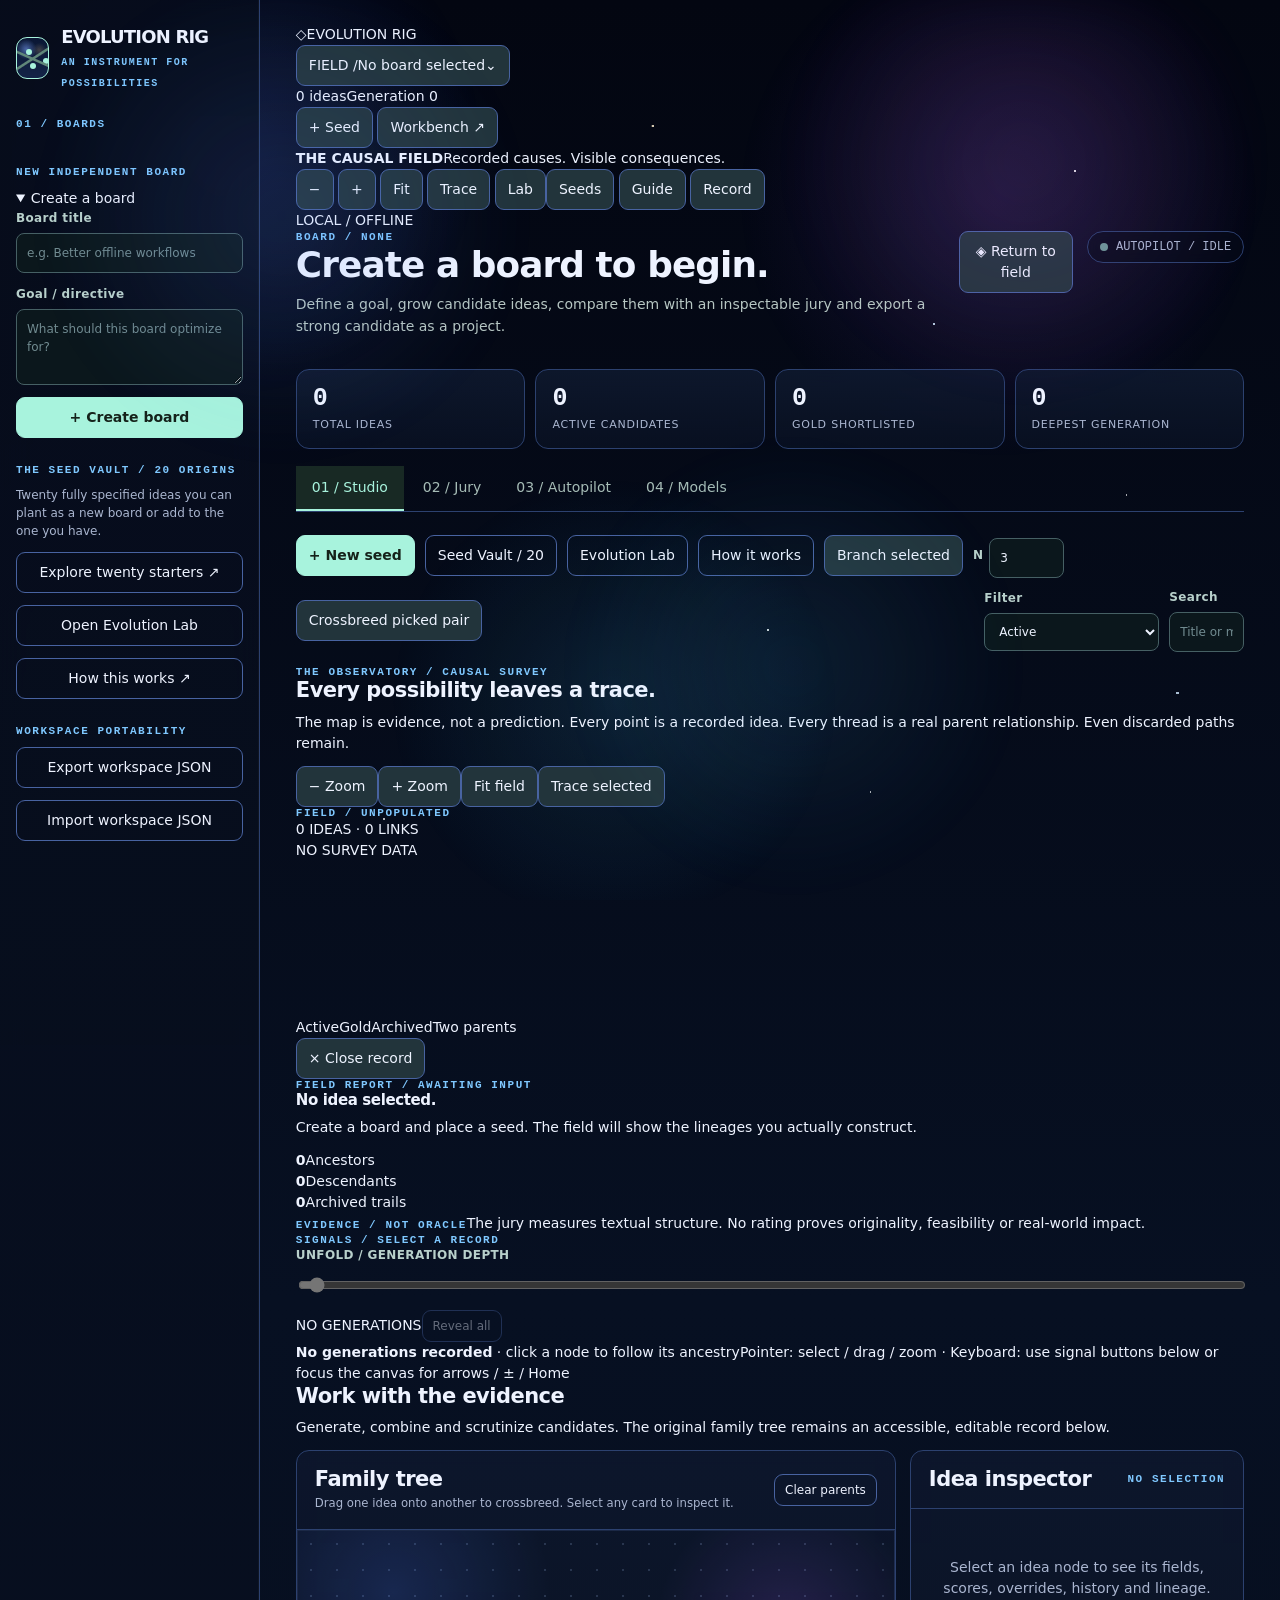
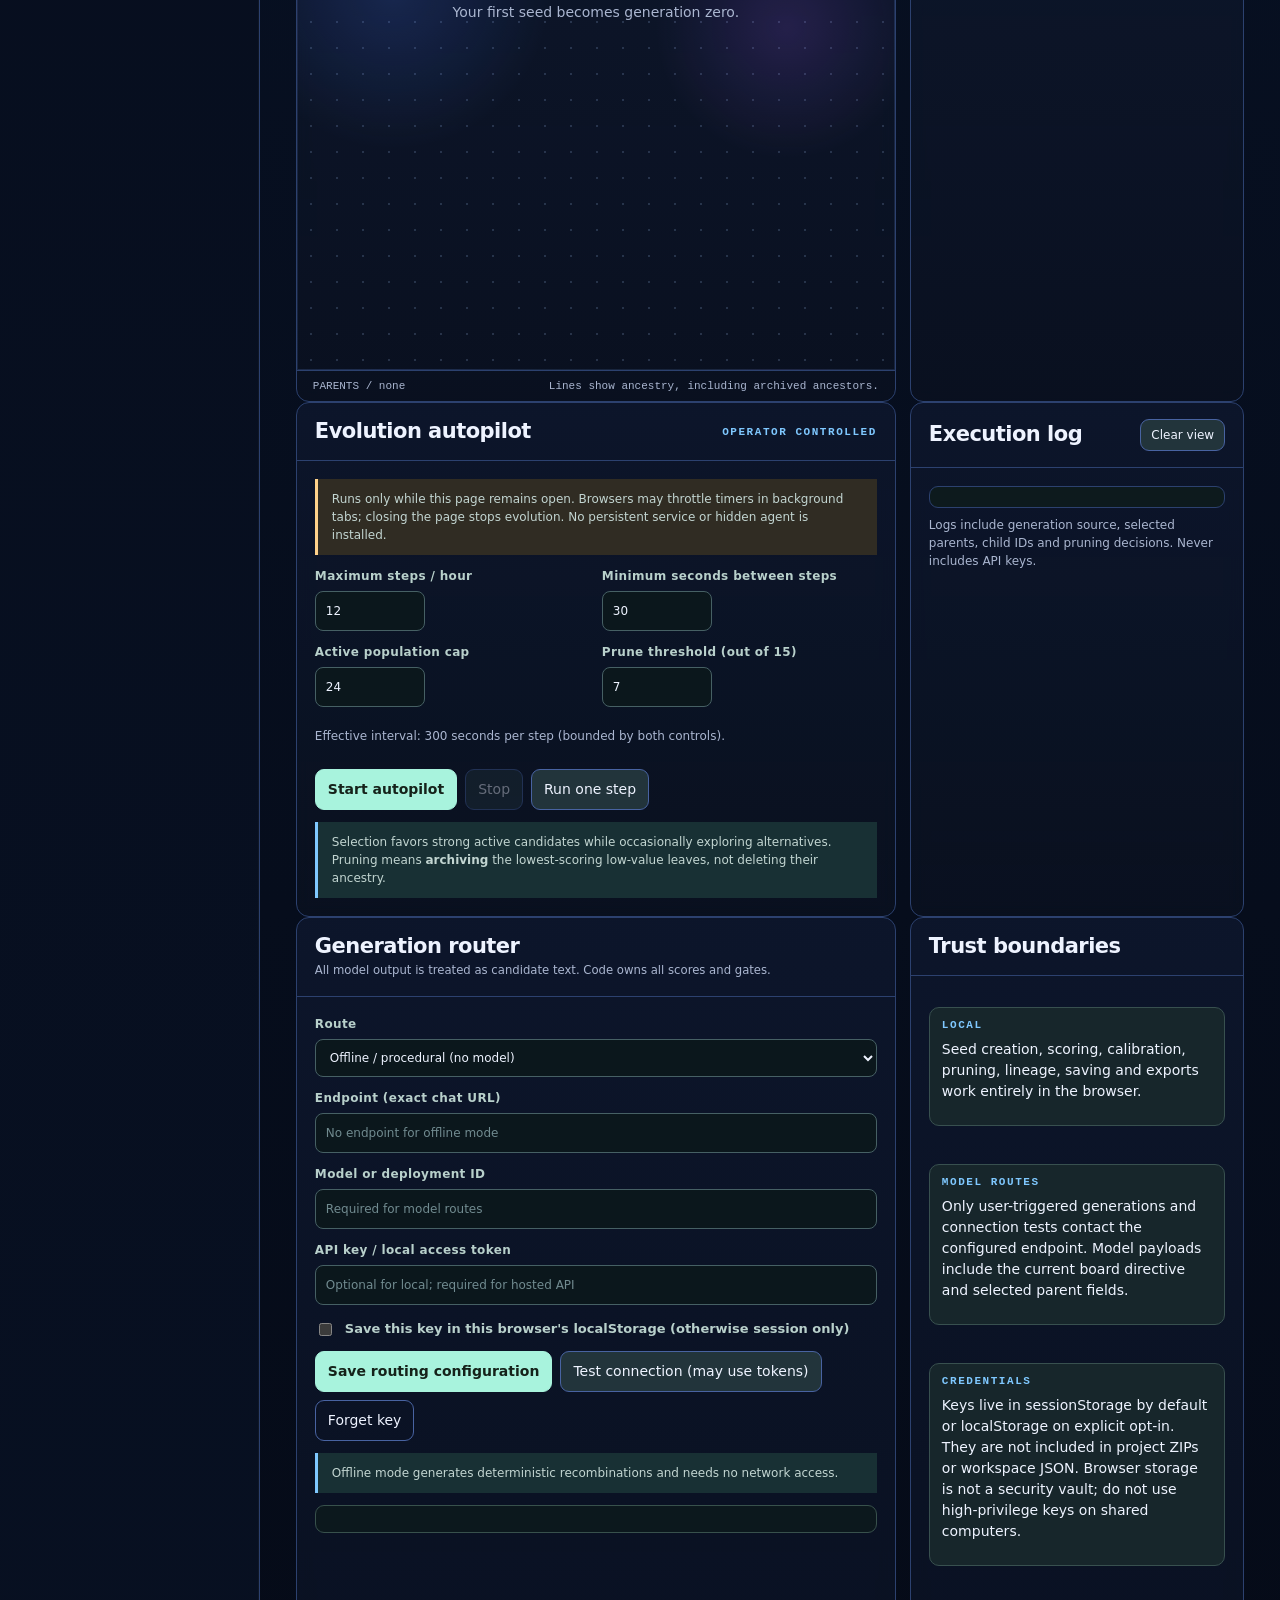
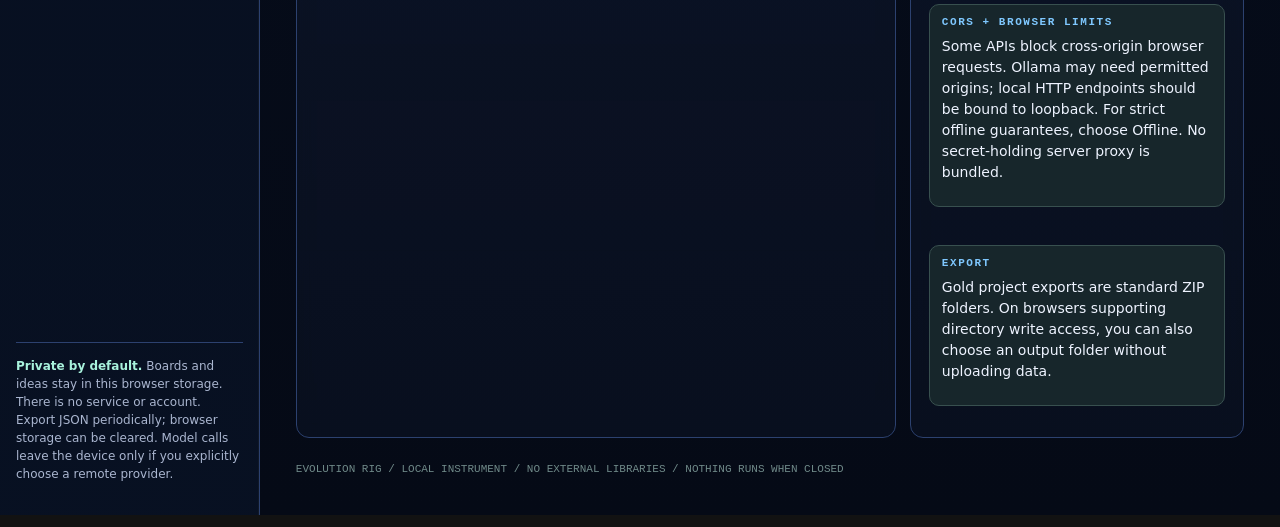
<file: source/shell.html>
<!doctype html>
<html lang="en">
<head>
<meta charset="utf-8"><meta name="viewport" content="width=device-width, initial-scale=1">
<meta name="color-scheme" content="dark"><title>Evolution Rig / Causal Observatory</title>
<style>
:root{--bg:#040915;--bg2:rgba(12,20,39,.82);--panel:rgba(18,29,56,.82);--panel2:rgba(25,37,66,.82);--line:#2c416f;--line2:#4863a1;--ink:#eef3ff;--muted:#aab6d0;--accent:#a8f3dd;--a2:#7fc8ff;--gold:#ffd28b;--red:#f3a3c3;--shadow:0 18px 54px rgba(0,0,0,.34);--round:13px;--mono:ui-monospace,SFMono-Regular,Consolas,monospace;--sans:system-ui,-apple-system,BlinkMacSystemFont,"Segoe UI",sans-serif}
*{box-sizing:border-box}html{scroll-behavior:smooth}body{margin:0;background:linear-gradient(180deg,#030611 0%,#071022 35%,#050a16 100%);color:var(--ink);font-family:var(--sans);font-size:14px;line-height:1.5;position:relative;overflow-x:hidden;isolation:isolate}body::before,body::after{content:"";position:fixed;inset:0;pointer-events:none;z-index:0}body::before{opacity:.92;background:radial-gradient(1px 1px at 4% 8%,rgba(255,255,255,.95) 98%,transparent),radial-gradient(1.2px 1.2px at 16% 74%,rgba(197,233,255,.88) 98%,transparent),radial-gradient(1.3px 1.3px at 26% 22%,rgba(255,255,255,.9) 98%,transparent),radial-gradient(1px 1px at 39% 62%,rgba(199,230,255,.88) 98%,transparent),radial-gradient(1.4px 1.4px at 51% 14%,rgba(255,240,209,.9) 98%,transparent),radial-gradient(1px 1px at 60% 70%,rgba(255,255,255,.88) 98%,transparent),radial-gradient(1.2px 1.2px at 73% 36%,rgba(211,234,255,.92) 98%,transparent),radial-gradient(1px 1px at 84% 19%,rgba(255,255,255,.92) 98%,transparent),radial-gradient(1.25px 1.25px at 92% 77%,rgba(211,234,255,.88) 98%,transparent),radial-gradient(1px 1px at 11% 43%,rgba(255,255,255,.8) 98%,transparent),radial-gradient(1px 1px at 30% 91%,rgba(255,255,255,.75) 98%,transparent),radial-gradient(1px 1px at 48% 46%,rgba(255,255,255,.75) 98%,transparent),radial-gradient(1px 1px at 68% 88%,rgba(255,255,255,.72) 98%,transparent),radial-gradient(1px 1px at 88% 55%,rgba(255,255,255,.7) 98%,transparent),radial-gradient(circle at 18% 16%,rgba(78,116,255,.16),transparent 20%),radial-gradient(circle at 78% 22%,rgba(158,96,255,.14),transparent 22%),radial-gradient(circle at 48% 78%,rgba(72,198,255,.12),transparent 24%);animation:starDrift 90s linear infinite}body::after{background:radial-gradient(circle at 22% 24%,rgba(91,142,255,.16),transparent 20%),radial-gradient(circle at 80% 18%,rgba(196,104,255,.14),transparent 19%),radial-gradient(circle at 62% 74%,rgba(76,192,255,.12),transparent 22%);filter:blur(32px);opacity:.85;animation:nebulaFloat 26s ease-in-out infinite alternate}button,input,textarea,select{font:inherit}button{cursor:pointer}button:disabled{opacity:.4;cursor:not-allowed}button:focus-visible,a:focus-visible,input:focus-visible,select:focus-visible,textarea:focus-visible,[tabindex]:focus-visible{outline:2px solid var(--accent);outline-offset:3px}::selection{background:#284269;color:#fff}a{color:var(--a2)}@keyframes starDrift{from{transform:translate3d(0,0,0)}to{transform:translate3d(-1.4%,1.2%,0)}}@keyframes nebulaFloat{from{transform:translate3d(0,0,0) scale(1)}to{transform:translate3d(1.5%,-1.2%,0) scale(1.05)}}
button{border:1px solid var(--line2);color:var(--ink);background:#22343b;border-radius:9px;padding:9px 12px;transition:background .15s,border-color .15s,transform .15s}button:hover:not(:disabled){background:#30494d;border-color:#759786}button:active:not(:disabled){transform:translateY(1px)}button.primary{background:var(--accent);color:#15221a;border-color:var(--accent);font-weight:800}button.primary:hover:not(:disabled){background:#d5f2b4}button.ghost{background:transparent}button.danger{color:#ffb7b7;border-color:#894950}button.sm{padding:6px 10px;font-size:12px}button.tiny{padding:4px 7px;font-size:11px}
input,textarea,select{background:#0b171c;border:1px solid #466064;border-radius:8px;padding:10px;color:var(--ink);width:100%;max-width:100%}input::placeholder,textarea::placeholder{color:#718b90}textarea{min-height:75px;resize:vertical}select{cursor:pointer}input[type=number]{max-width:110px}input[type=checkbox]{width:auto;accent-color:var(--accent)}label{display:block;font-size:12px;font-weight:700;letter-spacing:.03em;color:#b8d0cb}label input,label textarea,label select{display:block;margin-top:6px;font-weight:400;letter-spacing:0}label.check{display:flex;align-items:center;gap:10px;font-size:13px;letter-spacing:0}small,.muted{color:var(--muted)}p{margin:8px 0 12px}h1,h2,h3{margin:0;line-height:1.2;letter-spacing:-.025em}h1{font-size:clamp(26px,2.8vw,40px)}h2{font-size:21px}h3{font-size:15px}.eyebrow{color:var(--a2);font:700 11px var(--mono);letter-spacing:.14em;text-transform:uppercase}.mono{font-family:var(--mono)}.bar{display:flex;align-items:center;gap:8px;flex-wrap:wrap}.stretch{flex:1}.stack{display:grid;gap:12px}.tiny-note{font-size:12px;color:var(--muted)}.value{font-family:var(--mono);font-weight:800;color:var(--ink)}
.app{display:grid;grid-template-columns:260px minmax(0,1fr);min-height:100vh;position:relative}.rail{background:linear-gradient(180deg,rgba(7,13,28,.92),rgba(9,18,36,.86));backdrop-filter:blur(16px);border-right:1px solid var(--line);padding:23px 16px;display:flex;flex-direction:column;gap:26px;min-width:0;box-shadow:inset -1px 0 0 rgba(255,255,255,.03)}.brand{display:flex;gap:12px;align-items:center}.brand-icon{width:42px;height:42px;border:1px solid var(--accent);border-radius:11px;position:relative;background:radial-gradient(circle at 30% 28%,rgba(124,164,255,.55),transparent 28%),radial-gradient(circle at 72% 30%,rgba(240,194,122,.22),transparent 20%),linear-gradient(180deg,#0a1734,#142447)}.brand-icon:before,.brand-icon:after{content:"";position:absolute;background:var(--accent);width:6px;height:6px;border-radius:50%}.brand-icon:before{left:9px;top:11px;box-shadow:17px 9px 0 var(--accent)}.brand-icon:after{left:13px;bottom:9px}.brand-icon i{position:absolute;inset:0;background:linear-gradient(24deg,transparent 45%,#608779 47%,#608779 50%,transparent 52%),linear-gradient(-33deg,transparent 45%,#608779 47%,#608779 50%,transparent 52%)}.brand strong{display:block;font-size:18px;letter-spacing:-.045em}.brand small{font:700 10px var(--mono);letter-spacing:.15em;color:var(--a2)}.rail-section .eyebrow{margin-bottom:10px}.board-list{display:grid;gap:7px;max-height:36vh;overflow:auto}.board-entry{display:grid;text-align:left;width:100%;gap:4px;border-color:transparent;border-left:3px solid transparent;background:transparent;border-radius:8px}.board-entry:hover{background:#1a2c31}.board-entry.selected{border-left-color:var(--accent);background:#233934}.board-entry span{white-space:nowrap;overflow:hidden;text-overflow:ellipsis}.board-entry small{font:11px var(--mono);color:var(--muted)}.rail-note{margin-top:auto;border-top:1px solid var(--line);padding-top:14px;font-size:12px;color:var(--muted)}.rail-note strong{color:var(--accent)}.rail input,.rail textarea{font-size:12px}
.main{min-width:0;padding:24px clamp(14px,2.8vw,40px) 40px}.masthead{display:flex;align-items:flex-start;justify-content:space-between;gap:14px;margin-bottom:20px}.goal{max-width:900px;font-size:14px;color:#b7c7c3;line-height:1.55}.status-ribbon{display:flex;align-items:center;gap:8px;white-space:nowrap;border:1px solid var(--line);border-radius:99px;padding:8px 12px;font:12px var(--mono);color:var(--muted);background:rgba(7,12,24,.55);backdrop-filter:blur(6px)}.status-dot{height:8px;width:8px;border-radius:50%;background:#6b9794}.status-dot.running{background:var(--accent);box-shadow:0 0 0 3px #b9eb871a}.summary{display:grid;grid-template-columns:repeat(4,minmax(0,1fr));gap:10px;margin-bottom:17px}.summary .stat{background:linear-gradient(180deg,rgba(15,25,47,.88),rgba(10,18,35,.8));border:1px solid var(--line);border-radius:var(--round);padding:14px 16px;backdrop-filter:blur(10px)}.stat strong{font:800 25px var(--mono);letter-spacing:-.06em;display:block}.stat span{font-size:11px;color:var(--muted);text-transform:uppercase;letter-spacing:.07em}.tabs{border-bottom:1px solid var(--line);display:flex;gap:3px;overflow:auto;margin-bottom:20px}.tab{border:0;background:transparent;border-radius:0;border-bottom:2px solid transparent;color:#a6bcb6;padding:11px 16px;white-space:nowrap}.tab[aria-selected=true]{border-color:var(--accent);color:var(--accent);background:#182924}.view[hidden]{display:none!important}.panel{background:linear-gradient(180deg,rgba(14,23,45,.88),rgba(10,17,32,.82));border:1px solid var(--line);border-radius:var(--round);overflow:hidden;min-width:0;backdrop-filter:blur(8px)}.panel-head{padding:16px 18px;border-bottom:1px solid var(--line);display:flex;align-items:center;justify-content:space-between;gap:10px}.panel-body{padding:18px}.grid2{display:grid;grid-template-columns:minmax(0,1.4fr) minmax(290px,.78fr);gap:14px}.workbar{display:flex;gap:10px;flex-wrap:wrap;align-items:center;margin-bottom:14px}.workbar input{width:75px}.workbar .stretch{min-width:200px}.graph-wrap{overflow-x:auto;overflow-y:auto;max-height:70vh;min-height:440px;padding:16px;background:radial-gradient(circle at 16% 14%,rgba(80,126,255,.18) 0%,transparent 25%),radial-gradient(circle at 82% 22%,rgba(169,97,255,.16) 0%,transparent 22%),linear-gradient(180deg,#09111f,#08101d);background-image:radial-gradient(circle at 16% 14%,rgba(80,126,255,.18) 0%,transparent 25%),radial-gradient(circle at 82% 22%,rgba(169,97,255,.16) 0%,transparent 22%),radial-gradient(rgba(174,206,255,.18) .9px,transparent .9px);background-size:auto,auto,26px 26px;border:1px solid rgba(85,110,168,.22)}.graph-layout{position:relative;display:flex;gap:36px;align-items:flex-start;width:max-content;min-width:100%;padding:10px 16px 16px}.graph-edges{position:absolute;inset:0;z-index:0;pointer-events:none;overflow:visible}.generation{position:relative;z-index:1;width:228px;display:flex;flex-direction:column;gap:12px}.generation-head{font:800 11px var(--mono);color:#a0b8ad;letter-spacing:.1em;display:flex;justify-content:space-between;border-bottom:1px solid #35504f;padding:0 0 10px}.idea-card{border:1px solid #39565a;background:#192b30;border-radius:10px;padding:12px;text-align:left;min-height:126px;display:flex;flex-direction:column;gap:7px;cursor:grab;transition:border-color .14s,background .14s,transform .14s;user-select:none}.idea-card:hover{border-color:#82afa0;background:#22383c}.idea-card.selected{border-color:var(--accent);box-shadow:0 0 0 2px #b9eb8720}.idea-card.drag-over{outline:2px dashed var(--a2);outline-offset:2px}.idea-card.dragging{opacity:.45}.idea-card.archived{opacity:.55;border-style:dashed}.card-head{display:flex;justify-content:space-between;gap:8px}.card-title{font-size:13px;font-weight:800;line-height:1.35;word-break:break-word}.badge{font:800 10px var(--mono);border-radius:50px;border:1px solid #4e6961;padding:3px 7px;color:#c4e0d0;white-space:nowrap;height:max-content}.badge.gold{border-color:#b78842;background:#4a3520;color:var(--gold)}.card-desc{font-size:11px;color:var(--muted);line-height:1.45;display:-webkit-box;-webkit-line-clamp:3;-webkit-box-orient:vertical;overflow:hidden}.micro-score{font:11px var(--mono);margin-top:auto;color:#a6c4bf}.micro-score b{color:var(--accent)}.graph-empty{padding:45px 20px;text-align:center;color:var(--muted);max-width:580px;margin:auto}.graph-foot{font:11px var(--mono);color:var(--muted);padding:9px 16px;border-top:1px solid var(--line)}
.inspector-empty{padding:48px 22px;text-align:center;color:var(--muted)}.inspector{padding:18px;max-height:75vh;overflow:auto}.inspector h2{font-size:19px;margin:7px 0 10px;overflow-wrap:anywhere}.inspector p{font-size:13px}.detail-box{border:1px solid #38504f;border-radius:10px;padding:11px 12px;margin:13px 0;background:#17262b}.detail-box .eyebrow{margin-bottom:4px}.metric{display:grid;grid-template-columns:90px 50px minmax(0,1fr);gap:9px;align-items:center;margin:13px 0}.metric .bar-bg{height:7px;border-radius:8px;background:#304244;overflow:hidden}.metric .bar-bg i{display:block;background:var(--accent);height:100%}.metric .bar-bg i.overridden{background:var(--gold)}.metric strong{font:800 13px var(--mono)}.total-display{display:flex;align-items:center;justify-content:space-between;border-bottom:1px solid var(--line);padding:0 0 14px}.total-display strong{font:800 32px var(--mono);color:var(--accent)}.score-override{display:grid;grid-template-columns:1fr 1fr 1fr;gap:8px}.score-override label{font-size:11px}.lineage{display:flex;flex-wrap:wrap;gap:6px}.ancestor{border:1px solid #425b56;padding:5px 8px;border-radius:7px;background:#1e3234;font-size:11px;max-width:100%;text-align:left;word-break:break-word}.code-log{white-space:pre-wrap;overflow-wrap:anywhere;font:11px/1.7 var(--mono);background:#0c181d;border:1px solid #38514c;padding:13px;border-radius:9px;color:#c8d8ce;max-height:320px;overflow:auto}.code-log div+div{margin-top:6px}.hint{color:var(--muted);font-size:12px}
.field-grid{display:grid;grid-template-columns:repeat(2,minmax(0,1fr));gap:12px}.tall-form{display:grid;gap:12px;max-width:840px}.route-grid{display:grid;grid-template-columns:repeat(2,minmax(0,1fr));gap:14px}.option-row{display:flex;align-items:center;flex-wrap:wrap;gap:12px}.option-row label{display:flex;align-items:center;gap:8px}.option-row input[type=number]{margin:0}.juries{overflow:auto}.score-table{width:100%;border-collapse:collapse;font-size:12px}.score-table th{text-align:left;text-transform:uppercase;letter-spacing:.08em;color:var(--muted);font:700 10px var(--mono);padding:12px;border-bottom:1px solid var(--line)}.score-table td{padding:12px;border-bottom:1px solid #284044;vertical-align:top}.score-table tr:hover{background:#1b3034}.score-table td strong{color:var(--accent)}.score-table button{max-width:340px;text-align:left}.cal-grid{display:grid;grid-template-columns:repeat(4,minmax(0,1fr));gap:12px}.cal-card{border:1px solid #3d5553;border-radius:12px;padding:16px;background:#172a2c}.cal-card strong{display:block;font:800 28px var(--mono);margin:6px 0}.cal-card p{font-size:12px;color:var(--muted);margin:0}.runtime-log{max-height:330px;overflow:auto;background:#0d1a1d;padding:10px 14px;border-radius:9px;border:1px solid var(--line);font:12px/1.65 var(--mono);color:var(--muted)}.runtime-log p{margin:6px 0;padding-bottom:6px;border-bottom:1px solid #273d3e;font:inherit}.runtime-log span{color:var(--a2)}.notice{border-left:3px solid var(--a2);background:#183034;padding:11px 14px;color:#c2d5d1;font-size:12px}.notice.warn{border-color:var(--gold);background:#302c23}.two-action{display:grid;grid-template-columns:1fr 1fr;gap:10px}.chip{background:#254039;border-radius:99px;padding:4px 9px;color:var(--accent);font:11px var(--mono)}.empty{border:1px dashed var(--line2);border-radius:12px;padding:24px;color:var(--muted);text-align:center}
.dialog{background:#111f25;color:var(--ink);border:1px solid #58766d;border-radius:16px;width:min(780px,calc(100vw - 28px));max-height:89vh;padding:0;box-shadow:0 24px 120px #0009}.dialog::backdrop{background:#02080bcc;backdrop-filter:blur(3px)}.dialog-header{display:flex;justify-content:space-between;align-items:center;padding:19px 22px;border-bottom:1px solid var(--line)}.dialog-content{padding:22px;overflow-y:auto;max-height:calc(89vh - 140px)}.dialog-footer{display:flex;gap:10px;justify-content:flex-end;padding:14px 22px;border-top:1px solid var(--line)}.dialog form{display:flex;flex-direction:column;max-height:89vh}.toast{position:fixed;bottom:20px;right:20px;z-index:50;max-width:min(450px,calc(100vw - 40px));background:#274039;color:#f6ffec;border:1px solid #7eb59b;border-radius:10px;padding:12px 16px;box-shadow:var(--shadow);font-size:13px}.toast.error{background:#432a2b;border-color:#c77979}.toast[hidden]{display:none}.hide{display:none!important}
@media(max-width:1150px){.grid2{grid-template-columns:1fr}.graph-wrap{min-height:390px;max-height:60vh}.inspector{max-height:none}.rail{padding:18px 12px}.app{grid-template-columns:224px minmax(0,1fr)}}@media(max-width:760px){.app{grid-template-columns:1fr}.rail{border-right:0;border-bottom:1px solid var(--line);gap:12px;padding:15px;display:grid;grid-template-columns:1fr 1fr;align-items:start}.rail .brand{grid-column:1/-1}.rail-note{grid-column:1/-1;margin-top:0}.board-list{max-height:132px}.main{padding:17px 12px 30px}.masthead{flex-direction:column}.status-ribbon{align-self:flex-start}.summary{grid-template-columns:repeat(2,minmax(0,1fr))}.stat strong{font-size:21px}.tabs{margin-left:-12px;margin-right:-12px;padding-left:8px}.tab{padding:12px}.field-grid,.route-grid,.cal-grid{grid-template-columns:1fr}.graph-wrap{max-height:58vh}.generation{width:208px}.workbar .stretch{min-width:100%}.dialog-content{padding:14px}.two-action{grid-template-columns:1fr}}
@media(max-width:520px){.rail{grid-template-columns:1fr}.rail .brand,.rail-note{grid-column:auto}.rail-section{min-width:0}.board-list{max-height:180px}.rail input,.rail textarea{font-size:14px}.workbar label{max-width:100%}}
.evolution-lens{background:#1c2e2e;border-color:#4a766a}.evolution-lens summary{cursor:pointer;font:700 11px var(--mono);letter-spacing:.05em;color:var(--accent);padding:4px 0}.evolution-lens summary:focus-visible{outline:2px solid var(--accent);outline-offset:2px}.evolution-lens strong.gain{color:var(--accent)}.evolution-lens strong.loss{color:var(--gold)}.evolution-lens p{margin:8px 0}.evolution-lens p:last-child{margin-bottom:0}
@media(prefers-reduced-motion:reduce){*,*:before,*:after{scroll-behavior:auto!important;transition:none!important;animation:none!important}}
</style>
<!-- OBSERVATORY CSS -->
<!-- IMMERSIVE CSS -->
</head>
<body class="mode-immersive">
<div class="app">
<aside class="rail" id="workspaceRail" aria-label="Boards and workspace controls">
  <div class="brand"><div class="brand-icon" aria-hidden="true"><i></i></div><div><strong>EVOLUTION RIG</strong><small>AN INSTRUMENT FOR POSSIBILITIES</small></div></div>
  <section class="rail-section"><div class="eyebrow">01 / Boards</div><div id="boardList" class="board-list" role="list" aria-label="Available boards"></div></section>
  <section class="rail-section"><div class="eyebrow">New independent board</div><details class="create-board-details" id="boardComposer" open><summary>Create a board</summary>
    <form id="boardForm" class="stack"><label>Board title<input name="title" required maxlength="120" placeholder="e.g. Better offline workflows"></label><label>Goal / directive<textarea name="objective" required maxlength="1600" rows="3" placeholder="What should this board optimize for?"></textarea></label><button class="primary" type="submit">+ Create board</button></form></details>
  </section>
  <section class="rail-section"><div class="eyebrow">The Seed Vault / 20 origins</div><p class="tiny-note">Twenty fully specified ideas you can plant as a new board or add to the one you have.</p><div class="stack"><button type="button" class="ghost" id="boardStarters">Explore twenty starters ↗</button><button type="button" class="ghost" id="boardLab" aria-haspopup="dialog" aria-controls="rigLab">Open Evolution Lab</button><button type="button" class="ghost" id="boardGuide" aria-haspopup="dialog" aria-controls="guideDialog">How this works ↗</button></div></section>
  <section class="rail-section"><div class="eyebrow">Workspace portability</div><div class="stack"><button class="ghost" id="downloadWorkspace" type="button">Export workspace JSON</button><button class="ghost" id="importWorkspace" type="button">Import workspace JSON</button><input hidden id="workspaceFile" type="file" accept=".json,application/json"></div></section>
  <div class="rail-note"><strong>Private by default.</strong> Boards and ideas stay in this browser storage. There is no service or account. Export JSON periodically; browser storage can be cleared. Model calls leave the device only if you explicitly choose a remote provider. <div id="storageNotice" class="tiny-note" style="margin-top:9px"></div></div>
</aside>
<main class="main" id="main">
  <div class="immersion-hud" id="immersionHud" role="toolbar" aria-label="Causal field operations">
    <div class="hud-signature" aria-hidden="true"><span class="hud-sigil">◇</span><span class="hud-wordmark">E<span>VOLUTION</span> RIG</span></div>
    <button type="button" id="hudBoards" class="hud-board" aria-label="Open board switcher and workspace controls" aria-controls="workspaceRail" aria-expanded="false"><span class="hud-prefix">FIELD /</span><span id="hudBoardName">No board selected</span><span aria-hidden="true">⌄</span></button>
    <span class="hud-flex"></span>
    <div class="hud-telemetry" aria-label="Current field statistics"><span id="hudIdeaCount">0 ideas</span><i aria-hidden="true"></i><span id="hudGeneration">Generation 0</span></div>
    <button type="button" id="hudNewSeed" class="hud-button hud-button-primary">+ Seed</button>
    <button type="button" id="hudWorkbench" class="hud-button" aria-label="Open complete Evolution Rig workbench">Workbench <span aria-hidden="true">↗</span></button>
  </div>
  <div class="hud-dock" id="immersionDock" role="toolbar" aria-label="Causal field navigation">
    <div class="hud-dock-heading"><b>THE CAUSAL FIELD</b><span>Recorded causes. Visible consequences.</span></div>
    <div class="hud-dock-actions">
      <button id="hudZoomOut" type="button" aria-label="Zoom out" title="Zoom out">−</button>
      <button id="hudZoomIn" type="button" aria-label="Zoom in" title="Zoom in">+</button>
      <button id="hudFit" type="button" aria-label="Fit complete field" title="Fit field">Fit</button>
      <button id="hudTrace" type="button" aria-label="Center on selected idea" title="Trace selected idea">Trace</button>
      <button id="hudLab" type="button" aria-haspopup="dialog" aria-controls="rigLab" title="Open Evolution Lab">Lab</button><button id="hudStarters" type="button" aria-haspopup="dialog" aria-controls="starterDialog" aria-label="Explore twenty starter ideas">Seeds</button>
      <button id="hudGuide" type="button" aria-haspopup="dialog" aria-controls="guideDialog" aria-label="Open the field manual">Guide</button>
      <button id="hudInfo" type="button" aria-expanded="false" aria-controls="atlasNotebook" aria-label="Show selected idea field report">Record</button>
    </div>
    <span class="hud-dock-end" id="hudRoute">LOCAL / OFFLINE</span>
  </div>

  <header class="masthead"><div><div class="eyebrow" id="boardKicker">BOARD / NONE</div><h1 id="boardTitle">Create a board to begin.</h1><p id="boardObjective" class="goal">Define a goal, grow candidate ideas, compare them with an inspectable jury and export a strong candidate as a project.</p></div><button type="button" id="resumeImmersion" class="resume-immersion">◈ Return to field</button><div class="status-ribbon" id="autoStatus"><span class="status-dot" id="autoDot"></span><span id="autoStatusLabel">AUTOPILOT / IDLE</span></div></header>
  <section class="summary" aria-label="Board statistics"><div class="stat"><strong id="statTotal">0</strong><span>Total ideas</span></div><div class="stat"><strong id="statActive">0</strong><span>Active candidates</span></div><div class="stat"><strong id="statGold">0</strong><span>Gold shortlisted</span></div><div class="stat"><strong id="statGenerations">0</strong><span>Deepest generation</span></div></section>
  <nav class="tabs" id="viewTabs" role="tablist" aria-label="Workspace areas"><button class="tab" data-view="studio" role="tab" aria-selected="true">01 / Studio</button><button class="tab" data-view="jury" role="tab" aria-selected="false">02 / Jury</button><button class="tab" data-view="autopilot" role="tab" aria-selected="false">03 / Autopilot</button><button class="tab" data-view="models" role="tab" aria-selected="false">04 / Models</button></nav>
  <section class="view" id="studio" role="tabpanel" aria-label="Idea studio">
    <div class="workbar"><button class="primary" id="newSeed">+ New seed</button><button class="ghost" id="workbenchStarters" aria-haspopup="dialog" aria-controls="starterDialog">Seed Vault / 20</button><button class="ghost" id="workbenchLab" type="button" aria-haspopup="dialog" aria-controls="rigLab">Evolution Lab</button><button class="ghost" id="workbenchGuide" aria-haspopup="dialog" aria-controls="guideDialog">How it works</button><button id="branchSelected">Branch selected</button><label class="bar" style="gap:6px">N <input type="number" id="branchCount" min="1" max="8" step="1" value="3" aria-label="Number of branch children"></label><button id="crossPicked">Crossbreed picked pair</button><span class="stretch"></span><label>Filter <select id="nodeFilter"><option value="active">Active</option><option value="all">All, including archived</option><option value="gold">Gold only</option></select></label><label>Search <input id="nodeSearch" placeholder="Title or mechanism" aria-label="Search ideas"></label></div>
    <section class="observatory" id="observatory" aria-labelledby="atlasTitle">
    <header class="obs-head"><div><div class="eyebrow">THE OBSERVATORY / CAUSAL SURVEY</div><h2 id="atlasTitle">Every possibility leaves a trace.</h2><p>The map is evidence, not a prediction. Every point is a recorded idea. Every thread is a real parent relationship. Even discarded paths remain.</p></div><div class="obs-controls" aria-label="Observatory navigation"><button id="atlasZoomOut" aria-label="Zoom out" title="Zoom out">− Zoom</button><button id="atlasZoomIn" aria-label="Zoom in" title="Zoom in">+ Zoom</button><button data-atlas-reset id="atlasReset" title="Fit full field (Home)">Fit field</button><button class="obs-focus" id="atlasFocus" title="Center and magnify selected idea">Trace selected</button></div></header>
    <div class="obs-grid"><div class="atlas-field"><div class="atlas-hud"><div class="eyebrow">FIELD / <span id="atlasModeLabel">UNPOPULATED</span></div><div class="atlas-readout" id="atlasReadout">0 IDEAS · 0 LINKS<br>NO SURVEY DATA</div></div><aside class="field-prologue" id="fieldPrologue" aria-labelledby="fieldPrologueTitle" hidden><span class="field-prologue-label">FIELD NOTE / ORIGIN ZERO</span><h2 id="fieldPrologueTitle">Everything begins with a choice.</h2><p id="fieldPrologueText">The field will record every lineage you create. No invented paths. No erased ancestors.</p><button id="fieldPrologueStart" type="button">Open a board <span aria-hidden="true">↗</span></button><button id="fieldPrologueStarters" type="button" aria-haspopup="dialog" aria-controls="starterDialog">Browse 20 starter ideas <span aria-hidden="true">↗</span></button><button id="fieldPrologueGuide" type="button" aria-haspopup="dialog" aria-controls="guideDialog">Read the field manual <span aria-hidden="true">↗</span></button></aside><canvas id="atlasCanvas" tabindex="0" role="img" aria-label="Interactive causal field. Every point corresponds to an idea; links show recorded ancestry. Click or tap a point to select. Drag to pan, scroll to zoom. Use the adjacent list, family tree, or jury table for keyboard and screen-reader access.">Your ideas and ancestry are also available in the accessible family tree and jury table below.</canvas><div class="atlas-key" aria-label="Diagram legend"><span><i class="key-mark"></i>Active</span><span><i class="key-mark gold"></i>Gold</span><span><i class="key-mark archive"></i>Archived</span><span><i class="key-mark hybrid"></i>Two parents</span></div></div>
    <aside class="atlas-notebook" id="atlasNotebook" aria-label="Selected idea and survey findings"><button id="atlasCloseNotebook" type="button" aria-label="Close field report">× <span>Close record</span></button><div class="atlas-focus" aria-live="polite" aria-atomic="true"><div class="eyebrow" id="atlasFocusKicker">FIELD REPORT / AWAITING INPUT</div><h3 id="atlasFocusTitle">No idea selected.</h3><p id="atlasNarrative">Create a board and place a seed. The field will show the lineages you actually construct.</p></div><div class="atlas-evidence" aria-label="Trace counts"><div><strong id="atlasAncestorCount">0</strong><span>Ancestors</span></div><div><strong id="atlasDescendantCount">0</strong><span>Descendants</span></div><div><strong id="atlasArchiveCount">0</strong><span>Archived trails</span></div></div><div class="atlas-trace"><span class="eyebrow">EVIDENCE / NOT ORACLE</span><span id="atlasTraceText">The jury measures textual structure. No rating proves originality, feasibility or real-world impact.</span></div><div class="atlas-recent"><div class="eyebrow">SIGNALS / SELECT A RECORD</div><div class="atlas-index" id="atlasIndex" role="group" aria-label="Notable ideas in the current board"></div></div></aside></div>
    <div class="depth-bar" aria-label="Timeline depth exploration"><label for="atlasDepth">UNFOLD / GENERATION DEPTH</label><input id="atlasDepth" type="range" min="0" max="0" value="0" step="1" aria-label="Show ideas through generation" disabled><output id="atlasDepthLabel" for="atlasDepth">NO GENERATIONS</output><button id="atlasUnfoldAll" class="sm ghost" disabled>Reveal all</button></div>
    <div class="obs-foot"><span><strong id="atlasFootSummary">No generations recorded</strong> · click a node to follow its ancestry</span><span>Pointer: select / drag / zoom · Keyboard: use signal buttons below or focus the canvas for arrows / ± / Home</span></div>
  </section>
  <div class="workbench-divider"><h2>Work with the evidence</h2><p>Generate, combine and scrutinize candidates. The original family tree remains an accessible, editable record below.</p></div>
    <div class="grid2"><section class="panel"><div class="panel-head"><div><h2>Family tree</h2><small>Drag one idea onto another to crossbreed. Select any card to inspect it.</small></div><button class="sm ghost" id="clearPick">Clear parents</button></div><div class="graph-wrap" id="graphWrap"><div class="graph-layout" id="graphLayout"><svg class="graph-edges" id="graphEdges" aria-hidden="true"></svg><div id="graphEmpty" class="graph-empty">Your first seed becomes generation zero.</div></div></div><div class="graph-foot"><span id="pickedLabel">PARENTS / none</span> <span style="float:right">Lines show ancestry, including archived ancestors.</span></div></section>
    <aside class="panel" aria-label="Selected idea inspector"><div class="panel-head"><h2>Idea inspector</h2><span class="eyebrow" id="inspectId">NO SELECTION</span></div><div id="inspector" class="inspector-empty">Select an idea node to see its fields, scores, overrides, history and lineage.</div></aside></div>
  </section>
  <section class="view" id="jury" role="tabpanel" aria-label="Jury and calibration" hidden>
    <div class="panel" style="margin-bottom:15px"><div class="panel-head"><div><h2>Reference anchor calibration</h2><small>Fixed weak / medium / strong fixtures; computed in JavaScript, never awarded by a language model.</small></div><span class="chip" id="calibrationBadge">CALIBRATING</span></div><div class="panel-body"><div id="anchorCards" class="cal-grid"></div><p class="tiny-note">Metric normalization uses the weak and strong fixtures. The medium fixture must land between them. Gold is blocked if anchor checks fail. This is a structural rubric, not external validation of market novelty or technical correctness.</p><button id="rerunAnchors" class="sm">Re-run reference jury</button></div></div>
    <div class="panel"><div class="panel-head"><div><h2>Candidate jury ledger</h2><small>Every verdict is recalculable and every override is logged in the node inspector.</small></div></div><div class="juries"><table class="score-table"><thead><tr><th>Candidate</th><th>Origin</th><th>Originality</th><th>Feasibility</th><th>Impact</th><th>Total</th><th>Decision</th></tr></thead><tbody id="juryRows"></tbody></table></div></div>
  </section>
  <section class="view" id="autopilot" role="tabpanel" aria-label="Autonomous evolution">
    <div class="grid2"><section class="panel"><div class="panel-head"><h2>Evolution autopilot</h2><span class="eyebrow">OPERATOR CONTROLLED</span></div><div class="panel-body stack">
      <div class="notice warn">Runs only while this page remains open. Browsers may throttle timers in background tabs; closing the page stops evolution. No persistent service or hidden agent is installed.</div>
      <div class="field-grid"><label>Maximum steps / hour<input id="stepsPerHour" type="number" min="1" max="120" value="12"></label><label>Minimum seconds between steps<input id="secondsBetween" type="number" min="5" max="3600" value="30"></label><label>Active population cap<input id="populationCap" type="number" min="4" max="250" value="24"></label><label>Prune threshold (out of 15)<input id="pruneThreshold" type="number" min="3" max="12" value="7"></label></div>
      <p class="hint" id="effectiveCadence">Effective interval: 300 seconds per step (bounded by both controls).</p>
      <div class="bar"><button class="primary" id="startAuto">Start autopilot</button><button id="stopAuto" disabled>Stop</button><button id="stepOnce">Run one step</button></div>
      <div class="notice">Selection favors strong active candidates while occasionally exploring alternatives. Pruning means <strong>archiving</strong> the lowest-scoring low-value leaves, not deleting their ancestry.</div>
    </div></section><section class="panel"><div class="panel-head"><h2>Execution log</h2><button class="sm" id="clearRuntimeLog">Clear view</button></div><div class="panel-body"><div id="runtimeLog" class="runtime-log" aria-live="polite"></div><p class="tiny-note">Logs include generation source, selected parents, child IDs and pruning decisions. Never includes API keys.</p></div></section></div>
  </section>
  <section class="view" id="models" role="tabpanel" aria-label="Model and network configuration">
    <div class="grid2"><section class="panel"><div class="panel-head"><div><h2>Generation router</h2><small>All model output is treated as candidate text. Code owns all scores and gates.</small></div></div><div class="panel-body tall-form">
      <label>Route<select id="provider"><option value="offline">Offline / procedural (no model)</option><option value="ollama">Ollama / local</option><option value="lmstudio">LM Studio / local</option><option value="mlx">MLX / OpenAI-compatible</option><option value="openrouter">OpenRouter / API</option><option value="anthropic">Anthropic / API</option><option value="openai">OpenAI / API</option><option value="azure">Azure OpenAI / API</option></select></label>
      <label>Endpoint (exact chat URL)<input id="endpoint" type="url" spellcheck="false" placeholder="No endpoint for offline mode"></label><label>Model or deployment ID<input id="modelId" spellcheck="false" placeholder="Required for model routes"></label>
      <label>API key / local access token<input id="apiKey" type="password" autocomplete="off" spellcheck="false" placeholder="Optional for local; required for hosted API"></label>
      <label class="check"><input type="checkbox" id="persistKey"> Save this key in this browser's localStorage (otherwise session only)</label>
      <div class="bar"><button class="primary" id="saveRouter">Save routing configuration</button><button id="probeRouter">Test connection (may use tokens)</button><button class="ghost" id="forgetKey">Forget key</button></div>
      <div class="notice" id="routerWarning">Offline mode generates deterministic recombinations and needs no network access.</div>
      <div class="code-log" id="routerState" role="status" aria-live="polite"></div>
    </div></section><section class="panel"><div class="panel-head"><h2>Trust boundaries</h2></div><div class="panel-body stack"><div class="detail-box"><div class="eyebrow">LOCAL</div><p>Seed creation, scoring, calibration, pruning, lineage, saving and exports work entirely in the browser.</p></div><div class="detail-box"><div class="eyebrow">MODEL ROUTES</div><p>Only user-triggered generations and connection tests contact the configured endpoint. Model payloads include the current board directive and selected parent fields.</p></div><div class="detail-box"><div class="eyebrow">CREDENTIALS</div><p>Keys live in sessionStorage by default or localStorage on explicit opt-in. They are not included in project ZIPs or workspace JSON. Browser storage is not a security vault; do not use high-privilege keys on shared computers.</p></div><div class="detail-box"><div class="eyebrow">CORS + BROWSER LIMITS</div><p>Some APIs block cross-origin browser requests. Ollama may need permitted origins; local HTTP endpoints should be bound to loopback. For strict offline guarantees, choose Offline. No secret-holding server proxy is bundled.</p></div><div class="detail-box"><div class="eyebrow">EXPORT</div><p>Gold project exports are standard ZIP folders. On browsers supporting directory write access, you can also choose an output folder without uploading data.</p></div></div></section></div>
  </section>
  <footer style="margin-top:25px;color:#708a89;font:11px var(--mono)">EVOLUTION RIG / LOCAL INSTRUMENT / NO EXTERNAL LIBRARIES / NOTHING RUNS WHEN CLOSED</footer>
</main></div>
<dialog id="rigLab" aria-labelledby="rigLabTitle">
 <div class="rig-lab-shell">
  <header class="rig-lab-head"><div><span class="lab-overline">EVOLUTION RIG / MISSION CONTROL</span><h2 id="rigLabTitle">The Evolution Lab</h2><p>Real experiments. Inspectable trade-offs. Your universe, under your control.</p></div><button type="button" id="labClose" class="ghost">Close ×</button></header>
  <nav id="rigLabNav" class="rig-lab-nav" aria-label="Lab sections"></nav>
  <main id="rigLabBody" class="rig-lab-body" tabindex="-1"></main>
  <footer class="rig-lab-foot"><span id="labContext">LOCAL / NOTHING CHANGES UNTIL YOU ACT</span><span id="labStatus" role="status" aria-live="polite"></span></footer>
 </div>
</dialog>
<div class="hud-scrim" id="hudScrim" hidden aria-hidden="true"></div>
<dialog id="starterDialog" aria-labelledby="starterHeading" aria-describedby="starterIntro">
  <div class="starter-shell">
    <header class="starter-head"><div><div class="starter-kicker">EVOLUTION RIG / ORIGIN LIBRARY · 20</div><h2 id="starterHeading">The Seed Vault<span aria-hidden="true">.</span></h2><p id="starterIntro">Twenty possible beginnings. Every one has a mechanism, a first experiment and a way to fail. Choose one; the future is yours to grow.</p></div><button type="button" class="starter-close" id="starterClose" aria-label="Close starter ideas">✕ <span>Close</span></button></header>
    <div class="starter-filterbar"><label class="starter-search-label" for="starterSearch">FIND A BEGINNING<input id="starterSearch" type="search" placeholder="Search ideas, problems, mechanisms…" autocomplete="off"></label><div class="starter-filter-buttons" id="starterFilters" role="group" aria-label="Starter idea themes"></div></div>
    <div class="starter-catalog">
      <section class="starter-list-panel" aria-label="Starter idea choices"><div class="starter-section-title"><span>SELECT AN ORIGIN</span><output id="starterCount" aria-live="polite">20 ideas</output></div><div class="starter-list" id="starterList"></div></section>
      <section class="starter-detail-panel" id="starterDetailPanel" aria-labelledby="starterName"><div class="starter-detail-intro"><span class="starter-current-index" id="starterCurrentIndex">ORIGIN 01 / 20</span><span class="starter-category-tag" id="starterCurrentCategory">SYSTEMS</span><h3 id="starterName" aria-live="polite">Select a beginning</h3><p class="starter-promise" id="starterPromise"></p></div><div class="starter-detail-chapters"><div><b>THE TENSION</b><p id="starterProblem"></p></div><div><b>THE MECHANISM</b><p id="starterMechanism"></p></div><div><b>FIRST CONTACT WITH REALITY</b><p id="starterPlan"></p></div><div><b>WHAT WOULD PROVE IT?</b><p id="starterValidation"></p></div><div><b>THE COST OF GETTING IT WRONG</b><p id="starterRisks"></p></div></div></section>
    </div>
    <footer class="starter-foot"><span id="starterBoardContext">No board selected. Make a new one to begin.</span><div class="starter-actions"><button type="button" id="starterEdit" class="ghost" disabled>Edit first</button><button type="button" id="starterIntoBoard" class="ghost" disabled>Add to current board</button><button type="button" id="starterNewBoard" class="primary">Plant as new board ↗</button></div></footer>
  </div>
</dialog>
<dialog id="guideDialog" aria-labelledby="guideHeading" aria-describedby="guideIntro">
  <div class="guide-shell">
    <header class="guide-head"><div><div class="guide-kicker">EVOLUTION RIG / FIELD MANUAL</div><h2 id="guideHeading">How the rig works<span aria-hidden="true">.</span></h2><p id="guideIntro">This is a local-first idea greenhouse. You define a board, plant seeds, branch or crossbreed them, inspect the results with a visible jury, and keep the ancestry. Nothing runs when the page is closed.</p></div><button type="button" class="guide-close" id="guideClose" aria-label="Close field manual">✕ <span>Close</span></button></header>
    <div class="guide-grid">
      <section class="guide-card"><span>01 / BOARDS</span><h3>Boards are mission containers.</h3><p>Each board has one title and one objective. A board is the universe where related ideas live, evolve, and get judged together.</p></section>
      <section class="guide-card"><span>02 / SEEDS</span><h3>Seeds are structured idea records.</h3><p>Every seed keeps the same evidence fields: problem, audience, mechanism, difference, plan, validation, benefit, constraints, and risks.</p></section>
      <section class="guide-card"><span>03 / EVOLUTION</span><h3>Branching explores nearby futures.</h3><p><strong>Branch selected</strong> spawns children from one parent. <strong>Crossbreed picked pair</strong> combines two chosen parents. Archived ideas keep their ancestry instead of disappearing.</p></section>
      <section class="guide-card"><span>04 / THE JURY</span><h3>Scores are structural, not prophetic.</h3><p>The jury compares originality, feasibility, and impact using local rules. Gold is a shortlist flag, not proof that an idea will succeed in the real world.</p></section>
      <section class="guide-card"><span>05 / THE FIELD</span><h3>The observatory shows the causal map.</h3><p>Every point is a real idea. Every line is a recorded parent relationship. The field is evidence of what you actually created, not a fantasy prediction engine.</p></section>
      <section class="guide-card"><span>06 / THE SEED VAULT</span><h3>Starter ideas are curated launch vectors.</h3><p>Open <strong>Seed Vault / 20</strong> to browse authored beginnings. Plant one as a new board, add it to the current board, or edit it first.</p></section>
      <section class="guide-card"><span>07 / AUTOPILOT</span><h3>Autopilot is explicit and temporary.</h3><p>Autopilot only runs while this page stays open. The browser can throttle timers in background tabs. Closing the page stops the system.</p></section>
      <section class="guide-card"><span>08 / EXPORT + SAFETY</span><h3>Your data stays with you.</h3><p>Workspaces, projects, and model settings stay in the browser unless you export them. Hosted model routes are optional. Offline mode requires no network at all.</p></section>
    </div>
    <footer class="guide-foot"><p><strong>Quick start:</strong> create a board, plant one seed or open the Seed Vault, branch a few candidates, inspect the jury ledger, then export the strongest path.</p><button type="button" class="primary" id="guideCloseAction">Return to the field</button></footer>
  </div>
</dialog>
<dialog class="dialog" id="ideaDialog" aria-labelledby="dialogTitle"><form id="ideaForm" novalidate><div class="dialog-header"><div><div class="eyebrow" id="dialogKicker">NEW / SEED</div><h2 id="dialogTitle">Create idea</h2></div><button type="button" class="ghost sm" id="closeDialog" aria-label="Close">Close</button></div><div class="dialog-content"><div class="field-grid" id="ideaFields"><label style="grid-column:1/-1">Title *<input name="title" required maxlength="160" placeholder="A concrete idea title"></label><label style="grid-column:1/-1">Problem to solve<textarea name="problem" maxlength="2000" rows="2"></textarea></label><label>Target audience<textarea name="audience" maxlength="2000" rows="2"></textarea></label><label>Mechanism / how it works<textarea name="mechanism" maxlength="2000" rows="3"></textarea></label><label>Differentiation / original angle<textarea name="difference" maxlength="2000" rows="3"></textarea></label><label>First execution plan<textarea name="plan" maxlength="2000" rows="3"></textarea></label><label>Validation method<textarea name="validation" maxlength="2000" rows="3"></textarea></label><label>Expected impact / benefit<textarea name="benefit" maxlength="2000" rows="3"></textarea></label><label>Constraints<textarea name="constraints" maxlength="2000" rows="3"></textarea></label><label style="grid-column:1/-1">Risks / unknowns<textarea name="risks" maxlength="2000" rows="2"></textarea></label></div></div><div class="dialog-footer"><button id="cancelIdea" type="button">Cancel</button><button class="primary" id="submitIdea" type="submit">Save idea</button></div></form></dialog>
<div class="toast" id="toast" hidden role="status" aria-live="polite"></div>
<script>/* CORE */</script>
<script>/* STARTER IDEAS */</script>
<script>/* UPLIFT CORE */</script>
<script>/* OBSERVATORY */</script>
<script>/* UPLIFT UI */</script>
<script>/* APP */</script>
<!-- STARTER CSS -->
<!-- UPLIFT CSS -->
<script>/* IMMERSIVE */</script>
</body></html>
</file>
